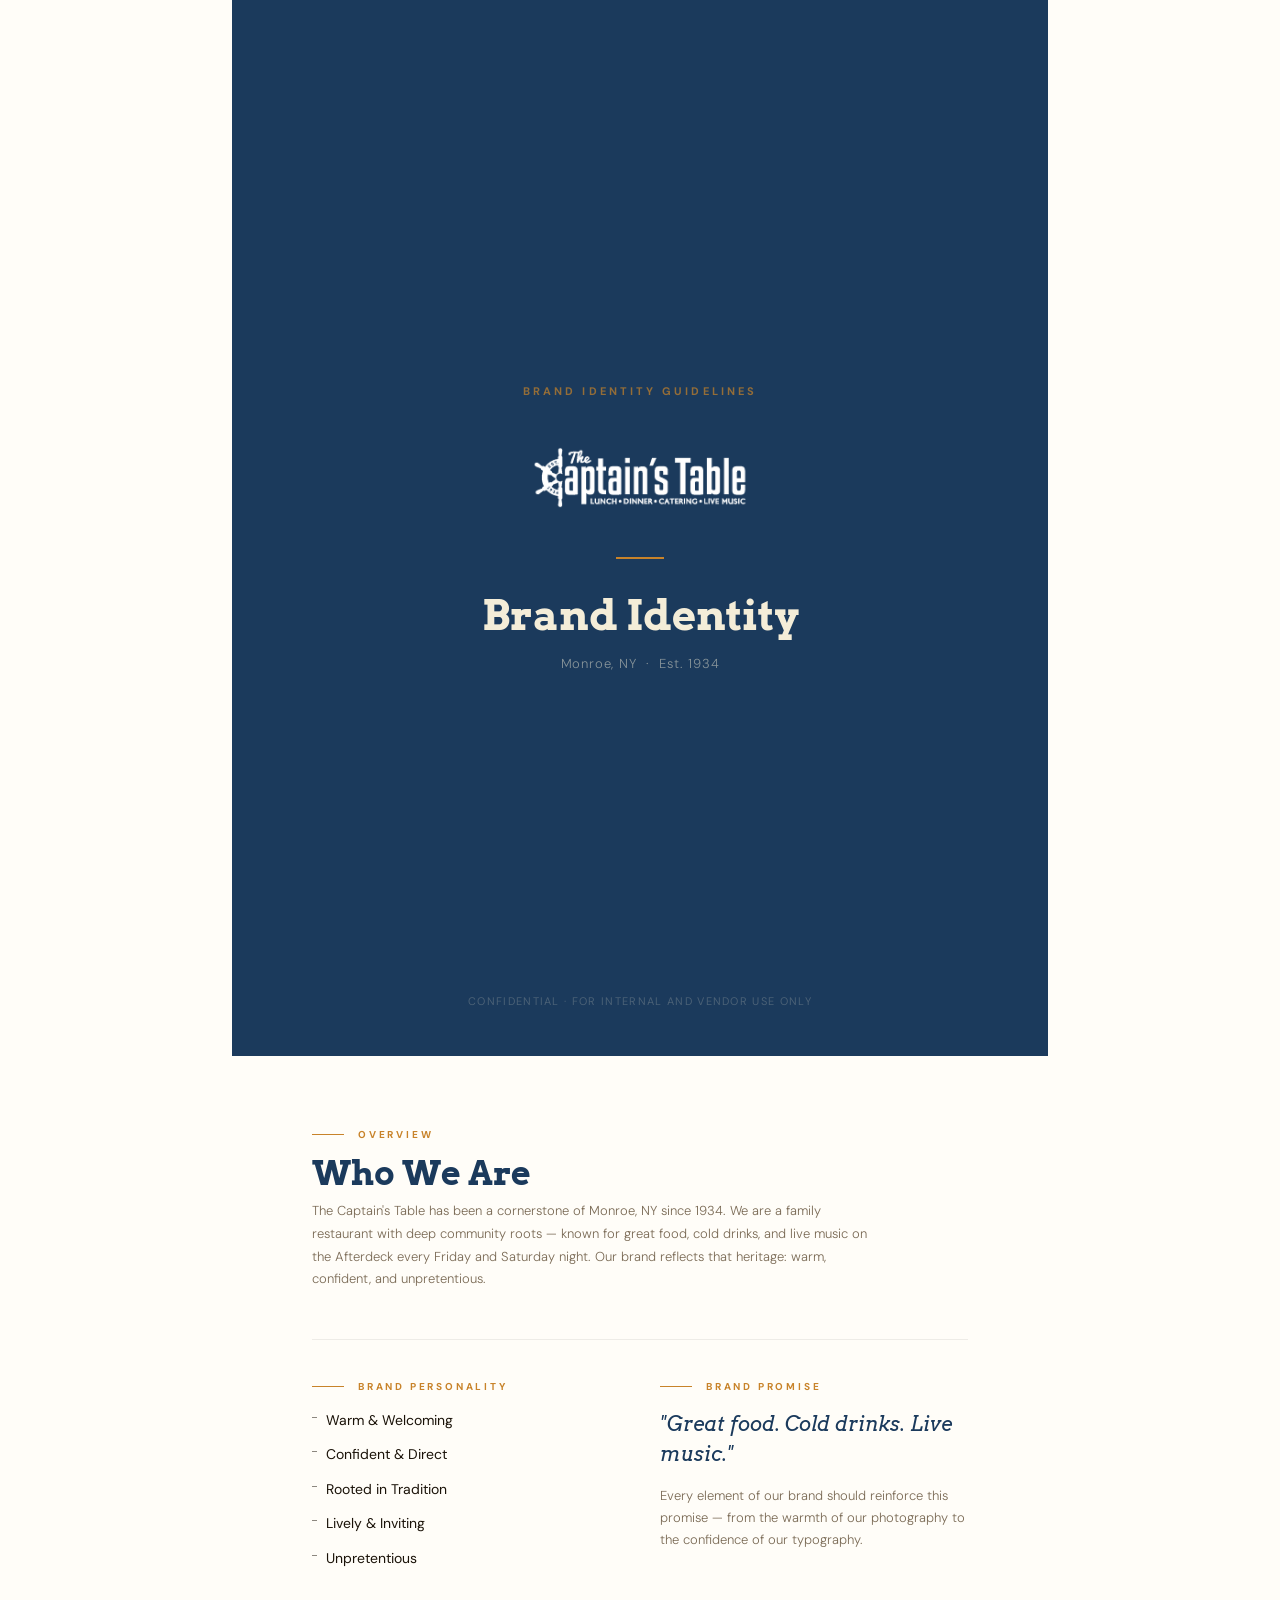
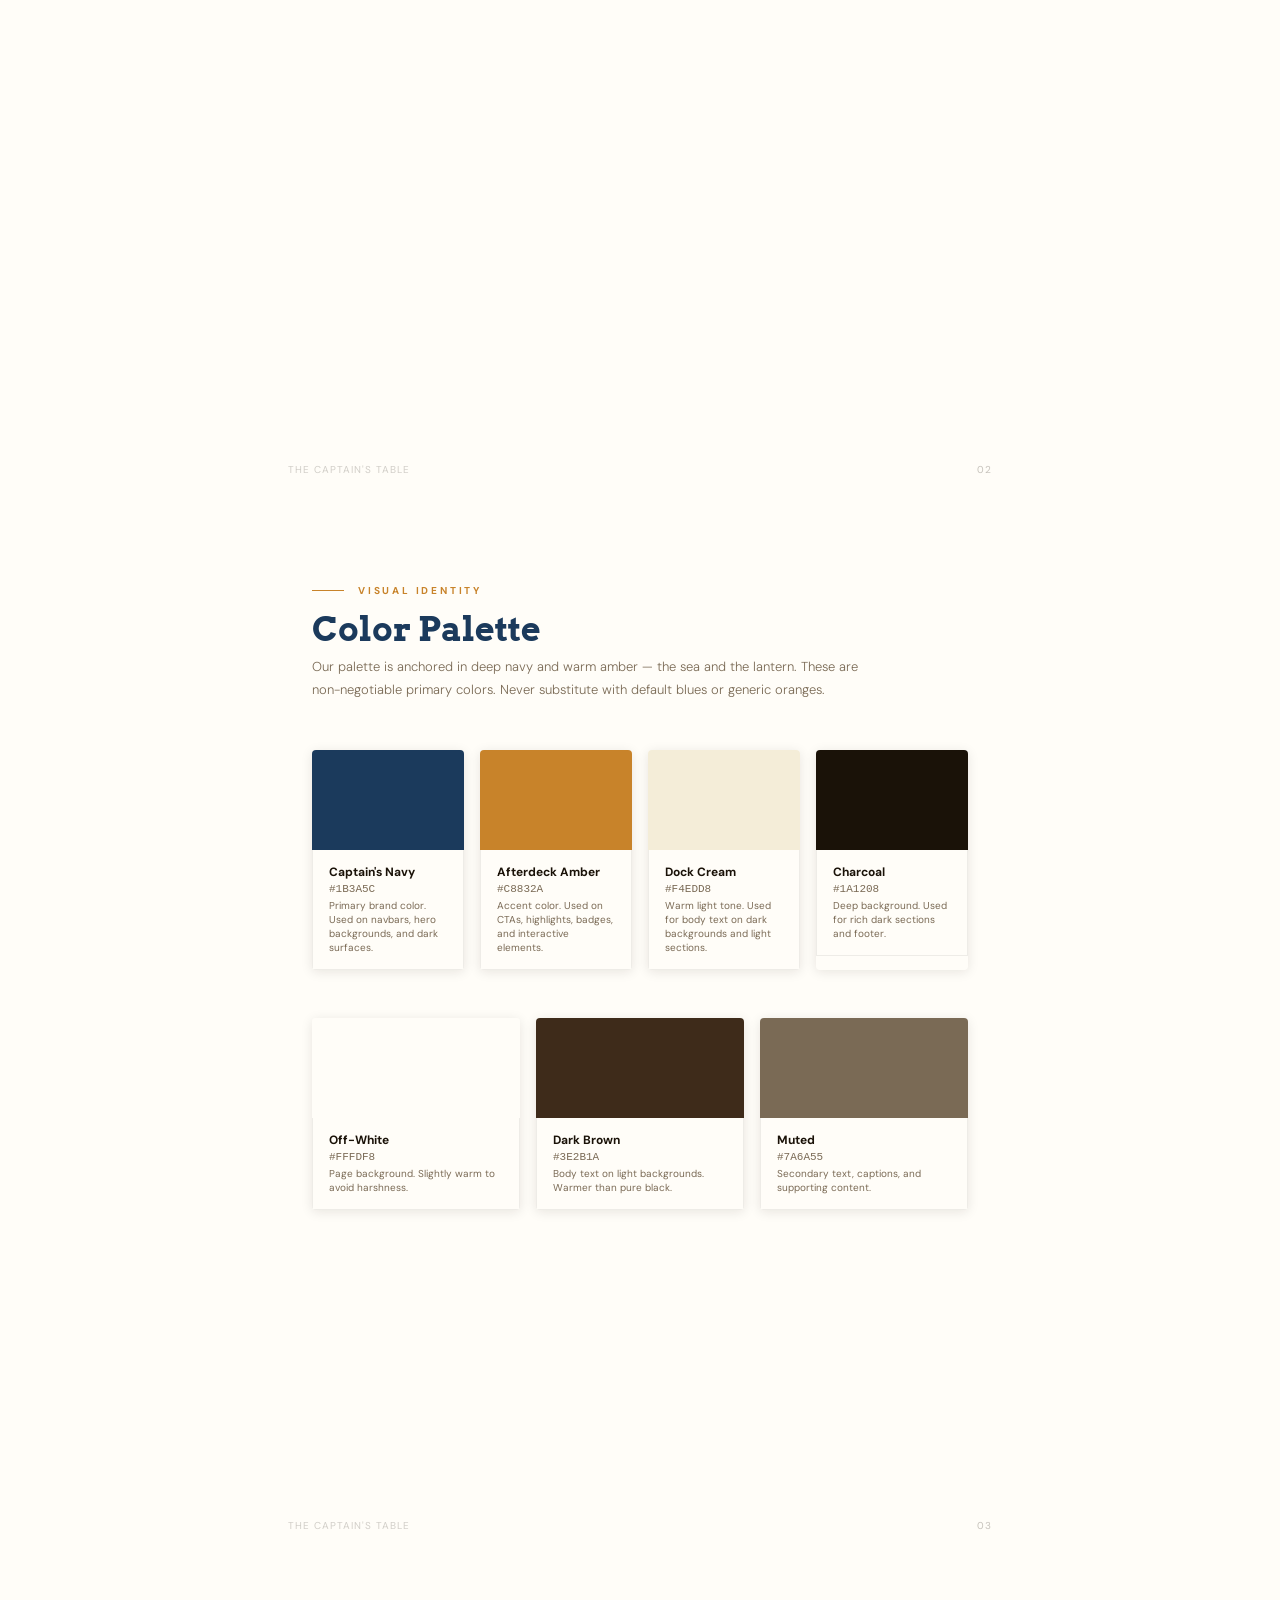
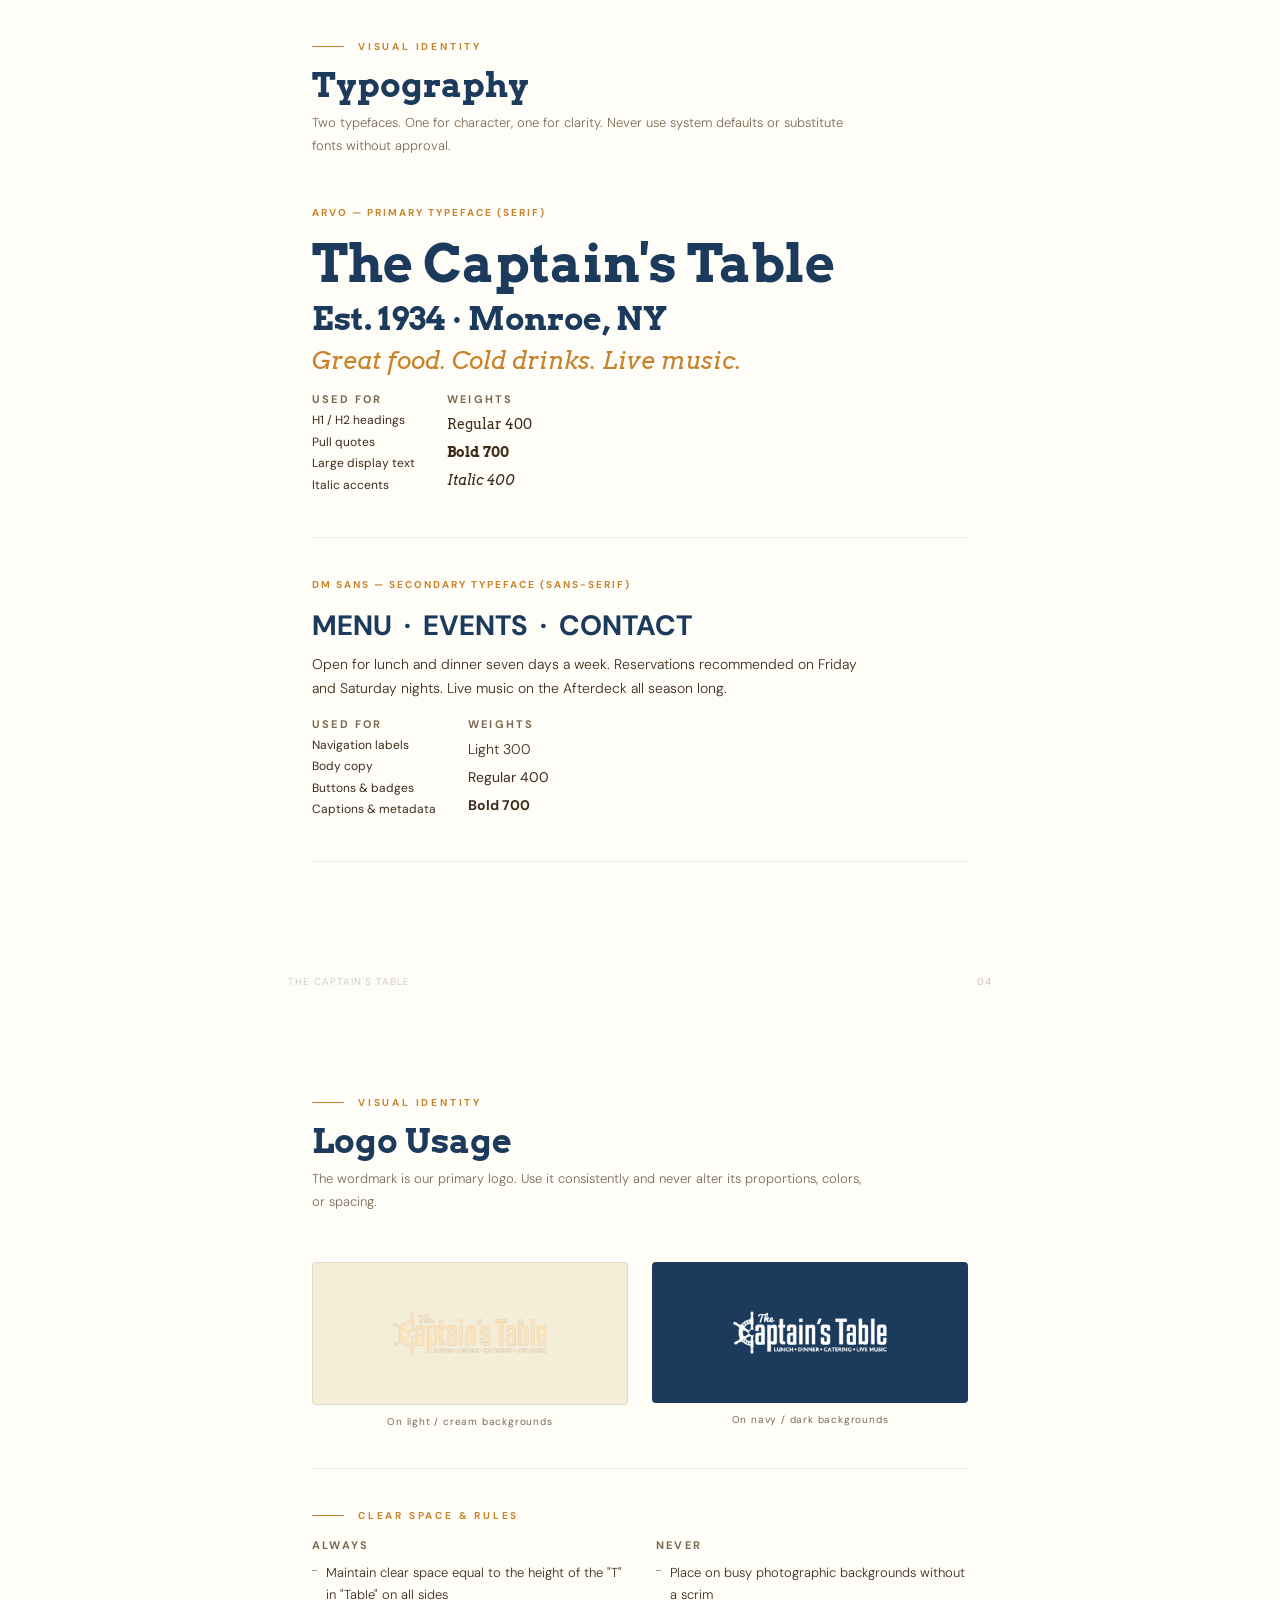
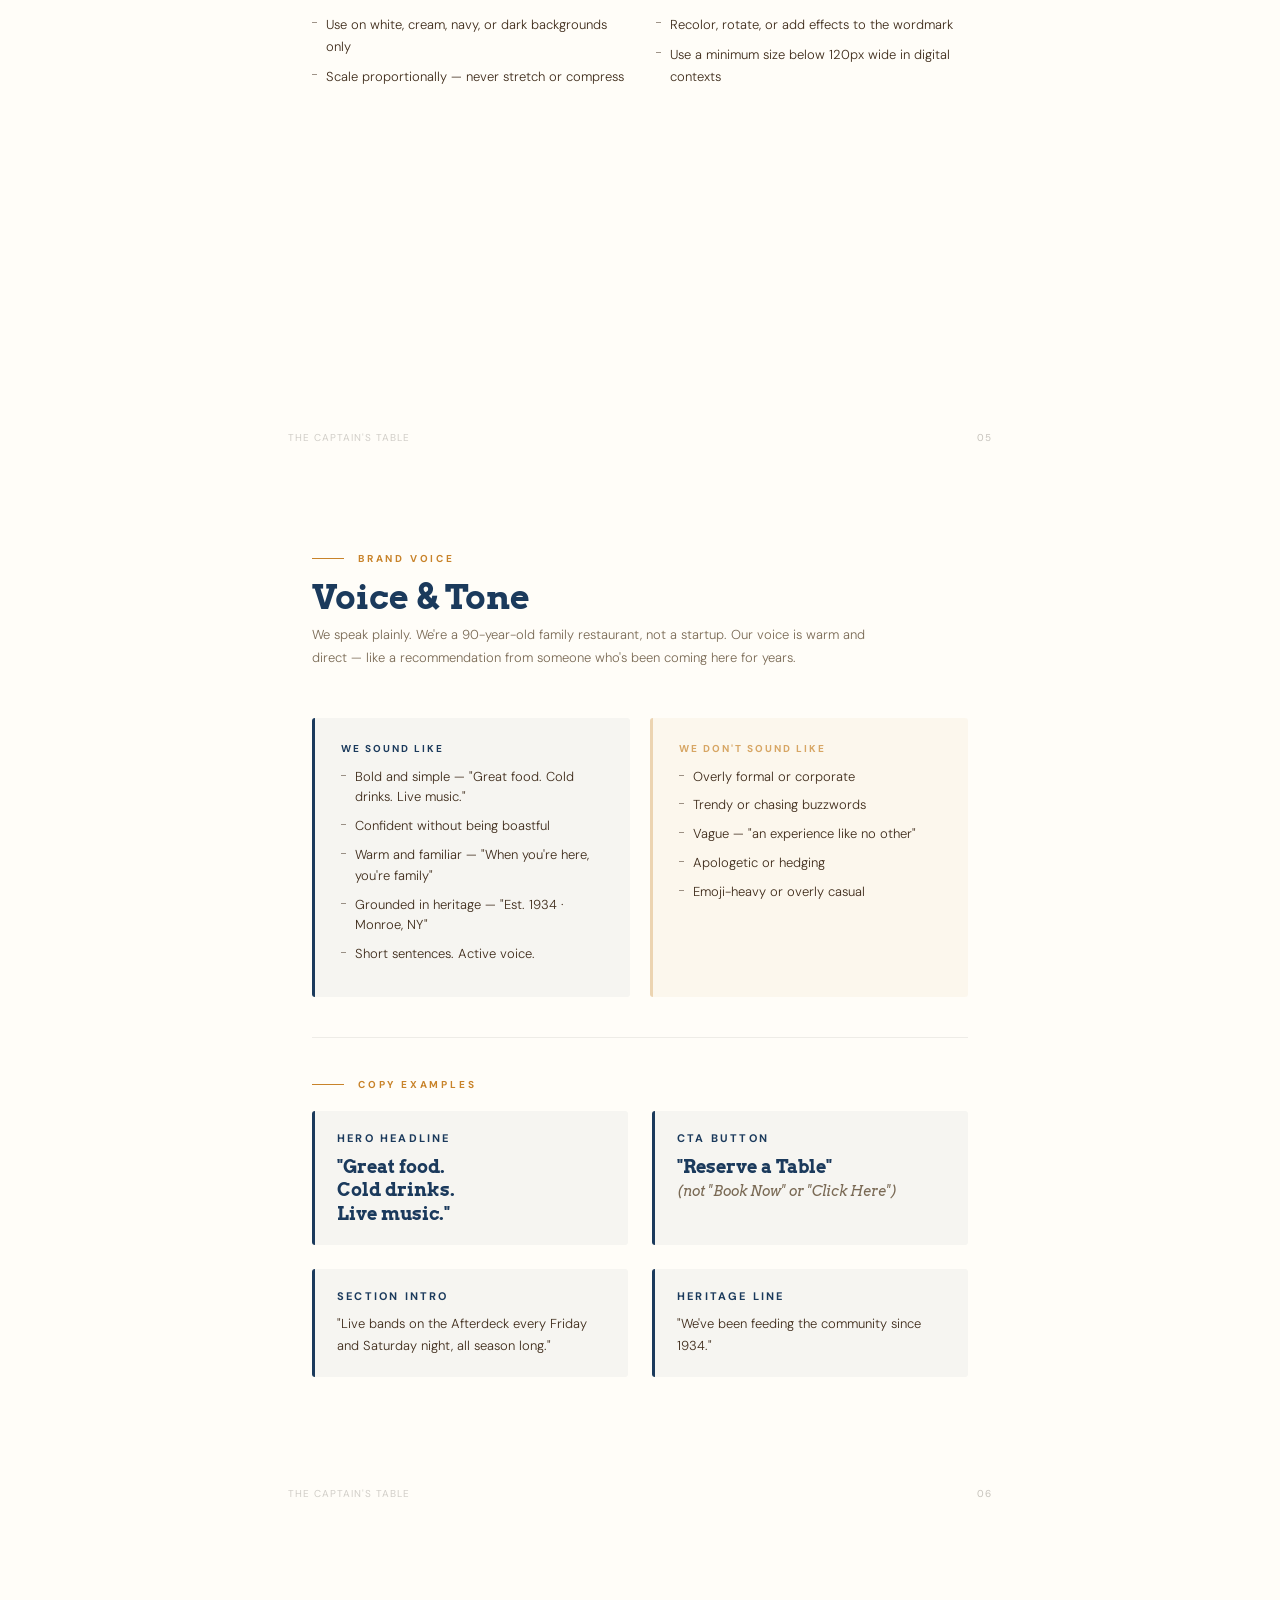
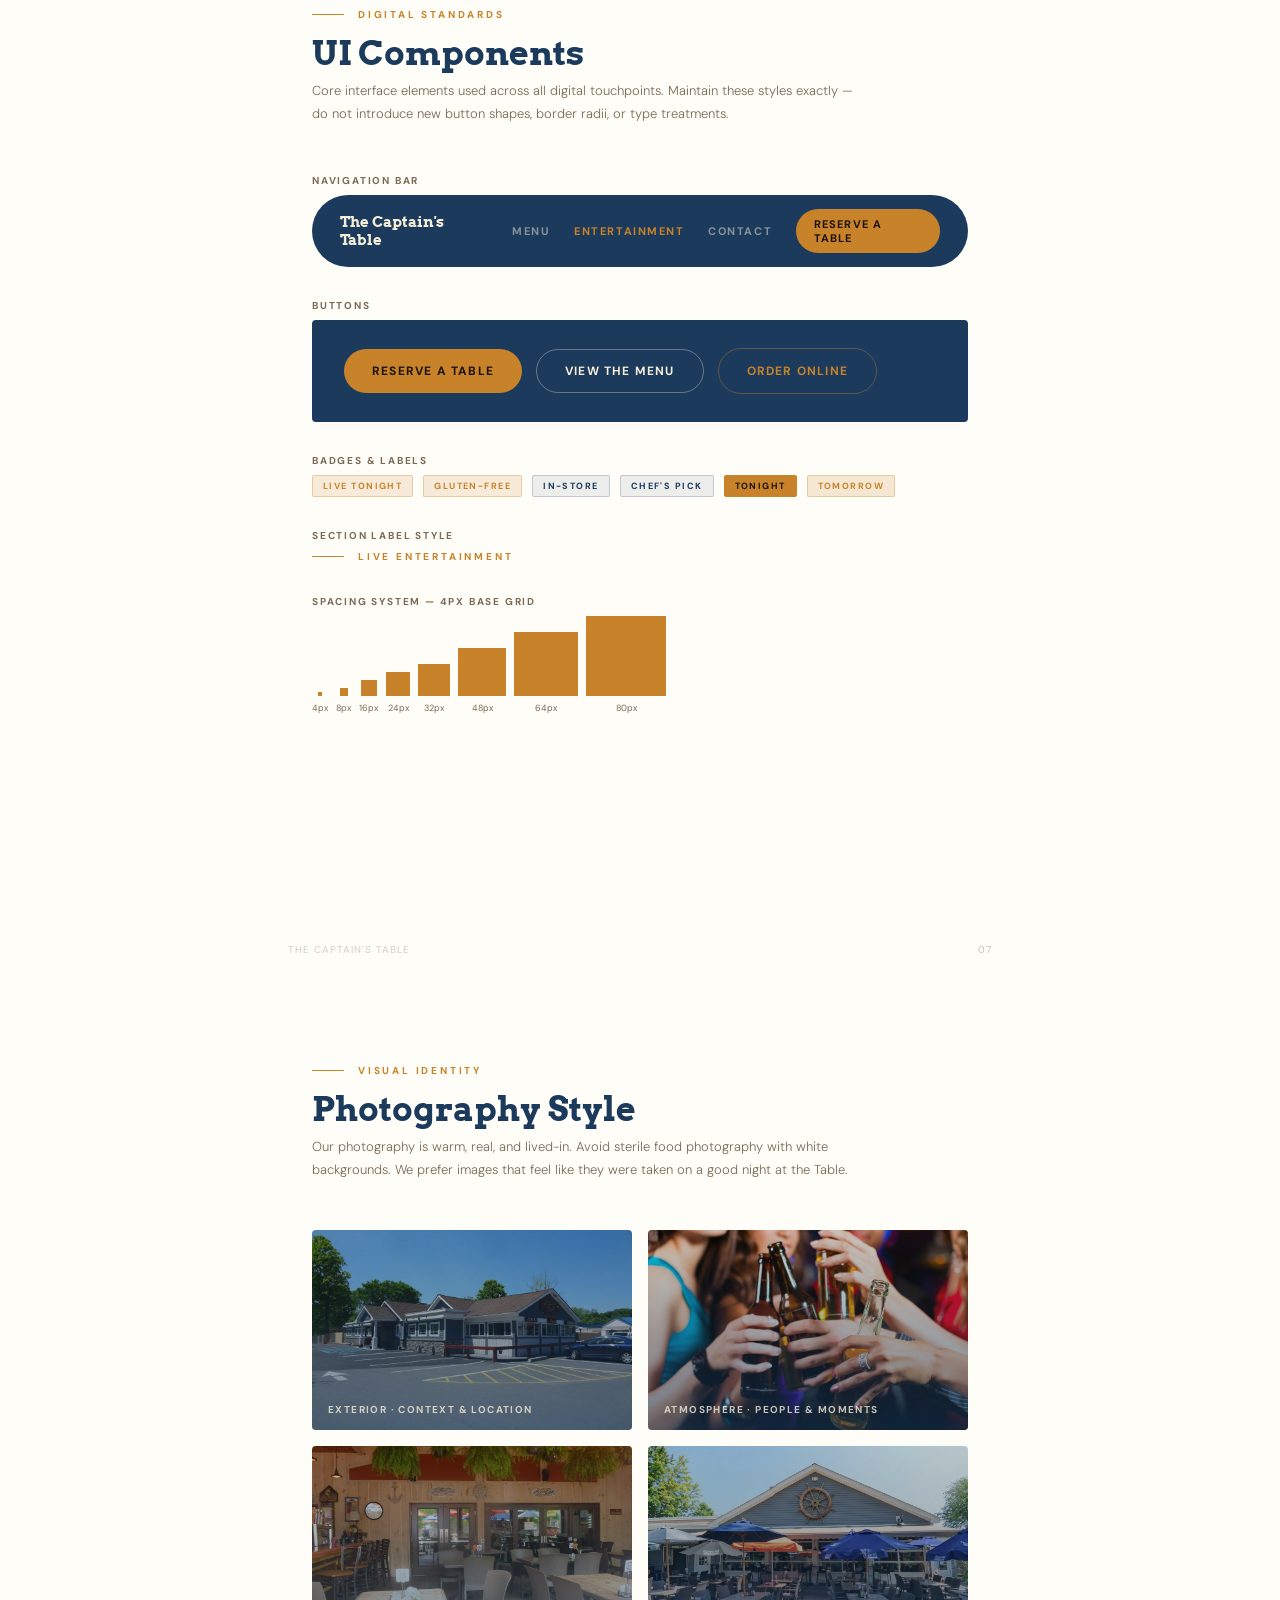
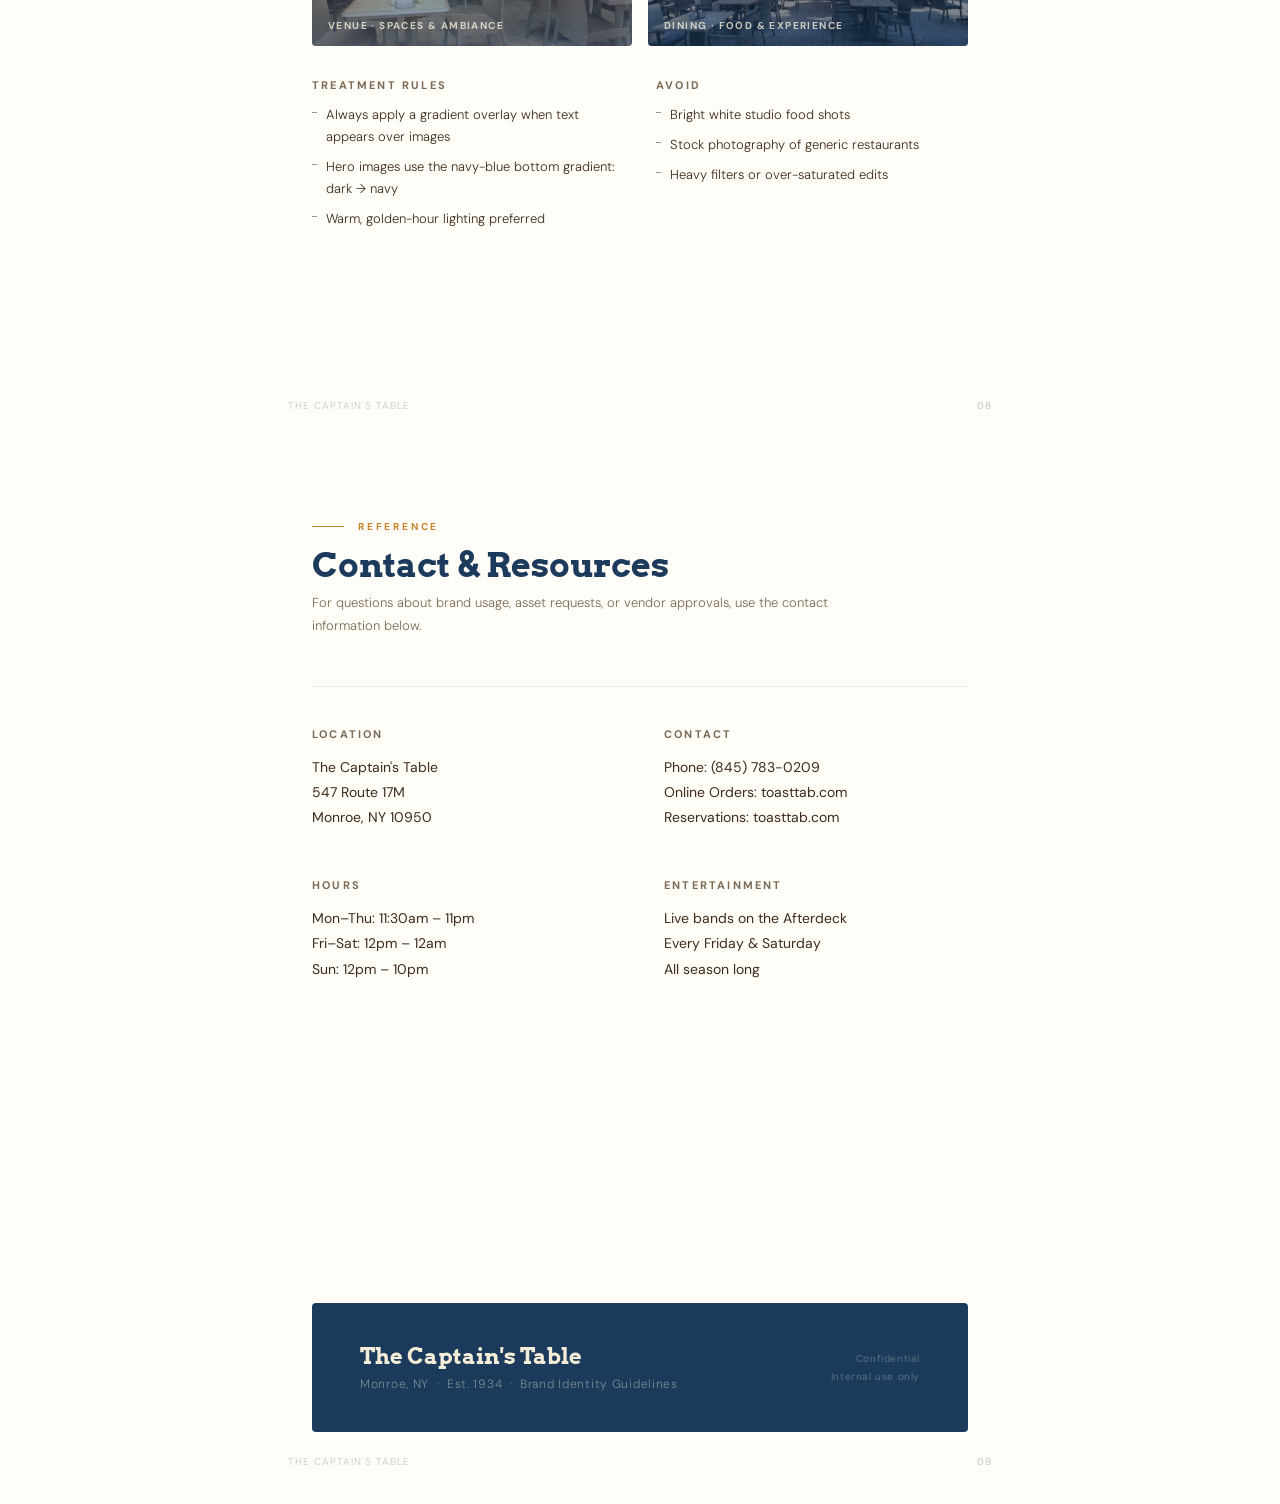
<file: brand-identity.html>
<!DOCTYPE html>
<html lang="en">
<head>
<meta charset="UTF-8">
<title>Brand Identity — The Captain's Table</title>
<link rel="preconnect" href="https://fonts.googleapis.com">
<link href="https://fonts.googleapis.com/css2?family=Arvo:ital,wght@0,400;0,700;1,400&family=DM+Sans:wght@300;400;700&display=swap" rel="stylesheet">
<style>
  *{margin:0;padding:0;box-sizing:border-box}
  :root{
    --navy:#1B3A5C;--amber:#C8832A;--cream:#F4EDD8;
    --dark:#1A1208;--white:#FFFDF8;--brown:#3E2B1A;--muted:#7A6A55;
    --serif:'Arvo','Georgia',serif;--sans:'DM Sans','Helvetica Neue',sans-serif;
  }
  html{background:var(--white)}
  body{font-family:var(--sans);color:var(--dark);background:var(--white);-webkit-print-color-adjust:exact;print-color-adjust:exact}

  /* ── PAGE BREAKS ── */
  .page{width:816px;min-height:1056px;margin:0 auto;position:relative;overflow:hidden;page-break-after:always}
  .page:last-child{page-break-after:avoid}

  /* ── COVER ── */
  .cover{background:var(--navy);display:flex;flex-direction:column;align-items:center;justify-content:center;text-align:center;padding:80px}
  .cover-eyebrow{font-family:var(--sans);font-size:11px;font-weight:700;letter-spacing:.28em;text-transform:uppercase;color:rgba(200,131,42,.7);margin-bottom:48px}
  .cover-logo{width:220px;margin:0 auto 48px;display:block;filter:brightness(0) invert(1)}
  .cover-rule{width:48px;height:2px;background:var(--amber);margin:0 auto 32px}
  .cover-title{font-family:var(--serif);font-size:42px;font-weight:700;color:var(--cream);line-height:1.15;margin-bottom:16px}
  .cover-sub{font-family:var(--sans);font-size:13px;font-weight:300;color:rgba(244,237,216,.5);letter-spacing:.06em}
  .cover-footer{position:absolute;bottom:48px;left:0;right:0;text-align:center;font-family:var(--sans);font-size:11px;color:rgba(244,237,216,.22);letter-spacing:.12em;text-transform:uppercase}

  /* ── SECTION PAGES ── */
  .inner{padding:72px 80px}
  .section-label{font-family:var(--sans);font-size:10px;font-weight:700;letter-spacing:.28em;text-transform:uppercase;color:var(--amber);margin-bottom:12px;display:flex;align-items:center;gap:14px}
  .section-label::before{content:'';display:block;width:32px;height:1px;background:var(--amber)}
  .section-title{font-family:var(--serif);font-size:34px;font-weight:700;color:var(--navy);line-height:1.15;margin-bottom:8px}
  .section-body{font-family:var(--sans);font-size:13px;font-weight:300;color:var(--muted);line-height:1.75;max-width:560px;margin-bottom:48px}
  .divider{width:100%;height:1px;background:rgba(26,18,8,.07);margin:40px 0}

  /* ── COLORS ── */
  .color-grid{display:grid;grid-template-columns:repeat(4,1fr);gap:16px;margin-bottom:48px}
  .color-swatch{border-radius:4px;overflow:hidden;box-shadow:0 2px 12px rgba(26,18,8,.1)}
  .swatch-block{height:100px}
  .swatch-info{padding:14px 16px;background:var(--white);border:1px solid rgba(26,18,8,.07);border-top:none}
  .swatch-name{font-family:var(--sans);font-size:12px;font-weight:700;color:var(--dark);margin-bottom:3px}
  .swatch-hex{font-family:'Courier New',monospace;font-size:11px;color:var(--muted)}
  .swatch-role{font-family:var(--sans);font-size:10px;font-weight:400;color:var(--muted);margin-top:4px;line-height:1.4}
  .color-grid-secondary{display:grid;grid-template-columns:repeat(3,1fr);gap:16px}

  /* ── TYPOGRAPHY ── */
  .type-specimen{margin-bottom:40px;padding-bottom:40px;border-bottom:1px solid rgba(26,18,8,.07)}
  .type-specimen:last-child{border-bottom:none}
  .type-meta{font-family:var(--sans);font-size:10px;font-weight:700;letter-spacing:.2em;text-transform:uppercase;color:var(--amber);margin-bottom:16px}
  .type-sample-serif-xl{font-family:var(--serif);font-size:52px;font-weight:700;color:var(--navy);line-height:1.1;margin-bottom:8px}
  .type-sample-serif-lg{font-family:var(--serif);font-size:32px;font-weight:700;color:var(--navy);line-height:1.2;margin-bottom:8px}
  .type-sample-serif-em{font-family:var(--serif);font-size:24px;font-weight:400;font-style:italic;color:var(--amber);margin-bottom:8px}
  .type-sample-sans{font-family:var(--sans);font-size:13px;font-weight:300;color:var(--brown);line-height:1.75;max-width:560px}
  .type-sample-sans-label{font-family:var(--sans);font-size:11px;font-weight:700;letter-spacing:.2em;text-transform:uppercase;color:var(--muted);margin-bottom:4px}
  .type-scale{display:flex;flex-direction:column;gap:10px;margin-top:16px}
  .type-scale-row{display:flex;align-items:baseline;gap:20px}
  .type-scale-label{font-family:var(--sans);font-size:10px;color:var(--muted);width:60px;flex-shrink:0}

  /* ── LOGO ── */
  .logo-grid{display:grid;grid-template-columns:1fr 1fr;gap:24px;margin-bottom:40px}
  .logo-box{border-radius:4px;padding:48px;display:flex;align-items:center;justify-content:center}
  .logo-box.light{background:var(--cream);border:1px solid rgba(26,18,8,.08)}
  .logo-box.dark{background:var(--navy)}
  .logo-box.amber-bg{background:var(--amber)}
  .logo-box.charcoal{background:var(--dark)}
  .logo-box img{width:160px;height:auto}
  .logo-caption{font-family:var(--sans);font-size:10px;color:var(--muted);text-align:center;margin-top:10px;letter-spacing:.08em}

  /* ── VOICE ── */
  .voice-grid{display:grid;grid-template-columns:1fr 1fr;gap:20px;margin-bottom:40px}
  .voice-card{padding:24px 26px;border-radius:3px;border-left:3px solid var(--amber)}
  .voice-card.do{background:rgba(27,58,92,.04);border-color:var(--navy)}
  .voice-card.dont{background:rgba(200,131,42,.05);border-color:rgba(200,131,42,.3)}
  .voice-card-label{font-family:var(--sans);font-size:10px;font-weight:700;letter-spacing:.2em;text-transform:uppercase;margin-bottom:12px}
  .voice-card.do .voice-card-label{color:var(--navy)}
  .voice-card.dont .voice-card-label{color:rgba(200,131,42,.7)}
  .voice-item{font-family:var(--sans);font-size:13px;font-weight:300;color:var(--brown);line-height:1.6;margin-bottom:8px;padding-left:14px;position:relative}
  .voice-item::before{content:'';position:absolute;left:0;top:8px;width:5px;height:1px;background:currentColor;opacity:.5}

  /* ── COMPONENTS ── */
  .component-row{display:flex;align-items:center;gap:16px;flex-wrap:wrap;margin-bottom:32px}
  .comp-label{font-family:var(--sans);font-size:10px;font-weight:700;letter-spacing:.18em;text-transform:uppercase;color:var(--muted);width:100%;margin-bottom:8px}
  .btn-primary-demo{display:inline-flex;align-items:center;gap:8px;font-family:var(--sans);font-size:12px;font-weight:700;letter-spacing:.1em;text-transform:uppercase;background:var(--amber);color:var(--dark);padding:14px 28px;border-radius:9999px;text-decoration:none}
  .btn-ghost-demo{display:inline-flex;align-items:center;gap:8px;font-family:var(--sans);font-size:12px;font-weight:700;letter-spacing:.1em;text-transform:uppercase;background:transparent;color:var(--cream);padding:13px 28px;border-radius:9999px;text-decoration:none;border:1px solid rgba(244,237,216,.35)}
  .btn-demo-wrap{background:var(--navy);padding:28px 32px;border-radius:4px;display:flex;gap:14px;align-items:center;flex-wrap:wrap}
  .badge-demo{font-family:var(--sans);font-size:9px;font-weight:700;letter-spacing:.16em;text-transform:uppercase;padding:4px 10px;border-radius:2px}
  .badge-amber{background:rgba(200,131,42,.15);color:var(--amber);border:1px solid rgba(200,131,42,.3)}
  .badge-navy{background:rgba(27,58,92,.08);color:var(--navy);border:1px solid rgba(27,58,92,.2)}
  .nav-demo{background:var(--navy);border-radius:100px;padding:14px 28px;display:flex;align-items:center;justify-content:space-between;gap:24px}
  .nav-demo-link{font-family:var(--sans);font-size:11px;font-weight:700;letter-spacing:.14em;text-transform:uppercase;color:rgba(244,237,216,.5)}
  .nav-demo-link.active{color:var(--amber)}
  .nav-demo-cta{font-family:var(--sans);font-size:11px;font-weight:700;letter-spacing:.1em;text-transform:uppercase;background:var(--amber);color:var(--dark);padding:8px 18px;border-radius:9999px}

  /* ── PHOTOGRAPHY ── */
  .photo-grid{display:grid;grid-template-columns:1fr 1fr;gap:16px;margin-bottom:32px}
  .photo-item{border-radius:4px;overflow:hidden;position:relative}
  .photo-item img{width:100%;height:200px;object-fit:cover;display:block}
  .photo-overlay{position:absolute;inset:0;background:linear-gradient(to bottom,rgba(26,18,8,.2) 0%,rgba(27,58,92,.6) 100%)}
  .photo-caption{position:absolute;bottom:14px;left:16px;font-family:var(--sans);font-size:10px;font-weight:700;letter-spacing:.14em;text-transform:uppercase;color:rgba(244,237,216,.8)}

  /* ── PAGE NUMBERS ── */
  .pg-num{position:absolute;bottom:36px;right:56px;font-family:var(--sans);font-size:10px;color:rgba(26,18,8,.25);letter-spacing:.12em}
  .pg-watermark{position:absolute;bottom:36px;left:56px;font-family:var(--sans);font-size:10px;color:rgba(26,18,8,.2);letter-spacing:.1em;text-transform:uppercase}

  @media print{
    body{-webkit-print-color-adjust:exact;print-color-adjust:exact}
    .page{page-break-after:always;margin:0;width:100%}
  }
</style>
</head>
<body>

<!-- ══ PAGE 1: COVER ══ -->
<div class="page cover">
  <div class="cover-eyebrow">Brand Identity Guidelines</div>
  <img class="cover-logo" src="brand_assets/captains_wordmark.png" alt="The Captain's Table">
  <div class="cover-rule"></div>
  <div class="cover-title">Brand Identity</div>
  <div class="cover-sub">Monroe, NY &nbsp;·&nbsp; Est. 1934</div>
  <div class="cover-footer">Confidential · For internal and vendor use only</div>
</div>

<!-- ══ PAGE 2: BRAND OVERVIEW ══ -->
<div class="page inner">
  <div class="section-label">Overview</div>
  <h1 class="section-title">Who We Are</h1>
  <p class="section-body">The Captain's Table has been a cornerstone of Monroe, NY since 1934. We are a family restaurant with deep community roots — known for great food, cold drinks, and live music on the Afterdeck every Friday and Saturday night. Our brand reflects that heritage: warm, confident, and unpretentious.</p>

  <div class="divider"></div>

  <div style="display:grid;grid-template-columns:1fr 1fr;gap:40px">
    <div>
      <div class="section-label" style="margin-bottom:16px">Brand Personality</div>
      <div class="voice-item" style="font-size:14px;font-weight:400;color:var(--dark);margin-bottom:12px">Warm &amp; Welcoming</div>
      <div class="voice-item" style="font-size:14px;font-weight:400;color:var(--dark);margin-bottom:12px">Confident &amp; Direct</div>
      <div class="voice-item" style="font-size:14px;font-weight:400;color:var(--dark);margin-bottom:12px">Rooted in Tradition</div>
      <div class="voice-item" style="font-size:14px;font-weight:400;color:var(--dark);margin-bottom:12px">Lively &amp; Inviting</div>
      <div class="voice-item" style="font-size:14px;font-weight:400;color:var(--dark)">Unpretentious</div>
    </div>
    <div>
      <div class="section-label" style="margin-bottom:16px">Brand Promise</div>
      <p style="font-family:var(--serif);font-size:20px;font-weight:400;font-style:italic;color:var(--navy);line-height:1.5">"Great food. Cold drinks. Live music."</p>
      <p style="font-family:var(--sans);font-size:13px;font-weight:300;color:var(--muted);line-height:1.7;margin-top:16px">Every element of our brand should reinforce this promise — from the warmth of our photography to the confidence of our typography.</p>
    </div>
  </div>

  <div class="pg-watermark">The Captain's Table</div>
  <div class="pg-num">02</div>
</div>

<!-- ══ PAGE 3: COLOR PALETTE ══ -->
<div class="page inner">
  <div class="section-label">Visual Identity</div>
  <h2 class="section-title">Color Palette</h2>
  <p class="section-body">Our palette is anchored in deep navy and warm amber — the sea and the lantern. These are non-negotiable primary colors. Never substitute with default blues or generic oranges.</p>

  <div class="color-grid">
    <div class="color-swatch">
      <div class="swatch-block" style="background:#1B3A5C"></div>
      <div class="swatch-info">
        <div class="swatch-name">Captain's Navy</div>
        <div class="swatch-hex">#1B3A5C</div>
        <div class="swatch-role">Primary brand color. Used on navbars, hero backgrounds, and dark surfaces.</div>
      </div>
    </div>
    <div class="color-swatch">
      <div class="swatch-block" style="background:#C8832A"></div>
      <div class="swatch-info">
        <div class="swatch-name">Afterdeck Amber</div>
        <div class="swatch-hex">#C8832A</div>
        <div class="swatch-role">Accent color. Used on CTAs, highlights, badges, and interactive elements.</div>
      </div>
    </div>
    <div class="color-swatch">
      <div class="swatch-block" style="background:#F4EDD8"></div>
      <div class="swatch-info">
        <div class="swatch-name">Dock Cream</div>
        <div class="swatch-hex">#F4EDD8</div>
        <div class="swatch-role">Warm light tone. Used for body text on dark backgrounds and light sections.</div>
      </div>
    </div>
    <div class="color-swatch">
      <div class="swatch-block" style="background:#1A1208"></div>
      <div class="swatch-info">
        <div class="swatch-name">Charcoal</div>
        <div class="swatch-hex">#1A1208</div>
        <div class="swatch-role">Deep background. Used for rich dark sections and footer.</div>
      </div>
    </div>
  </div>

  <div class="color-grid-secondary">
    <div class="color-swatch">
      <div class="swatch-block" style="background:#FFFDF8"></div>
      <div class="swatch-info">
        <div class="swatch-name">Off-White</div>
        <div class="swatch-hex">#FFFDF8</div>
        <div class="swatch-role">Page background. Slightly warm to avoid harshness.</div>
      </div>
    </div>
    <div class="color-swatch">
      <div class="swatch-block" style="background:#3E2B1A"></div>
      <div class="swatch-info">
        <div class="swatch-name">Dark Brown</div>
        <div class="swatch-hex">#3E2B1A</div>
        <div class="swatch-role">Body text on light backgrounds. Warmer than pure black.</div>
      </div>
    </div>
    <div class="color-swatch">
      <div class="swatch-block" style="background:#7A6A55"></div>
      <div class="swatch-info">
        <div class="swatch-name">Muted</div>
        <div class="swatch-hex">#7A6A55</div>
        <div class="swatch-role">Secondary text, captions, and supporting content.</div>
      </div>
    </div>
  </div>

  <div class="pg-watermark">The Captain's Table</div>
  <div class="pg-num">03</div>
</div>

<!-- ══ PAGE 4: TYPOGRAPHY ══ -->
<div class="page inner">
  <div class="section-label">Visual Identity</div>
  <h2 class="section-title">Typography</h2>
  <p class="section-body">Two typefaces. One for character, one for clarity. Never use system defaults or substitute fonts without approval.</p>

  <div class="type-specimen">
    <div class="type-meta">Arvo — Primary Typeface (Serif)</div>
    <div class="type-sample-serif-xl">The Captain's Table</div>
    <div class="type-sample-serif-lg">Est. 1934 · Monroe, NY</div>
    <div class="type-sample-serif-em">Great food. Cold drinks. Live music.</div>
    <div style="margin-top:16px;display:flex;gap:32px">
      <div>
        <div class="type-sample-sans-label">Used for</div>
        <div style="font-family:var(--sans);font-size:12px;color:var(--brown);line-height:1.8">H1 / H2 headings<br>Pull quotes<br>Large display text<br>Italic accents</div>
      </div>
      <div>
        <div class="type-sample-sans-label">Weights</div>
        <div style="font-family:var(--serif);font-size:14px;color:var(--brown);line-height:2">Regular 400<br><strong>Bold 700</strong><br><em>Italic 400</em></div>
      </div>
    </div>
  </div>

  <div class="type-specimen">
    <div class="type-meta">DM Sans — Secondary Typeface (Sans-Serif)</div>
    <div style="font-family:'DM Sans',sans-serif;font-size:28px;font-weight:700;color:var(--navy);margin-bottom:8px">MENU &nbsp;·&nbsp; EVENTS &nbsp;·&nbsp; CONTACT</div>
    <div class="type-sample-sans" style="font-size:14px">Open for lunch and dinner seven days a week. Reservations recommended on Friday and Saturday nights. Live music on the Afterdeck all season long.</div>
    <div style="margin-top:16px;display:flex;gap:32px">
      <div>
        <div class="type-sample-sans-label">Used for</div>
        <div style="font-family:var(--sans);font-size:12px;color:var(--brown);line-height:1.8">Navigation labels<br>Body copy<br>Buttons &amp; badges<br>Captions &amp; metadata</div>
      </div>
      <div>
        <div class="type-sample-sans-label">Weights</div>
        <div style="font-family:'DM Sans',sans-serif;font-size:14px;color:var(--brown);line-height:2;font-weight:300">Light 300<br><span style="font-weight:400">Regular 400</span><br><span style="font-weight:700">Bold 700</span></div>
      </div>
    </div>
  </div>

  <div class="pg-watermark">The Captain's Table</div>
  <div class="pg-num">04</div>
</div>

<!-- ══ PAGE 5: LOGO ══ -->
<div class="page inner">
  <div class="section-label">Visual Identity</div>
  <h2 class="section-title">Logo Usage</h2>
  <p class="section-body">The wordmark is our primary logo. Use it consistently and never alter its proportions, colors, or spacing.</p>

  <div class="logo-grid">
    <div>
      <div class="logo-box light">
        <img src="brand_assets/captains_wordmark.png" alt="Wordmark on light">
      </div>
      <div class="logo-caption">On light / cream backgrounds</div>
    </div>
    <div>
      <div class="logo-box dark">
        <img src="brand_assets/captains_wordmark.png" alt="Wordmark on dark" style="filter:brightness(0) invert(1)">
      </div>
      <div class="logo-caption">On navy / dark backgrounds</div>
    </div>
  </div>

  <div class="divider"></div>

  <div class="section-label" style="margin-bottom:16px">Clear Space &amp; Rules</div>
  <div style="display:grid;grid-template-columns:1fr 1fr;gap:32px">
    <div>
      <div class="type-sample-sans-label" style="margin-bottom:10px">Always</div>
      <div class="voice-item" style="font-family:var(--sans);font-size:13px;color:var(--brown);line-height:1.7;margin-bottom:8px">Maintain clear space equal to the height of the "T" in "Table" on all sides</div>
      <div class="voice-item" style="font-family:var(--sans);font-size:13px;color:var(--brown);line-height:1.7;margin-bottom:8px">Use on white, cream, navy, or dark backgrounds only</div>
      <div class="voice-item" style="font-family:var(--sans);font-size:13px;color:var(--brown);line-height:1.7">Scale proportionally — never stretch or compress</div>
    </div>
    <div>
      <div class="type-sample-sans-label" style="margin-bottom:10px">Never</div>
      <div class="voice-item" style="font-family:var(--sans);font-size:13px;color:var(--brown);line-height:1.7;margin-bottom:8px">Place on busy photographic backgrounds without a scrim</div>
      <div class="voice-item" style="font-family:var(--sans);font-size:13px;color:var(--brown);line-height:1.7;margin-bottom:8px">Recolor, rotate, or add effects to the wordmark</div>
      <div class="voice-item" style="font-family:var(--sans);font-size:13px;color:var(--brown);line-height:1.7">Use a minimum size below 120px wide in digital contexts</div>
    </div>
  </div>

  <div class="pg-watermark">The Captain's Table</div>
  <div class="pg-num">05</div>
</div>

<!-- ══ PAGE 6: VOICE & TONE ══ -->
<div class="page inner">
  <div class="section-label">Brand Voice</div>
  <h2 class="section-title">Voice &amp; Tone</h2>
  <p class="section-body">We speak plainly. We're a 90-year-old family restaurant, not a startup. Our voice is warm and direct — like a recommendation from someone who's been coming here for years.</p>

  <div class="voice-grid">
    <div class="voice-card do">
      <div class="voice-card-label">We Sound Like</div>
      <div class="voice-item">Bold and simple — "Great food. Cold drinks. Live music."</div>
      <div class="voice-item">Confident without being boastful</div>
      <div class="voice-item">Warm and familiar — "When you're here, you're family"</div>
      <div class="voice-item">Grounded in heritage — "Est. 1934 · Monroe, NY"</div>
      <div class="voice-item">Short sentences. Active voice.</div>
    </div>
    <div class="voice-card dont">
      <div class="voice-card-label">We Don't Sound Like</div>
      <div class="voice-item">Overly formal or corporate</div>
      <div class="voice-item">Trendy or chasing buzzwords</div>
      <div class="voice-item">Vague — "an experience like no other"</div>
      <div class="voice-item">Apologetic or hedging</div>
      <div class="voice-item">Emoji-heavy or overly casual</div>
    </div>
  </div>

  <div class="divider"></div>

  <div class="section-label" style="margin-bottom:20px">Copy Examples</div>
  <div style="display:grid;grid-template-columns:1fr 1fr;gap:24px">
    <div style="background:rgba(27,58,92,.04);padding:20px 22px;border-radius:3px;border-left:3px solid var(--navy)">
      <div class="type-sample-sans-label" style="margin-bottom:10px;color:var(--navy)">Hero Headline</div>
      <div style="font-family:var(--serif);font-size:18px;font-weight:700;color:var(--navy);line-height:1.3">"Great food.<br>Cold drinks.<br>Live music."</div>
    </div>
    <div style="background:rgba(27,58,92,.04);padding:20px 22px;border-radius:3px;border-left:3px solid var(--navy)">
      <div class="type-sample-sans-label" style="margin-bottom:10px;color:var(--navy)">CTA Button</div>
      <div style="font-family:var(--serif);font-size:18px;font-weight:700;color:var(--navy);line-height:1.3">"Reserve a Table"<br><span style="font-size:14px;font-weight:400;font-style:italic;color:var(--muted)">(not "Book Now" or "Click Here")</span></div>
    </div>
    <div style="background:rgba(27,58,92,.04);padding:20px 22px;border-radius:3px;border-left:3px solid var(--navy)">
      <div class="type-sample-sans-label" style="margin-bottom:10px;color:var(--navy)">Section Intro</div>
      <div style="font-family:var(--sans);font-size:13px;font-weight:300;color:var(--brown);line-height:1.7">"Live bands on the Afterdeck every Friday and Saturday night, all season long."</div>
    </div>
    <div style="background:rgba(27,58,92,.04);padding:20px 22px;border-radius:3px;border-left:3px solid var(--navy)">
      <div class="type-sample-sans-label" style="margin-bottom:10px;color:var(--navy)">Heritage Line</div>
      <div style="font-family:var(--sans);font-size:13px;font-weight:300;color:var(--brown);line-height:1.7">"We've been feeding the community since 1934."</div>
    </div>
  </div>

  <div class="pg-watermark">The Captain's Table</div>
  <div class="pg-num">06</div>
</div>

<!-- ══ PAGE 7: UI COMPONENTS ══ -->
<div class="page inner">
  <div class="section-label">Digital Standards</div>
  <h2 class="section-title">UI Components</h2>
  <p class="section-body">Core interface elements used across all digital touchpoints. Maintain these styles exactly — do not introduce new button shapes, border radii, or type treatments.</p>

  <div class="comp-label">Navigation Bar</div>
  <div class="nav-demo" style="margin-bottom:32px">
    <span style="font-family:'Arvo',serif;font-size:15px;font-weight:700;color:var(--cream)">The Captain's Table</span>
    <div style="display:flex;gap:24px;align-items:center">
      <span class="nav-demo-link">Menu</span>
      <span class="nav-demo-link active">Entertainment</span>
      <span class="nav-demo-link">Contact</span>
      <span class="nav-demo-cta">Reserve a Table</span>
    </div>
  </div>

  <div class="comp-label">Buttons</div>
  <div class="btn-demo-wrap" style="margin-bottom:32px">
    <span class="btn-primary-demo">Reserve a Table</span>
    <span class="btn-ghost-demo">View the Menu</span>
    <span class="btn-primary-demo" style="background:transparent;color:var(--amber);border:1px solid rgba(200,131,42,.4)">Order Online</span>
  </div>

  <div class="comp-label">Badges &amp; Labels</div>
  <div style="display:flex;gap:10px;flex-wrap:wrap;margin-bottom:32px">
    <span class="badge-demo badge-amber">Live Tonight</span>
    <span class="badge-demo badge-amber">Gluten-Free</span>
    <span class="badge-demo badge-navy">In-Store</span>
    <span class="badge-demo badge-navy">Chef's Pick</span>
    <span class="badge-demo" style="background:var(--amber);color:var(--dark);border:1px solid var(--amber)">Tonight</span>
    <span class="badge-demo" style="background:rgba(200,131,42,.18);color:var(--amber);border:1px solid rgba(200,131,42,.3)">Tomorrow</span>
  </div>

  <div class="comp-label">Section Label Style</div>
  <div style="display:flex;align-items:center;gap:14px;margin-bottom:32px">
    <div style="width:32px;height:1px;background:var(--amber)"></div>
    <span style="font-family:'DM Sans',sans-serif;font-size:10px;font-weight:700;letter-spacing:.28em;text-transform:uppercase;color:var(--amber)">Live Entertainment</span>
  </div>

  <div class="comp-label">Spacing System — 4px Base Grid</div>
  <div style="display:flex;gap:8px;align-items:flex-end">
    <div style="display:flex;flex-direction:column;align-items:center;gap:6px"><div style="width:4px;height:4px;background:var(--amber)"></div><span style="font-family:var(--sans);font-size:9px;color:var(--muted)">4px</span></div>
    <div style="display:flex;flex-direction:column;align-items:center;gap:6px"><div style="width:8px;height:8px;background:var(--amber)"></div><span style="font-family:var(--sans);font-size:9px;color:var(--muted)">8px</span></div>
    <div style="display:flex;flex-direction:column;align-items:center;gap:6px"><div style="width:16px;height:16px;background:var(--amber)"></div><span style="font-family:var(--sans);font-size:9px;color:var(--muted)">16px</span></div>
    <div style="display:flex;flex-direction:column;align-items:center;gap:6px"><div style="width:24px;height:24px;background:var(--amber)"></div><span style="font-family:var(--sans);font-size:9px;color:var(--muted)">24px</span></div>
    <div style="display:flex;flex-direction:column;align-items:center;gap:6px"><div style="width:32px;height:32px;background:var(--amber)"></div><span style="font-family:var(--sans);font-size:9px;color:var(--muted)">32px</span></div>
    <div style="display:flex;flex-direction:column;align-items:center;gap:6px"><div style="width:48px;height:48px;background:var(--amber)"></div><span style="font-family:var(--sans);font-size:9px;color:var(--muted)">48px</span></div>
    <div style="display:flex;flex-direction:column;align-items:center;gap:6px"><div style="width:64px;height:64px;background:var(--amber)"></div><span style="font-family:var(--sans);font-size:9px;color:var(--muted)">64px</span></div>
    <div style="display:flex;flex-direction:column;align-items:center;gap:6px"><div style="width:80px;height:80px;background:var(--amber)"></div><span style="font-family:var(--sans);font-size:9px;color:var(--muted)">80px</span></div>
  </div>

  <div class="pg-watermark">The Captain's Table</div>
  <div class="pg-num">07</div>
</div>

<!-- ══ PAGE 8: PHOTOGRAPHY ══ -->
<div class="page inner">
  <div class="section-label">Visual Identity</div>
  <h2 class="section-title">Photography Style</h2>
  <p class="section-body">Our photography is warm, real, and lived-in. Avoid sterile food photography with white backgrounds. We prefer images that feel like they were taken on a good night at the Table.</p>

  <div class="photo-grid">
    <div class="photo-item">
      <img src="brand_assets/store_front.jpg" alt="Storefront">
      <div class="photo-overlay"></div>
      <div class="photo-caption">Exterior · Context &amp; Location</div>
    </div>
    <div class="photo-item">
      <img src="brand_assets/having_drinks.jpg" alt="Drinks">
      <div class="photo-overlay"></div>
      <div class="photo-caption">Atmosphere · People &amp; Moments</div>
    </div>
    <div class="photo-item">
      <img src="brand_assets/afterdeck_bar.jpg" alt="Afterdeck">
      <div class="photo-overlay"></div>
      <div class="photo-caption">Venue · Spaces &amp; Ambiance</div>
    </div>
    <div class="photo-item">
      <img src="brand_assets/outdoor_dining.jpg" alt="Outdoor Dining">
      <div class="photo-overlay"></div>
      <div class="photo-caption">Dining · Food &amp; Experience</div>
    </div>
  </div>

  <div style="display:grid;grid-template-columns:1fr 1fr;gap:32px">
    <div>
      <div class="type-sample-sans-label" style="margin-bottom:12px">Treatment Rules</div>
      <div class="voice-item" style="font-family:var(--sans);font-size:13px;color:var(--brown);line-height:1.7;margin-bottom:8px">Always apply a gradient overlay when text appears over images</div>
      <div class="voice-item" style="font-family:var(--sans);font-size:13px;color:var(--brown);line-height:1.7;margin-bottom:8px">Hero images use the navy-blue bottom gradient: dark → navy</div>
      <div class="voice-item" style="font-family:var(--sans);font-size:13px;color:var(--brown);line-height:1.7">Warm, golden-hour lighting preferred</div>
    </div>
    <div>
      <div class="type-sample-sans-label" style="margin-bottom:12px">Avoid</div>
      <div class="voice-item" style="font-family:var(--sans);font-size:13px;color:var(--brown);line-height:1.7;margin-bottom:8px">Bright white studio food shots</div>
      <div class="voice-item" style="font-family:var(--sans);font-size:13px;color:var(--brown);line-height:1.7;margin-bottom:8px">Stock photography of generic restaurants</div>
      <div class="voice-item" style="font-family:var(--sans);font-size:13px;color:var(--brown);line-height:1.7">Heavy filters or over-saturated edits</div>
    </div>
  </div>

  <div class="pg-watermark">The Captain's Table</div>
  <div class="pg-num">08</div>
</div>

<!-- ══ PAGE 9: CONTACT ══ -->
<div class="page inner" style="display:flex;flex-direction:column;justify-content:space-between">
  <div>
    <div class="section-label">Reference</div>
    <h2 class="section-title">Contact &amp; Resources</h2>
    <p class="section-body">For questions about brand usage, asset requests, or vendor approvals, use the contact information below.</p>

    <div class="divider"></div>

    <div style="display:grid;grid-template-columns:1fr 1fr;gap:48px;margin-bottom:48px">
      <div>
        <div class="type-sample-sans-label" style="margin-bottom:14px">Location</div>
        <div style="font-family:var(--sans);font-size:14px;font-weight:400;color:var(--brown);line-height:1.8">The Captain's Table<br>547 Route 17M<br>Monroe, NY 10950</div>
      </div>
      <div>
        <div class="type-sample-sans-label" style="margin-bottom:14px">Contact</div>
        <div style="font-family:var(--sans);font-size:14px;font-weight:400;color:var(--brown);line-height:1.8">
          Phone: (845) 783-0209<br>
          Online Orders: toasttab.com<br>
          Reservations: toasttab.com
        </div>
      </div>
      <div>
        <div class="type-sample-sans-label" style="margin-bottom:14px">Hours</div>
        <div style="font-family:var(--sans);font-size:14px;font-weight:400;color:var(--brown);line-height:1.8">
          Mon–Thu: 11:30am – 11pm<br>
          Fri–Sat: 12pm – 12am<br>
          Sun: 12pm – 10pm
        </div>
      </div>
      <div>
        <div class="type-sample-sans-label" style="margin-bottom:14px">Entertainment</div>
        <div style="font-family:var(--sans);font-size:14px;font-weight:400;color:var(--brown);line-height:1.8">Live bands on the Afterdeck<br>Every Friday &amp; Saturday<br>All season long</div>
      </div>
    </div>
  </div>

  <div style="background:var(--navy);border-radius:4px;padding:40px 48px;display:flex;align-items:center;justify-content:space-between">
    <div>
      <div style="font-family:var(--serif);font-size:22px;font-weight:700;color:var(--cream);margin-bottom:6px">The Captain's Table</div>
      <div style="font-family:var(--sans);font-size:12px;font-weight:300;color:rgba(244,237,216,.45);letter-spacing:.06em">Monroe, NY &nbsp;·&nbsp; Est. 1934 &nbsp;·&nbsp; Brand Identity Guidelines</div>
    </div>
    <div style="font-family:var(--sans);font-size:10px;color:rgba(244,237,216,.3);text-align:right;line-height:1.8;letter-spacing:.06em">
      Confidential<br>Internal use only
    </div>
  </div>

  <div class="pg-watermark">The Captain's Table</div>
  <div class="pg-num">09</div>
</div>

</body>
</html>
</file>
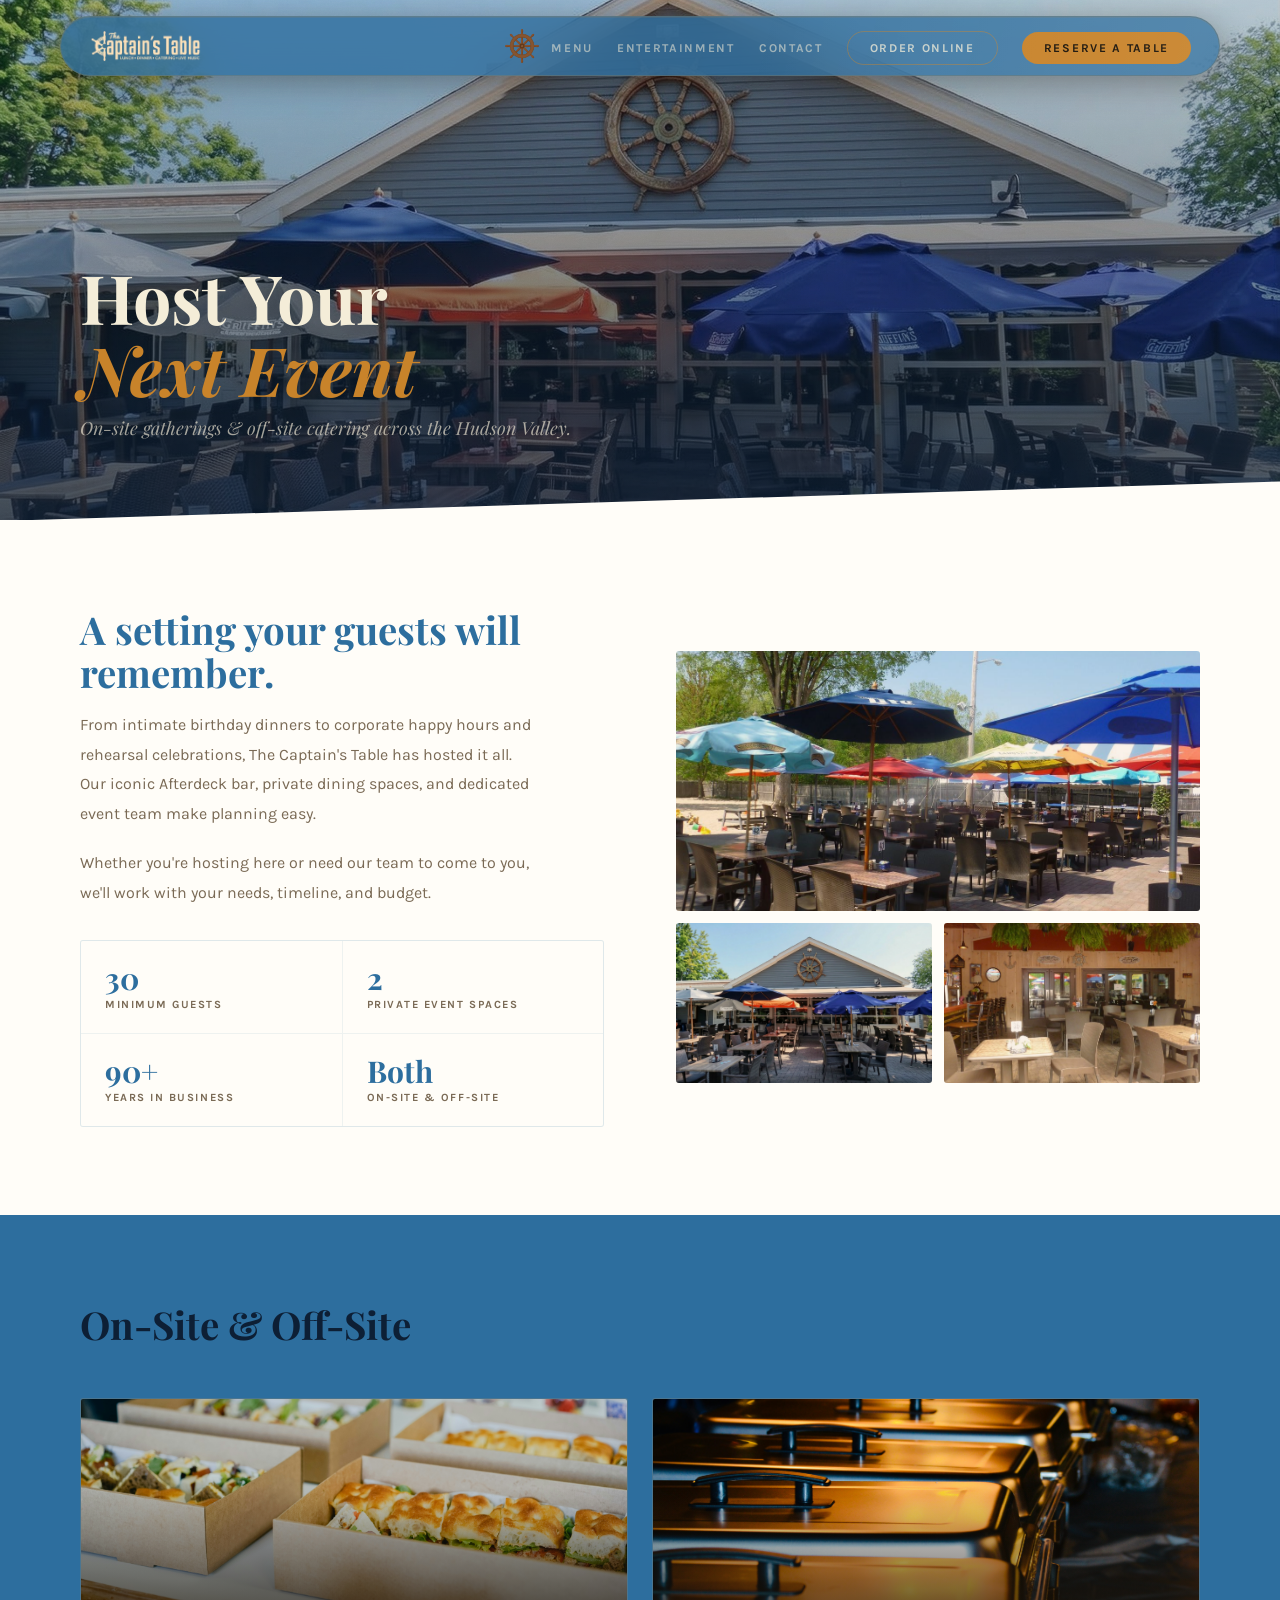
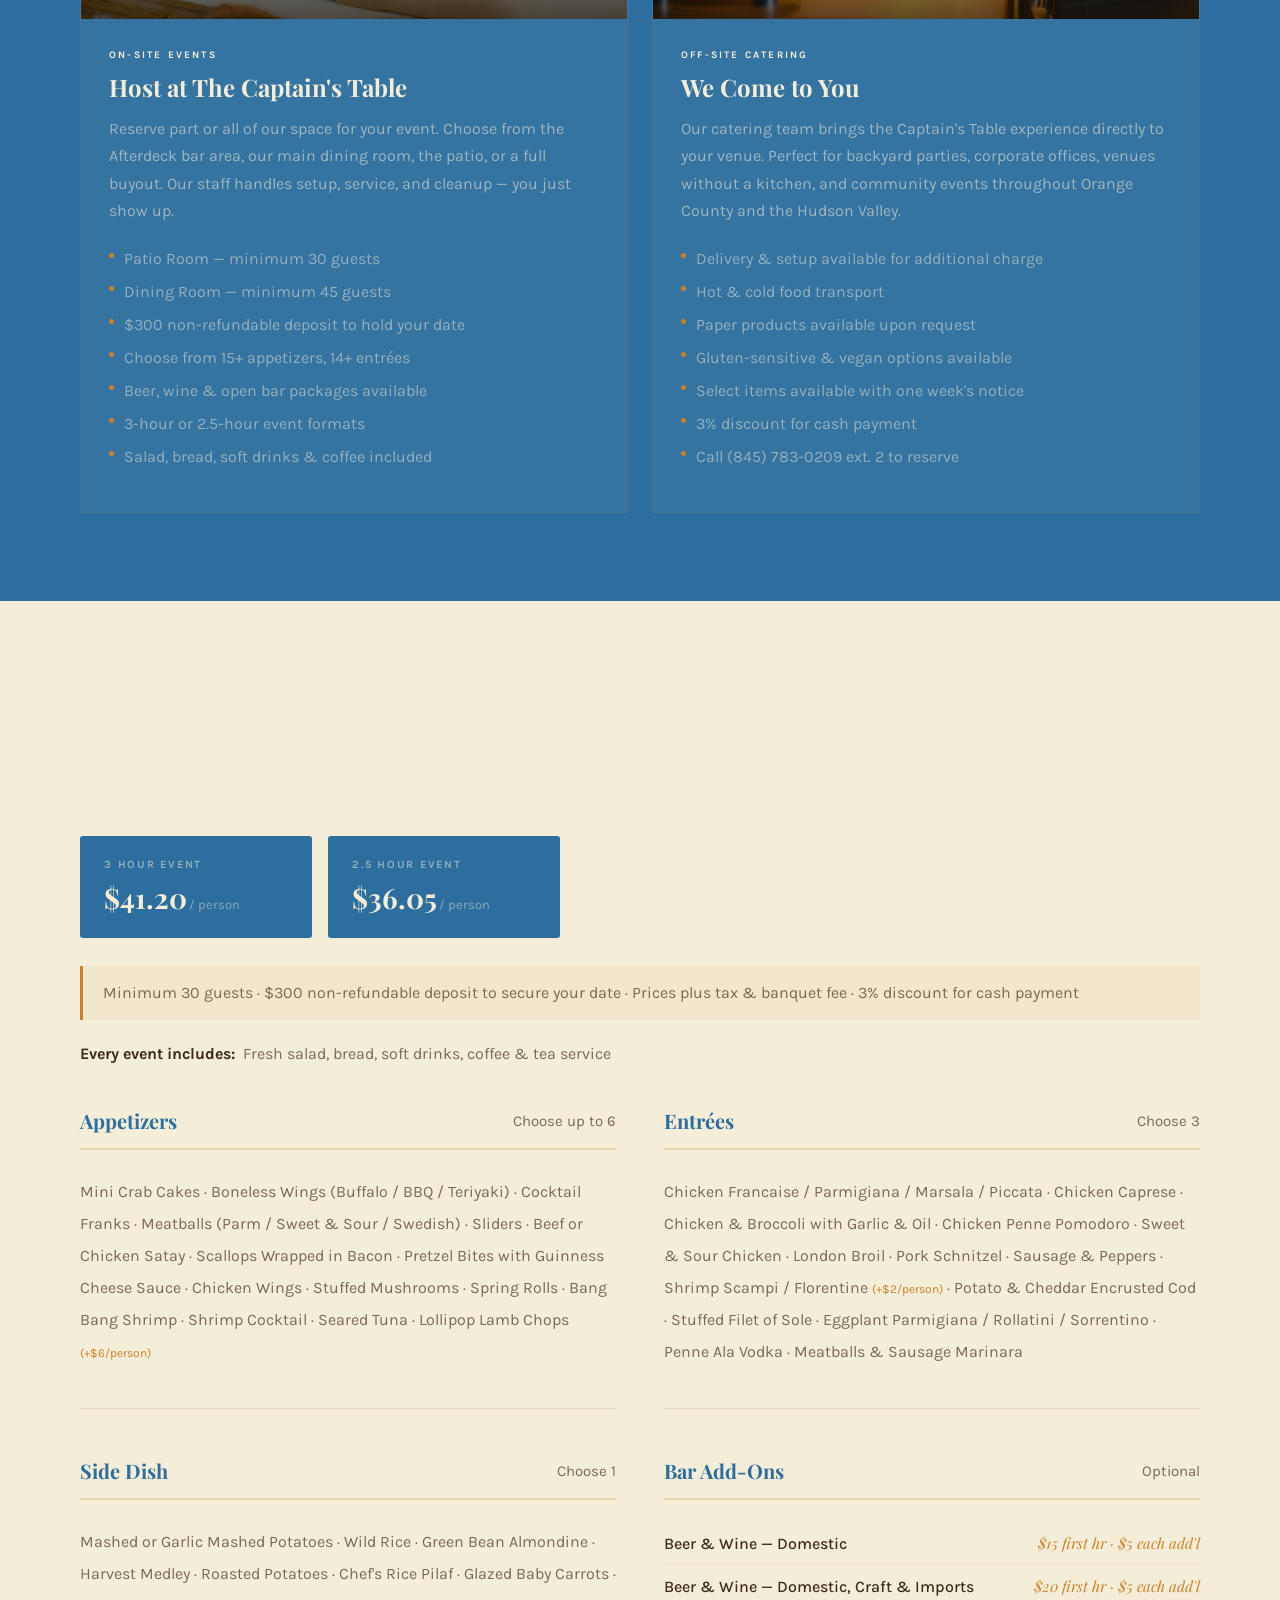
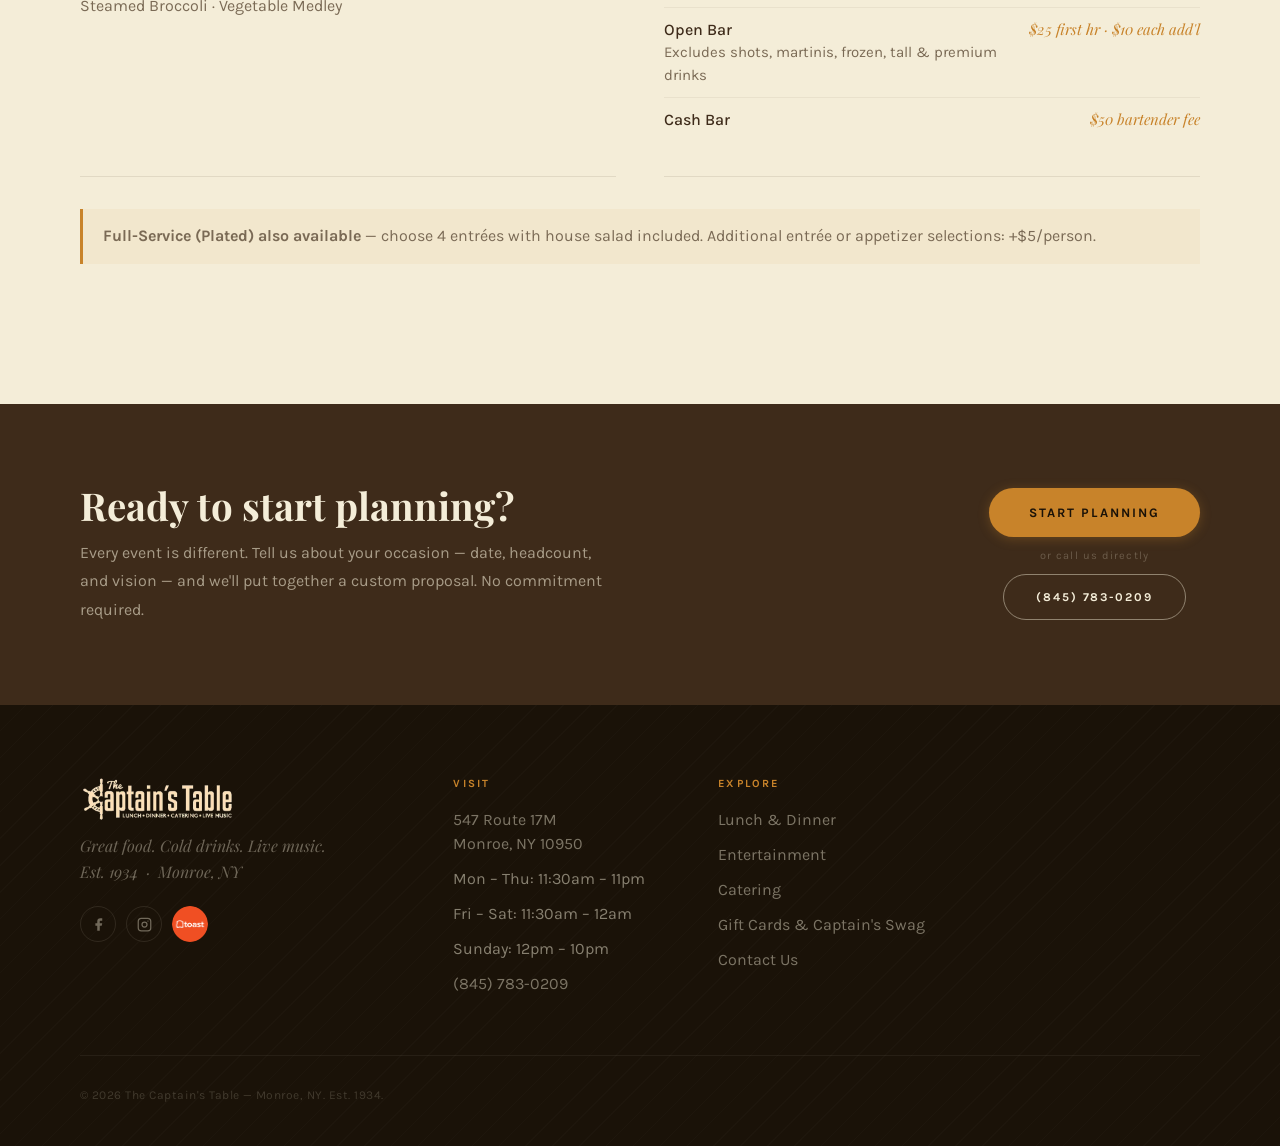
<file: catering.html>
<!DOCTYPE html>
<html lang="en">
<head>
<meta charset="UTF-8">
<meta name="viewport" content="width=device-width, initial-scale=1.0">
<title>Catering &amp; Private Events — The Captain's Table</title>
<link rel="icon" type="image/png" href="brand_assets/hamburger_menu_icon.png">
<meta name="description" content="On-site private events and off-site catering from The Captain's Table. Serving Monroe, NY and the Hudson Valley since 1934.">
<meta property="og:type" content="website">
<meta property="og:title" content="Catering &amp; Private Events — The Captain's Table Monroe NY">
<meta property="og:description" content="On-site private events and off-site catering from The Captain's Table. Serving Monroe, NY and the Hudson Valley since 1934.">
<meta property="og:image" content="https://captainstable.netlify.app/brand_assets/social-preview.jpg">
<meta property="og:url" content="https://captainstable.netlify.app/catering">
<meta name="twitter:card" content="summary_large_image">
<meta name="twitter:image" content="https://captainstable.netlify.app/brand_assets/social-preview.jpg">
<meta property="og:site_name" content="The Captain's Table">
<link rel="canonical" href="https://captainstable.netlify.app/catering">
<link rel="preconnect" href="https://fonts.googleapis.com">
<link rel="preconnect" href="https://fonts.gstatic.com" crossorigin>
<link href="https://fonts.googleapis.com/css2?family=Playfair+Display:ital,wght@0,700;0,800;0,900;1,400;1,700&family=Karla:wght@400;500;600;700&display=swap" rel="stylesheet">
<link rel="stylesheet" href="styles.css">
<style>
/* === CATERING.HTML — page-specific styles === */

/* section overrides */
.section-title{font-size:clamp(26px,3vw,40px);margin-bottom:16px}
.section-body{font-size:16px;line-height:1.85}

/* page hero */
.page-hero{position:relative;height:520px;display:flex;align-items:flex-end;padding-bottom:80px;overflow:hidden;background:var(--dark)}
.page-hero-bg{position:absolute;inset:0;background-image:linear-gradient(to bottom,rgba(13,31,53,.22) 0%,rgba(13,31,53,.52) 55%,rgba(13,31,53,.78) 100%),url('brand_assets/outdoor_dining.jpg');background-size:cover;background-position:center 40%}
.page-hero::after{content:'';position:absolute;bottom:-1px;left:0;right:0;height:44px;background:var(--white);clip-path:polygon(0 100%,100% 10%,100% 100%);z-index:3;pointer-events:none}
.page-hero-grain{position:absolute;inset:0;z-index:1;opacity:.06;pointer-events:none;mix-blend-mode:overlay}
.page-hero-content{position:relative;z-index:2;padding:0 80px}
.page-sub{font-family:var(--serif);font-style:italic;font-size:18px;color:rgba(244,237,216,.65)}

/* ── VENUE INTRO SPLIT ── */
.venue-intro{padding:88px 80px;display:grid;grid-template-columns:1fr 1fr;gap:72px;align-items:center;background:var(--white)}
.venue-intro .section-title{color:var(--navy)}
.venue-intro .section-body{color:var(--muted)}
.venue-stats{display:grid;grid-template-columns:1fr 1fr;gap:1px;background:rgba(45,110,158,.08);border:1px solid rgba(45,110,158,.08);border-radius:3px;overflow:hidden;margin-top:32px}
.venue-stat{background:var(--white);padding:22px 24px}
.venue-stat-num{font-family:var(--serif);font-size:30px;font-weight:700;color:var(--navy);line-height:1;margin-bottom:5px;font-variant-numeric:tabular-nums}
.venue-stat-label{font-family:var(--sans);font-size:11px;font-weight:700;letter-spacing:.14em;text-transform:uppercase;color:var(--muted)}
.venue-image-grid{display:grid;grid-template-columns:1fr 1fr;gap:12px}
.venue-img{position:relative;overflow:hidden;border-radius:3px}
.venue-img:first-child{grid-column:1 / -1}
.venue-img img{width:100%;height:100%;object-fit:cover;display:block;transition:transform .65s var(--ease-out)}
.venue-img:first-child{height:260px}
.venue-img:not(:first-child){height:160px}
.venue-img:hover img{transform:scale(1.04)}
.venue-img::after{content:'';position:absolute;inset:0;background:rgba(200,131,42,.1);mix-blend-mode:multiply;pointer-events:none}

/* ── VENUE TYPES ── */
.venue-types{background:var(--navy);padding:88px 80px}
.venue-types .section-label{color:rgba(244,237,216,.7)}
.venue-types .section-label::before{background:rgba(244,237,216,.5)}
.venue-types .section-title{color:var(--navy-deep)}
.venue-types-grid{display:grid;grid-template-columns:1fr 1fr;gap:24px;margin-top:52px}
.venue-type-card{background:rgba(255,255,255,.04);border:1px solid rgba(200,131,42,.15);border-radius:3px;overflow:hidden;transition:background .25s,border-color .25s,box-shadow .25s}
.venue-type-card:hover{background:rgba(200,131,42,.07);border-color:rgba(200,131,42,.35);box-shadow:0 8px 32px rgba(26,18,8,.3)}
.venue-type-img{height:220px;overflow:hidden;position:relative}
.venue-type-img img{width:100%;height:100%;object-fit:cover;display:block;transition:transform .65s var(--ease-out)}
.venue-type-card:hover .venue-type-img img{transform:scale(1.05)}
.venue-type-img::after{content:'';position:absolute;inset:0;background:linear-gradient(to top,rgba(26,18,8,.7) 0%,transparent 60%)}
.venue-type-body{padding:30px 28px 34px}
.venue-type-eyebrow{font-family:var(--sans);font-size:10px;font-weight:700;letter-spacing:.22em;text-transform:uppercase;color:var(--cream);margin-bottom:10px}
.venue-type-title{font-family:var(--serif);font-size:24px;font-weight:700;color:var(--cream);margin-bottom:12px}
.venue-type-body-text{font-family:var(--sans);font-size:16px;font-weight:400;color:rgba(244,237,216,.55);line-height:1.72;margin-bottom:22px}
.venue-type-features{list-style:none;margin-bottom:0}
.venue-type-features li{display:flex;align-items:flex-start;gap:10px;font-family:var(--sans);font-size:16px;font-weight:400;color:rgba(244,237,216,.5);margin-bottom:9px;line-height:1.5}
.venue-type-features li::before{content:'';display:block;width:5px;height:5px;border-radius:50%;background:var(--amber);flex-shrink:0;margin-top:6px}

/* ── CATERING MENU ── */
.catering-menu{background:var(--cream);padding:88px 80px}
.catering-menu .section-title{color:var(--navy)}
.menu-note{font-family:var(--sans);font-size:16px;font-weight:400;color:var(--muted);margin-bottom:52px;padding:14px 20px;border-left:3px solid var(--amber);background:rgba(200,131,42,.06);line-height:1.65}

.menu-categories{display:grid;grid-template-columns:1fr 1fr;gap:48px}
.menu-category{border-bottom:1px solid rgba(62,43,26,.1);padding-bottom:36px;margin-bottom:0}
.menu-category-title{font-family:var(--serif);font-size:20px;font-weight:700;color:var(--navy);margin-bottom:22px;padding-bottom:14px;border-bottom:2px solid rgba(200,131,42,.22);display:flex;align-items:center;justify-content:space-between}
.menu-item-row{display:flex;align-items:baseline;justify-content:space-between;gap:16px;padding:11px 0;border-bottom:1px solid rgba(62,43,26,.06)}
.menu-item-row:last-child{border-bottom:none}
.menu-item-name{font-family:var(--sans);font-size:16px;font-weight:500;color:var(--brown);flex:1}
.menu-item-desc{font-family:var(--sans);font-size:15px;font-weight:400;color:var(--muted);display:block;margin-top:2px;line-height:1.5}
.menu-item-price{font-family:var(--serif);font-size:15px;color:var(--amber);white-space:nowrap;font-style:italic;flex-shrink:0;font-variant-numeric:tabular-nums}

/* packages */
.catering-packages{margin-top:64px}
.packages-grid{display:grid;grid-template-columns:repeat(3,1fr);gap:20px;margin-top:32px}
.pkg-card{background:var(--navy);border-radius:3px;padding:32px 28px;box-shadow:0 4px 20px rgba(26,18,8,.16),0 16px 48px rgba(26,18,8,.1)}
.pkg-card.highlight{border:1px solid rgba(200,131,42,.35);background:linear-gradient(145deg,var(--navy) 0%,var(--navy-deep) 100%)}
.pkg-eyebrow{font-family:var(--sans);font-size:10px;font-weight:700;letter-spacing:.22em;text-transform:uppercase;color:rgba(244,237,216,.7);margin-bottom:10px}
.pkg-name{font-family:var(--serif);font-size:22px;font-weight:700;color:var(--cream);margin-bottom:8px}
.pkg-price{font-family:var(--serif);font-size:32px;font-weight:700;color:var(--cream);margin-bottom:4px;font-variant-numeric:tabular-nums}
.pkg-price span{font-size:14px;color:rgba(244,237,216,.45);font-family:var(--sans);font-weight:400;font-style:normal}
.pkg-min{font-family:var(--sans);font-size:12px;color:rgba(244,237,216,.35);margin-bottom:22px}
.pkg-divider{height:1px;background:rgba(200,131,42,.15);margin-bottom:20px}
.pkg-features{list-style:none;margin-bottom:0}
.pkg-features li{display:flex;align-items:flex-start;gap:10px;font-family:var(--sans);font-size:16px;font-weight:400;color:rgba(244,237,216,.55);margin-bottom:10px;line-height:1.5}
.pkg-features li::before{content:'';display:block;width:5px;height:5px;border-radius:50%;background:var(--amber);flex-shrink:0;margin-top:6px}

/* ── MENU TABS ── */
.menu-tabs{display:flex;gap:0;border-bottom:2px solid rgba(62,43,26,.15);margin-bottom:44px}
.menu-tab{font-family:var(--sans);font-size:12px;font-weight:700;letter-spacing:.14em;text-transform:uppercase;color:var(--muted);background:none;border:none;padding:14px 28px 14px 0;cursor:pointer;border-bottom:2px solid transparent;margin-bottom:-2px;transition:color .2s,border-color .2s}
.menu-tab:hover{color:var(--navy)}
.menu-tab.active{color:var(--navy);border-bottom-color:var(--amber)}
.menu-panel{display:none}
.menu-panel.active{display:block}
.onsite-pricing{display:grid;grid-template-columns:1fr 1fr;gap:16px;margin-bottom:28px;max-width:480px}
.onsite-price-card{background:var(--navy);border-radius:3px;padding:22px 24px}
.onsite-price-label{font-family:var(--sans);font-size:11px;font-weight:700;letter-spacing:.16em;text-transform:uppercase;color:rgba(244,237,216,.5);margin-bottom:8px}
.onsite-price-num{font-family:var(--serif);font-size:28px;font-weight:700;color:var(--cream)}
.onsite-price-num span{font-family:var(--sans);font-size:13px;font-weight:400;color:rgba(244,237,216,.45);margin-left:2px}
.included-row{font-family:var(--sans);font-size:16px;font-weight:400;color:var(--muted);margin-bottom:40px;line-height:1.7}
.included-row strong{font-weight:700;color:var(--brown)}
.menu-tag-list{font-family:var(--sans);font-size:16px;font-weight:400;color:var(--muted);line-height:2;padding:4px 0}
.menu-tag-list em{color:var(--amber);font-style:normal;font-size:12px}

/* ── CTA BAND ── */
.catering-cta{background:var(--brown);padding:80px;display:grid;grid-template-columns:1fr auto;gap:48px;align-items:center}
.catering-cta .section-title{color:var(--cream);margin-bottom:12px}
.catering-cta p{font-family:var(--sans);font-size:16px;font-weight:400;color:rgba(244,237,216,.58);line-height:1.8;max-width:540px}
.cta-actions{display:flex;flex-direction:column;gap:12px;align-items:center;flex-shrink:0}
.btn-ghost-light{display:inline-block;font-family:var(--sans);color:var(--cream);font-size:12px;font-weight:700;letter-spacing:.16em;text-transform:uppercase;padding:15px 32px;text-decoration:none;border-radius:9999px;border:1px solid rgba(244,237,216,.45);transition:border-color .2s,background .2s;white-space:nowrap}
.btn-ghost-light:hover{border-color:var(--cream);background:rgba(244,237,216,.08)}
.cta-divider{font-family:var(--sans);font-size:11px;color:rgba(244,237,216,.25);letter-spacing:.1em}

/* ── RESPONSIVE ── */
@media(max-width:900px){
  .page-hero{height:400px;padding-bottom:60px}.page-hero-content{padding:0 24px}
  .venue-intro{grid-template-columns:1fr;padding:60px 24px;gap:40px}
  .venue-image-grid{grid-template-columns:1fr 1fr}
  .venue-types{padding:60px 24px}.venue-types-grid{grid-template-columns:1fr}
  .catering-menu{padding:60px 24px}.menu-categories{grid-template-columns:1fr}.onsite-pricing{grid-template-columns:1fr}
  .packages-grid{grid-template-columns:1fr}
  .catering-cta{grid-template-columns:1fr;padding:56px 24px;text-align:center}.catering-cta p{max-width:100%}.cta-actions{flex-direction:row;justify-content:center}
}
</style>
</head>
<body>
<a href="#main-content" style="position:absolute;left:-9999px;top:8px;z-index:999;background:var(--amber);color:var(--dark);padding:10px 20px;font-family:var(--sans);font-weight:700;font-size:13px;border-radius:2px;text-decoration:none" onfocus="this.style.left='8px'" onblur="this.style.left='-9999px'">Skip to content</a>

<nav id="site-nav">
  <a href="index.html" class="nav-logo">
    <img src="brand_assets/captains_wordmark.png" alt="The Captain's Table" style="height:32px;width:auto">
  </a>
  <div class="nav-wheel-wrap">
    <img id="nav-wheel" src="brand_assets/scroll_wheel.png" alt="" aria-hidden="true" class="nav-wheel">
  </div>
  <ul class="nav-links">
    <li><a href="menu.html">Menu</a></li>
    <li><a href="events.html">Entertainment</a></li>
    <li><a href="contact.html">Contact</a></li>
    <li><a href="https://order.toasttab.com/online/captains-table-547-rt-17m" target="_blank" rel="noopener" class="nav-order">Order Online</a></li>
    <li><a href="https://tables.toasttab.com/restaurants/ad1cf5c2-efee-48cc-aacb-08e1f7218d71/reserve?partySize=2&dateTime=2026-03-20T09:00:00.000-04:00" target="_blank" rel="noopener" class="nav-cta">Reserve a Table</a></li>
  </ul>
  <button class="nav-hamburger" aria-label="Open menu" aria-expanded="false" id="hamburger">
    <img src="brand_assets/hamburger_menu_icon.png" alt="" aria-hidden="true" class="hamburger-icon" id="hamburger-icon">
  </button>
</nav>

<div class="mobile-menu" id="mobile-menu">
  <a href="index.html">Home</a>
  <a href="menu.html">Menu</a>
  <a href="events.html">Entertainment</a>
  <a href="gift-cards.html">Gift Cards &amp; Swag</a>
  <a href="contact.html">Contact Us</a>
  <a href="https://order.toasttab.com/online/captains-table-547-rt-17m" target="_blank" rel="noopener" class="mobile-order">Order Online</a>
  <a href="https://tables.toasttab.com/restaurants/ad1cf5c2-efee-48cc-aacb-08e1f7218d71/reserve?partySize=2&dateTime=2026-03-20T09:00:00.000-04:00" target="_blank" rel="noopener" class="mobile-cta">Reserve a Table</a>
</div>

<section class="page-hero" id="main-content">
  <div class="page-hero-bg"></div>
  <svg class="page-hero-grain" xmlns="http://www.w3.org/2000/svg" width="100%" height="100%" aria-hidden="true" style="position:absolute;inset:0;z-index:1;opacity:.06;pointer-events:none">
    <filter id="grain-f"><feTurbulence type="fractalNoise" baseFrequency="0.78" numOctaves="4" stitchTiles="stitch"/><feColorMatrix type="saturate" values="0"/></filter>
    <rect width="100%" height="100%" filter="url(#grain-f)"/>
  </svg>
  <div class="page-hero-content">

    <h1 class="page-title">Host Your<br><em style="font-style:italic;color:var(--amber)">Next Event</em></h1>
    <p class="page-sub">On-site gatherings &amp; off-site catering across the Hudson Valley.</p>
  </div>
</section>

<!-- VENUE INTRO -->
<section class="venue-intro">
  <div>
    <h2 class="section-title reveal">A setting your guests will remember.</h2>
    <p class="section-body reveal reveal-d2">From intimate birthday dinners to corporate happy hours and rehearsal celebrations, The Captain's Table has hosted it all. Our iconic Afterdeck bar, private dining spaces, and dedicated event team make planning easy.</p>
    <p class="section-body reveal reveal-d2" style="margin-bottom:0">Whether you're hosting here or need our team to come to you, we'll work with your needs, timeline, and budget.</p>
    <div class="venue-stats reveal reveal-d3">
      <div class="venue-stat">
        <div class="venue-stat-num">30</div>
        <div class="venue-stat-label">Minimum Guests</div>
      </div>
      <div class="venue-stat">
        <div class="venue-stat-num">2</div>
        <div class="venue-stat-label">Private Event Spaces</div>
      </div>
      <div class="venue-stat">
        <div class="venue-stat-num">90+</div>
        <div class="venue-stat-label">Years in Business</div>
      </div>
      <div class="venue-stat">
        <div class="venue-stat-num">Both</div>
        <div class="venue-stat-label">On-Site &amp; Off-Site</div>
      </div>
    </div>
  </div>
  <div class="venue-image-grid reveal reveal-d1">
    <div class="venue-img">
      <img src="brand_assets/patio_dining.jpg" alt="Captain's Table patio dining area set for a private event" loading="lazy">
    </div>
    <div class="venue-img">
      <img src="brand_assets/outdoor_dining.jpg" alt="Outdoor dining at Captain's Table" loading="lazy">
    </div>
    <div class="venue-img">
      <img src="brand_assets/afterdeck_bar.jpg" alt="The Afterdeck bar" loading="lazy">
    </div>
  </div>
</section>

<!-- EVENT TYPES -->
<section class="venue-types" id="event-types">
  <h2 class="section-title reveal" style="color:var(--navy-deep)">On-Site &amp; Off-Site</h2>
  <div class="venue-types-grid">
    <!-- On-Site -->
    <div class="venue-type-card reveal">
      <div class="venue-type-img">
        <img src="brand_assets/food_boxes.jpg" alt="On-site catering at Captain's Table" loading="lazy">
      </div>
      <div class="venue-type-body">
        <div class="venue-type-eyebrow">On-Site Events</div>
        <div class="venue-type-title">Host at The Captain's Table</div>
        <div class="venue-type-body-text">Reserve part or all of our space for your event. Choose from the Afterdeck bar area, our main dining room, the patio, or a full buyout. Our staff handles setup, service, and cleanup — you just show up.</div>
        <ul class="venue-type-features" aria-label="On-site event features">
          <li>Patio Room — minimum 30 guests</li>
          <li>Dining Room — minimum 45 guests</li>
          <li>$300 non-refundable deposit to hold your date</li>
          <li>Choose from 15+ appetizers, 14+ entrées</li>
          <li>Beer, wine &amp; open bar packages available</li>
          <li>3-hour or 2.5-hour event formats</li>
          <li>Salad, bread, soft drinks &amp; coffee included</li>
        </ul>
      </div>
    </div>
    <!-- Off-Site -->
    <div class="venue-type-card reveal reveal-d1">
      <div class="venue-type-img">
        <img src="brand_assets/food_trays.jpg" alt="Catered food trays from Captain's Table" loading="lazy">
      </div>
      <div class="venue-type-body">
        <div class="venue-type-eyebrow">Off-Site Catering</div>
        <div class="venue-type-title">We Come to You</div>
        <div class="venue-type-body-text">Our catering team brings the Captain's Table experience directly to your venue. Perfect for backyard parties, corporate offices, venues without a kitchen, and community events throughout Orange County and the Hudson Valley.</div>
        <ul class="venue-type-features" aria-label="Off-site catering features">
          <li>Delivery &amp; setup available for additional charge</li>
          <li>Hot &amp; cold food transport</li>
          <li>Paper products available upon request</li>
          <li>Gluten-sensitive &amp; vegan options available</li>
          <li>Select items available with one week's notice</li>
          <li>3% discount for cash payment</li>
          <li>Call (845) 783-0209 ext. 2 to reserve</li>
        </ul>
      </div>
    </div>
  </div>
</section>

<!-- CATERING MENU & PRICING -->
<section class="catering-menu" id="catering-menu">
  <h2 class="section-title reveal">Catering Menu</h2>

  <div class="menu-tabs reveal reveal-d2" role="tablist" aria-label="Catering options">
    <button class="menu-tab active" role="tab" aria-selected="true" aria-controls="panel-onsite" id="tab-onsite">On-Site Events</button>
    <button class="menu-tab" role="tab" aria-selected="false" aria-controls="panel-offsite" id="tab-offsite">Off-Site Catering</button>
  </div>

  <!-- ON-SITE PANEL -->
  <div class="menu-panel active" id="panel-onsite" role="tabpanel" aria-labelledby="tab-onsite">
    <div class="onsite-pricing">
      <div class="onsite-price-card">
        <div class="onsite-price-label">3 Hour Event</div>
        <div class="onsite-price-num">$41.20<span>/ person</span></div>
      </div>
      <div class="onsite-price-card">
        <div class="onsite-price-label">2.5 Hour Event</div>
        <div class="onsite-price-num">$36.05<span>/ person</span></div>
      </div>
    </div>
    <div class="menu-note" style="margin-bottom:20px">Minimum 30 guests · $300 non-refundable deposit to secure your date · Prices plus tax &amp; banquet fee · 3% discount for cash payment</div>
    <div class="included-row"><strong>Every event includes:</strong>&nbsp; Fresh salad, bread, soft drinks, coffee &amp; tea service</div>

    <div class="menu-categories">
      <div class="menu-category reveal">
        <h3 class="menu-category-title">Appetizers <span style="font-family:var(--sans);font-size:15px;font-weight:400;color:var(--muted)">Choose up to 6</span></h3>
        <div class="menu-tag-list">
          Mini Crab Cakes · Boneless Wings (Buffalo / BBQ / Teriyaki) · Cocktail Franks · Meatballs (Parm / Sweet &amp; Sour / Swedish) · Sliders · Beef or Chicken Satay · Scallops Wrapped in Bacon · Pretzel Bites with Guinness Cheese Sauce · Chicken Wings · Stuffed Mushrooms · Spring Rolls · Bang Bang Shrimp · Shrimp Cocktail · Seared Tuna · Lollipop Lamb Chops <em>(+$6/person)</em>
        </div>
      </div>

      <div class="menu-category reveal reveal-d1">
        <h3 class="menu-category-title">Entrées <span style="font-family:var(--sans);font-size:15px;font-weight:400;color:var(--muted)">Choose 3</span></h3>
        <div class="menu-tag-list">
          Chicken Francaise / Parmigiana / Marsala / Piccata · Chicken Caprese · Chicken &amp; Broccoli with Garlic &amp; Oil · Chicken Penne Pomodoro · Sweet &amp; Sour Chicken · London Broil · Pork Schnitzel · Sausage &amp; Peppers · Shrimp Scampi / Florentine <em>(+$2/person)</em> · Potato &amp; Cheddar Encrusted Cod · Stuffed Filet of Sole · Eggplant Parmigiana / Rollatini / Sorrentino · Penne Ala Vodka · Meatballs &amp; Sausage Marinara
        </div>
      </div>

      <div class="menu-category reveal">
        <h3 class="menu-category-title">Side Dish <span style="font-family:var(--sans);font-size:15px;font-weight:400;color:var(--muted)">Choose 1</span></h3>
        <div class="menu-tag-list">
          Mashed or Garlic Mashed Potatoes · Wild Rice · Green Bean Almondine · Harvest Medley · Roasted Potatoes · Chef's Rice Pilaf · Glazed Baby Carrots · Steamed Broccoli · Vegetable Medley
        </div>
      </div>

      <div class="menu-category reveal reveal-d1">
        <h3 class="menu-category-title">Bar Add-Ons <span style="font-family:var(--sans);font-size:15px;font-weight:400;color:var(--muted)">Optional</span></h3>
        <div class="menu-item-row">
          <div><div class="menu-item-name">Beer &amp; Wine — Domestic</div></div>
          <div class="menu-item-price">$15 first hr · $5 each add'l</div>
        </div>
        <div class="menu-item-row">
          <div><div class="menu-item-name">Beer &amp; Wine — Domestic, Craft &amp; Imports</div></div>
          <div class="menu-item-price">$20 first hr · $5 each add'l</div>
        </div>
        <div class="menu-item-row">
          <div>
            <div class="menu-item-name">Open Bar</div>
            <span class="menu-item-desc">Excludes shots, martinis, frozen, tall &amp; premium drinks</span>
          </div>
          <div class="menu-item-price">$25 first hr · $10 each add'l</div>
        </div>
        <div class="menu-item-row">
          <div><div class="menu-item-name">Cash Bar</div></div>
          <div class="menu-item-price">$50 bartender fee</div>
        </div>
      </div>
    </div>
    <div class="menu-note" style="margin-top:32px">
      <strong>Full-Service (Plated) also available</strong> — choose 4 entrées with house salad included. Additional entrée or appetizer selections: +$5/person.
    </div>
  </div>

  <!-- OFF-SITE PANEL -->
  <div class="menu-panel" id="panel-offsite" role="tabpanel" aria-labelledby="tab-offsite">
    <div class="menu-note" style="margin-bottom:40px">Delivery, setup &amp; paper products available for an additional charge · $10 surcharge for gluten-sensitive &amp; vegan dishes · Select items require one week's notice · 3% discount for cash payment · Reservations: (845) 783-0209 ext. 2</div>

    <div class="menu-categories">
      <div class="menu-category reveal">
        <h3 class="menu-category-title">Appetizers <span style="font-family:var(--sans);font-size:15px;font-weight:400;color:var(--muted)">Half / Full Tray</span></h3>
        <div class="menu-item-row"><div><div class="menu-item-name">Vegetable Crudité</div></div><div class="menu-item-price">$46 / $82</div></div>
        <div class="menu-item-row"><div><div class="menu-item-name">Caprese Skewers</div></div><div class="menu-item-price">$46 / $93</div></div>
        <div class="menu-item-row"><div><div class="menu-item-name">Stuffed Mushrooms</div><span class="menu-item-desc">Vegetable or seafood</span></div><div class="menu-item-price">$46–$57 / $92–$113</div></div>
        <div class="menu-item-row"><div><div class="menu-item-name">Stuffed Clams</div><span class="menu-item-desc">Vegetable or seafood</span></div><div class="menu-item-price">$46–$57 / $92–$113</div></div>
        <div class="menu-item-row"><div><div class="menu-item-name">Fried Calamari</div></div><div class="menu-item-price">$62 / $124</div></div>
        <div class="menu-item-row"><div><div class="menu-item-name">Scallops Wrapped in Bacon</div><span class="menu-item-desc">50pc / 100pc</span></div><div class="menu-item-price">$82 / $165</div></div>
        <div class="menu-item-row"><div><div class="menu-item-name">Buffalo Wings</div><span class="menu-item-desc">50pc / 100pc</span></div><div class="menu-item-price">$60 / $118</div></div>
        <div class="menu-item-row"><div><div class="menu-item-name">Boneless Wings</div><span class="menu-item-desc">50pc / 100pc</span></div><div class="menu-item-price">$52 / $103</div></div>
        <div class="menu-item-row"><div><div class="menu-item-name">Meatballs</div><span class="menu-item-desc">Sweet &amp; Sour or Swedish · 50pc / 100pc</span></div><div class="menu-item-price">$62 / $129</div></div>
        <div class="menu-item-row"><div><div class="menu-item-name">Chicken Tenders</div><span class="menu-item-desc">25pc / 50pc</span></div><div class="menu-item-price">$52 / $103</div></div>
        <div class="menu-item-row"><div><div class="menu-item-name">Spring Rolls</div></div><div class="menu-item-price">$52 / $113</div></div>
        <div class="menu-item-row"><div><div class="menu-item-name">Franks-in-a-Blanket</div></div><div class="menu-item-price">$46 / $93</div></div>
        <div class="menu-item-row"><div><div class="menu-item-name">Mozzarella Sticks</div><span class="menu-item-desc">50pc / 100pc</span></div><div class="menu-item-price">$52 / $103</div></div>
      </div>

      <div class="menu-category reveal reveal-d1">
        <h3 class="menu-category-title">Salads <span style="font-family:var(--sans);font-size:15px;font-weight:400;color:var(--muted)">Half / Full Tray</span></h3>
        <div class="menu-item-row"><div><div class="menu-item-name">Tossed Garden</div></div><div class="menu-item-price">$31 / $52</div></div>
        <div class="menu-item-row"><div><div class="menu-item-name">Caesar</div></div><div class="menu-item-price">$41 / $82</div></div>
        <div class="menu-item-row"><div><div class="menu-item-name">Tri-Color Pasta</div></div><div class="menu-item-price">$46 / $93</div></div>
        <div class="menu-item-row"><div><div class="menu-item-name">Potato Salad</div></div><div class="menu-item-price">$46 / $93</div></div>
        <div class="menu-item-row"><div><div class="menu-item-name">Cole Slaw</div></div><div class="menu-item-price">$41 / $77</div></div>
      </div>

      <div class="menu-category reveal">
        <h3 class="menu-category-title">Entrées — Chicken <span style="font-family:var(--sans);font-size:15px;font-weight:400;color:var(--muted)">Half / Full · serves 10–12 / 22–28</span></h3>
        <div class="menu-item-row"><div><div class="menu-item-name">Francaise / Parmigiana / Marsala / Piccata / Florentine</div></div><div class="menu-item-price">$57 / $113</div></div>
        <div class="menu-item-row"><div><div class="menu-item-name">Chicken Caprese</div></div><div class="menu-item-price">$57 / $113</div></div>
        <div class="menu-item-row"><div><div class="menu-item-name">Chicken &amp; Broccoli with Garlic &amp; Oil over Penne</div></div><div class="menu-item-price">$57 / $113</div></div>
        <div class="menu-item-row"><div><div class="menu-item-name">Sweet &amp; Sour Chicken over Rice Pilaf</div></div><div class="menu-item-price">$57 / $113</div></div>
        <div class="menu-item-row"><div><div class="menu-item-name">Chicken Penne Pomodoro</div></div><div class="menu-item-price">$57 / $113</div></div>
      </div>

      <div class="menu-category reveal reveal-d1">
        <h3 class="menu-category-title">Entrées — Beef, Pork &amp; Seafood <span style="font-family:var(--sans);font-size:15px;font-weight:400;color:var(--muted)">Half / Full</span></h3>
        <div class="menu-item-row"><div><div class="menu-item-name">London Broil</div><span class="menu-item-desc">Mushrooms &amp; onions · 1 week notice required</span></div><div class="menu-item-price">$93 / $155</div></div>
        <div class="menu-item-row"><div><div class="menu-item-name">Pulled Pork</div></div><div class="menu-item-price">$62 / $129</div></div>
        <div class="menu-item-row"><div><div class="menu-item-name">Pork Schnitzel</div></div><div class="menu-item-price">$62 / $124</div></div>
        <div class="menu-item-row"><div><div class="menu-item-name">Sausage, Peppers &amp; Onions</div></div><div class="menu-item-price">$57 / $113</div></div>
        <div class="menu-item-row"><div><div class="menu-item-name">Shrimp Scampi over Linguine</div></div><div class="menu-item-price">$72 / $139</div></div>
        <div class="menu-item-row"><div><div class="menu-item-name">Shrimp Florentine over Penne</div></div><div class="menu-item-price">$72 / $139</div></div>
        <div class="menu-item-row"><div><div class="menu-item-name">Potato &amp; Cheddar Encrusted Cod</div></div><div class="menu-item-price">$67 / $129</div></div>
      </div>

      <div class="menu-category reveal">
        <h3 class="menu-category-title">Pasta &amp; Vegetarian <span style="font-family:var(--sans);font-size:15px;font-weight:400;color:var(--muted)">Half / Full</span></h3>
        <div class="menu-item-row"><div><div class="menu-item-name">Penne Ala Vodka</div></div><div class="menu-item-price">$57 / $93</div></div>
        <div class="menu-item-row"><div><div class="menu-item-name">Penne &amp; Broccoli with Garlic &amp; Oil</div></div><div class="menu-item-price">$57 / $113</div></div>
        <div class="menu-item-row"><div><div class="menu-item-name">Penne Pomodoro</div></div><div class="menu-item-price">$46 / $82</div></div>
        <div class="menu-item-row"><div><div class="menu-item-name">Lasagna — Cheese, Meat or Vegetable</div></div><div class="menu-item-price">$46–$57 / $82–$113</div></div>
        <div class="menu-item-row"><div><div class="menu-item-name">Stuffed Shells</div><span class="menu-item-desc">1 week notice required</span></div><div class="menu-item-price">$57 / $113</div></div>
        <div class="menu-item-row"><div><div class="menu-item-name">Eggplant Parmigiana / Rollatini / Sorrentino</div></div><div class="menu-item-price">$57 / $98</div></div>
        <div class="menu-item-row"><div><div class="menu-item-name">Meatballs &amp; Sausage with Marinara</div></div><div class="menu-item-price">$57 / $113</div></div>
      </div>

      <div class="menu-category reveal reveal-d1">
        <h3 class="menu-category-title">Sides <span style="font-family:var(--sans);font-size:15px;font-weight:400;color:var(--muted)">Half / Full Tray</span></h3>
        <div class="menu-item-row"><div><div class="menu-item-name">Roasted Potatoes</div></div><div class="menu-item-price">$46 / $82</div></div>
        <div class="menu-item-row"><div><div class="menu-item-name">Mashed Potatoes</div></div><div class="menu-item-price">$46 / $82</div></div>
        <div class="menu-item-row"><div><div class="menu-item-name">Garlic Smashed Potatoes</div></div><div class="menu-item-price">$46 / $82</div></div>
        <div class="menu-item-row"><div><div class="menu-item-name">Rice Pilaf</div></div><div class="menu-item-price">$46 / $82</div></div>
        <div class="menu-item-row"><div><div class="menu-item-name">Green Beans with Butter &amp; Lemon</div></div><div class="menu-item-price">$46 / $82</div></div>
        <div class="menu-item-row"><div><div class="menu-item-name">Steamed Broccoli</div></div><div class="menu-item-price">$46 / $82</div></div>
        <div class="menu-item-row"><div><div class="menu-item-name">Glazed Carrots</div></div><div class="menu-item-price">$46 / $82</div></div>
        <div class="menu-item-row"><div><div class="menu-item-name">Seasonal Vegetables</div></div><div class="menu-item-price">$46 / $82</div></div>
      </div>
    </div>
  </div>
</section>

<!-- CTA -->
<section class="catering-cta" id="inquire">
  <div>
    <h2 class="section-title reveal">Ready to start planning?</h2>
    <p class="reveal reveal-d2">Every event is different. Tell us about your occasion — date, headcount, and vision — and we'll put together a custom proposal. No commitment required.</p>
  </div>
  <div class="cta-actions reveal reveal-d2">
    <a href="contact.html" class="btn-primary">Start Planning</a>
    <span class="cta-divider">or call us directly</span>
    <a href="tel:8457830209" class="btn-ghost-light">(845) 783-0209</a>
  </div>
</section>

<footer>
  <div class="footer-top">
    <div>
      <a href="index.html"><img src="brand_assets/captains_wordmark.png" alt="The Captain's Table" style="height:44px;width:auto;display:block;margin-bottom:12px"></a>
      <p class="footer-tagline">Great food. Cold drinks. Live music.<br>Est. 1934 &nbsp;&middot;&nbsp; Monroe, NY</p>
      <div class="footer-social">
        <a href="https://www.facebook.com/TheCaptainsTable/" class="social-btn" target="_blank" rel="noopener" aria-label="Facebook">
          <svg width="15" height="15" viewBox="0 0 24 24" fill="currentColor" aria-hidden="true"><path d="M18 2h-3a5 5 0 0 0-5 5v3H7v4h3v8h4v-8h3l1-4h-4V7a1 1 0 0 1 1-1h3z"/></svg>
        </a>
        <a href="https://www.instagram.com/thecaptainstable/" class="social-btn" target="_blank" rel="noopener" aria-label="Instagram">
          <svg width="15" height="15" viewBox="0 0 24 24" fill="none" stroke="currentColor" stroke-width="2" stroke-linecap="round" aria-hidden="true"><rect x="2" y="2" width="20" height="20" rx="5"/><circle cx="12" cy="12" r="4"/><circle cx="17.5" cy="6.5" r="1" fill="currentColor" stroke="none"/></svg>
        </a>
        <a href="https://order.toasttab.com/online/captains-table-547-rt-17m" class="toast-order-btn" target="_blank" rel="noopener" aria-label="Order Online">
          <img src="brand_assets/online_order_toast.png" alt="Order Online">
        </a>
      </div>
    </div>
    <div class="footer-col">
      <h3>Visit</h3>
      <ul>
        <li><a href="https://www.google.com/maps/search/The+Captain%27s+Table+Monroe+NY" target="_blank" rel="noopener">547 Route 17M<br>Monroe, NY 10950</a></li>
        <li>Mon – Thu: 11:30am – 11pm</li>
        <li>Fri – Sat: 11:30am – 12am</li>
        <li>Sunday: 12pm – 10pm</li>
        <li><a href="tel:8457830209">(845) 783-0209</a></li>
      </ul>
    </div>
    <div class="footer-col">
      <h3>Explore</h3>
      <ul>
        <li><a href="menu.html">Lunch &amp; Dinner</a></li>
        <li><a href="events.html">Entertainment</a></li>
        <li><a href="catering.html">Catering</a></li>
        <li><a href="gift-cards.html">Gift Cards &amp; Captain's Swag</a></li>
        <li><a href="contact.html">Contact Us</a></li>
      </ul>
    </div>
  </div>
  <div class="footer-bottom">
    <span>© 2026 The Captain's Table — Monroe, NY. Est. 1934.</span>
    
  </div>
</footer>

<script>
// ── MOBILE NAV ──
const ham=document.getElementById('hamburger'),mobileMenu=document.getElementById('mobile-menu');
let hamburgerDeg=0;
function toggleMenu(force){const open=typeof force==='boolean'?force:!mobileMenu.classList.contains('open');mobileMenu.classList.toggle('open',open);ham.classList.toggle('open',open);ham.setAttribute('aria-expanded',open);const hIcon=document.getElementById('hamburger-icon');if(hIcon){hamburgerDeg+=open?360:-360;hIcon.style.transform='rotate('+hamburgerDeg+'deg)';}}
ham.addEventListener('click',e=>{e.stopPropagation();toggleMenu();});
document.addEventListener('click',e=>{if(mobileMenu.classList.contains('open')&&!mobileMenu.contains(e.target)&&!ham.contains(e.target))toggleMenu(false);});
mobileMenu.querySelectorAll('a').forEach(a=>a.addEventListener('click',()=>toggleMenu(false)));

// ── NAV SCROLL + WHEEL ──
const siteNav=document.getElementById('site-nav');
const navWheel=document.getElementById('nav-wheel');
let lastScrollY=window.scrollY,wheelDeg=0;
window.addEventListener('scroll',()=>{
  siteNav.classList.toggle('scrolled',window.scrollY>80);
  if(navWheel){wheelDeg+=(window.scrollY-lastScrollY)*0.3;navWheel.style.transform='rotate('+wheelDeg+'deg)';}
  lastScrollY=window.scrollY;
},{passive:true});

// ── MENU TABS ──
document.querySelectorAll('.menu-tab').forEach(tab=>{
  tab.addEventListener('click',()=>{
    document.querySelectorAll('.menu-tab').forEach(t=>{t.classList.remove('active');t.setAttribute('aria-selected','false');});
    document.querySelectorAll('.menu-panel').forEach(p=>p.classList.remove('active'));
    tab.classList.add('active');
    tab.setAttribute('aria-selected','true');
    document.getElementById(tab.getAttribute('aria-controls')).classList.add('active');
  });
});

// ── REVEAL ──
const prefersReducedMotion=window.matchMedia('(prefers-reduced-motion:reduce)').matches;
if(prefersReducedMotion){document.querySelectorAll('.reveal').forEach(el=>el.classList.add('in'));}
else{const ro=new IntersectionObserver(entries=>{entries.forEach(e=>{if(e.isIntersecting){e.target.classList.add('in');ro.unobserve(e.target);}});},{threshold:0.1,rootMargin:'0px 0px -40px 0px'});document.querySelectorAll('.reveal').forEach(el=>ro.observe(el));}
</script>
</body>
</html>
</file>
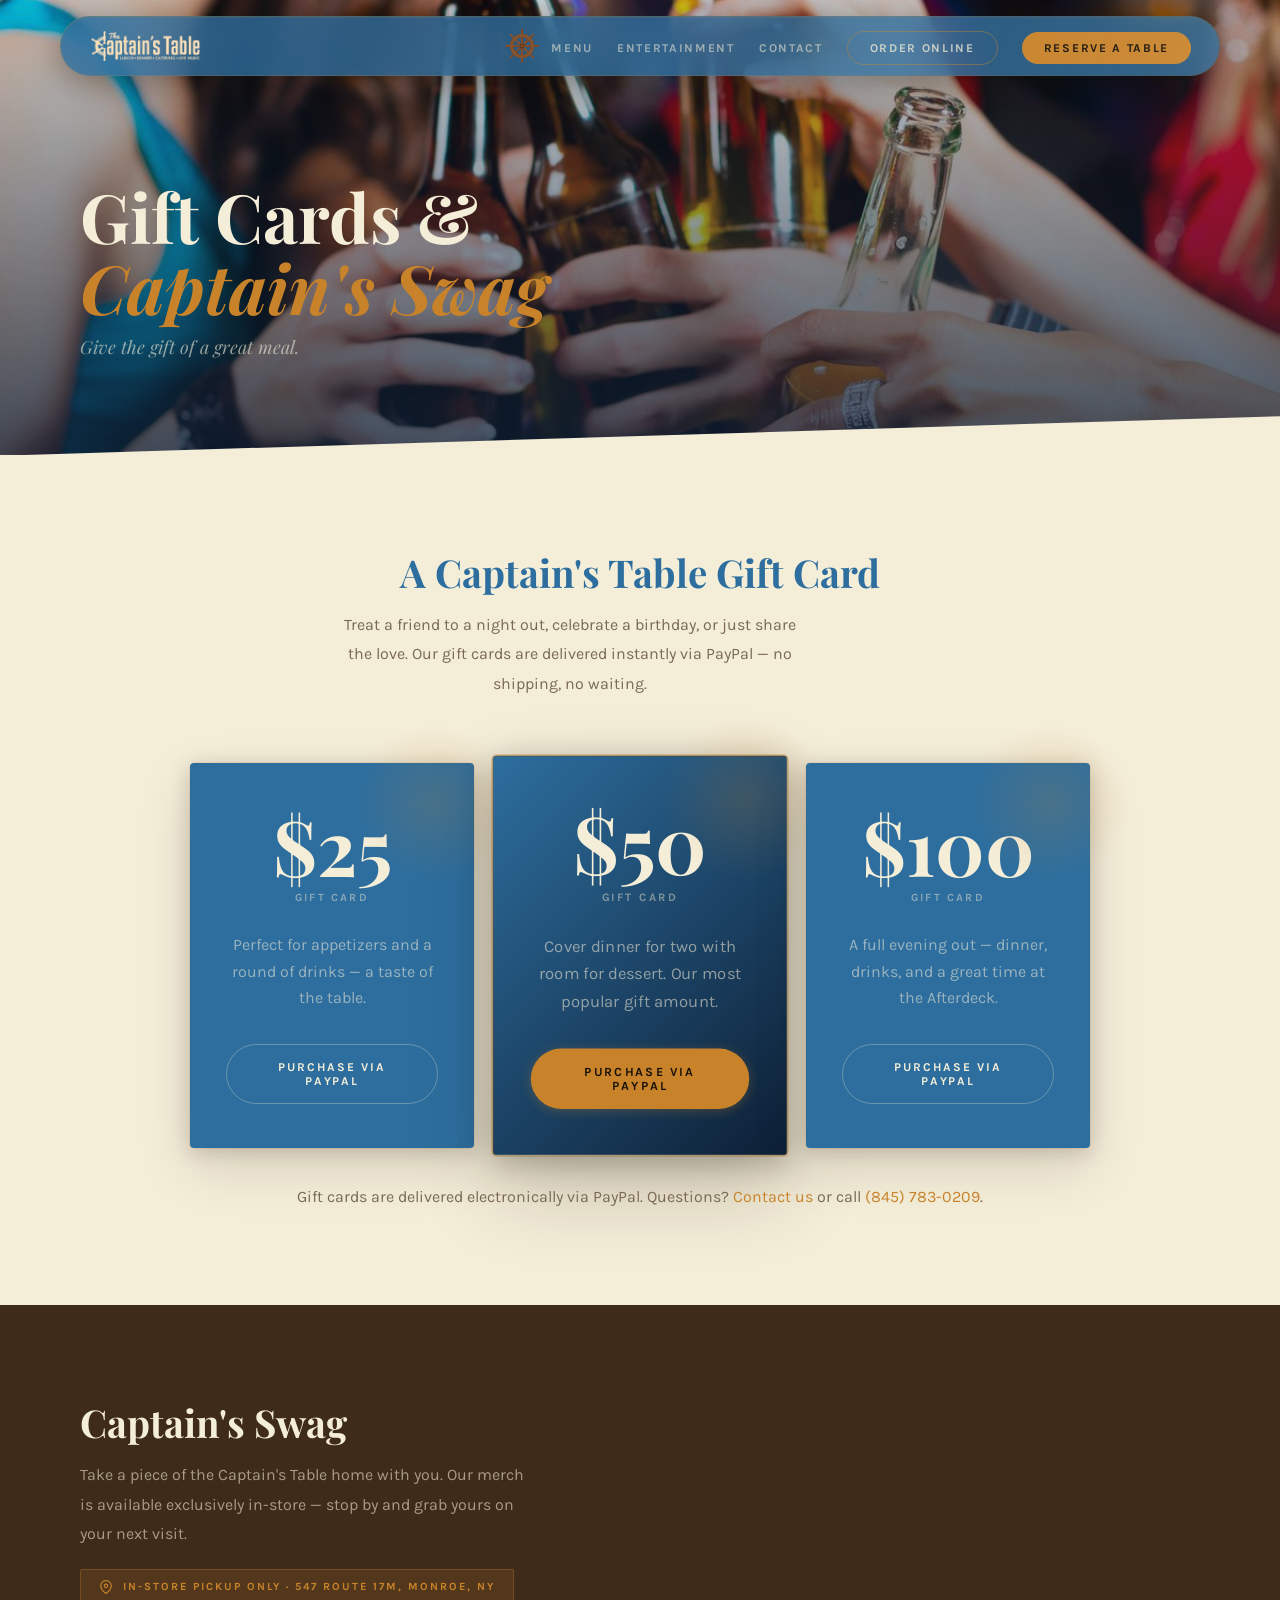
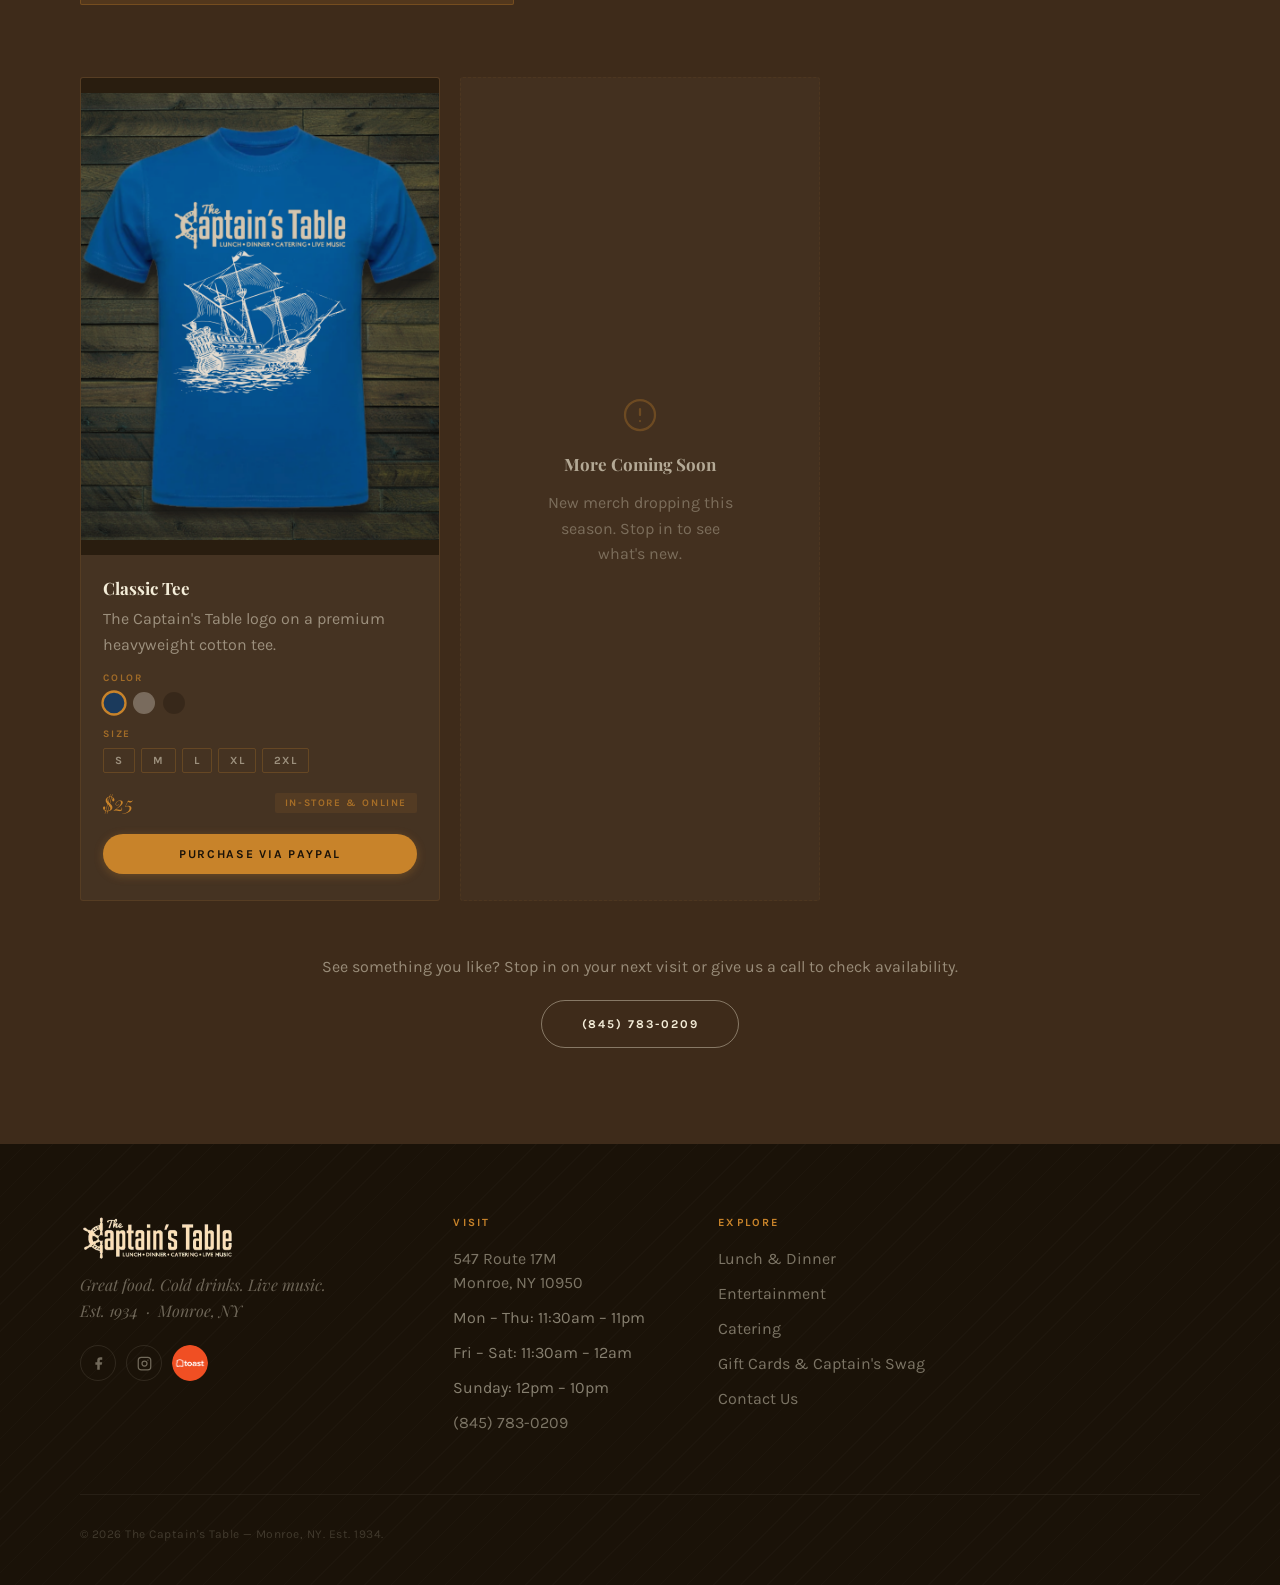
<file: gift-cards.html>
<!DOCTYPE html>
<html lang="en">
<head>
<meta charset="UTF-8">
<meta name="viewport" content="width=device-width, initial-scale=1.0">
<title>Gift Cards &amp; Captain's Swag — The Captain's Table</title>
<link rel="icon" type="image/png" href="brand_assets/hamburger_menu_icon.png">
<meta name="description" content="Give the gift of a great meal. Captain's Table gift cards delivered via PayPal. Plus exclusive Captain's Swag available in-store.">
<meta property="og:type" content="website">
<meta property="og:title" content="Gift Cards &amp; Captain's Swag — The Captain's Table Monroe NY">
<meta property="og:description" content="Give the gift of a great meal. Captain's Table gift cards delivered instantly via PayPal. Plus exclusive Captain's Swag available in-store.">
<meta property="og:image" content="https://captainstable.netlify.app/brand_assets/social-preview.jpg">
<meta property="og:url" content="https://captainstable.netlify.app/gift-cards">
<meta name="twitter:card" content="summary_large_image">
<meta name="twitter:image" content="https://captainstable.netlify.app/brand_assets/social-preview.jpg">
<meta property="og:site_name" content="The Captain's Table">
<link rel="canonical" href="https://captainstable.netlify.app/gift-cards">
<link rel="preconnect" href="https://fonts.googleapis.com">
<link rel="preconnect" href="https://fonts.gstatic.com" crossorigin>
<link href="https://fonts.googleapis.com/css2?family=Playfair+Display:ital,wght@0,700;0,800;0,900;1,400;1,700&family=Karla:wght@400;500;600;700&display=swap" rel="stylesheet">
<link rel="stylesheet" href="styles.css">
<style>
/* === GIFT-CARDS.HTML — page-specific styles === */

/* section overrides (smaller size than shared default) */
.section-title{font-size:clamp(26px,3vw,40px);margin-bottom:16px}
.section-body{font-size:16px;line-height:1.85}

/* page hero */
.page-hero{position:relative;padding:180px 80px 96px;background:var(--navy);overflow:hidden}
.page-hero-bg{position:absolute;inset:0;background-image:linear-gradient(to bottom,rgba(13,31,53,.22) 0%,rgba(13,31,53,.52) 55%,rgba(13,31,53,.78) 100%),url('brand_assets/having_drinks.jpg');background-size:cover;background-position:center 35%}
.page-hero::after{content:'';position:absolute;bottom:-1px;left:0;right:0;height:44px;background:var(--cream);clip-path:polygon(0 100%,100% 10%,100% 100%);z-index:3;pointer-events:none}
.page-hero-grain{position:absolute;inset:0;z-index:1;opacity:.06;pointer-events:none;mix-blend-mode:overlay}
.page-hero-content{position:relative;z-index:2}
.page-sub{font-family:var(--serif);font-style:italic;font-size:18px;color:rgba(244,237,216,.6)}

/* ── GIFT CARDS SECTION ── */
.giftcard-section{background:var(--cream);padding:96px 80px}
.giftcard-intro{text-align:center;max-width:600px;margin:0 auto 64px}
.giftcard-intro .section-title{color:var(--navy)}
.giftcard-intro .section-body{color:var(--muted)}
.giftcard-grid{display:grid;grid-template-columns:repeat(3,1fr);gap:24px;max-width:900px;margin:0 auto}

/* gift card tiles */
.gc-card{position:relative;background:var(--navy);border-radius:4px;padding:44px 36px;text-align:center;box-shadow:0 4px 20px rgba(26,18,8,.18),0 20px 56px rgba(26,18,8,.12),0 0 0 1px rgba(200,131,42,.1);transition:transform .25s var(--ease-out),box-shadow .25s var(--ease-out)}
.gc-card:hover{transform:translateY(-4px);box-shadow:0 8px 32px rgba(26,18,8,.24),0 28px 72px rgba(26,18,8,.16),0 0 0 1px rgba(200,131,42,.22)}
.gc-card::before{content:'';position:absolute;top:-40px;right:-40px;width:160px;height:160px;border-radius:50%;background:radial-gradient(circle,rgba(200,131,42,.18) 0%,transparent 70%);pointer-events:none}
.gc-card.featured{border:1px solid rgba(200,131,42,.55);background:linear-gradient(135deg,var(--navy) 0%,var(--navy-deep) 100%);transform:scale(1.04);box-shadow:0 8px 32px rgba(26,18,8,.28),0 32px 80px rgba(26,18,8,.2),0 0 0 1px rgba(200,131,42,.35)}
.gc-card.featured:hover{transform:scale(1.04) translateY(-4px)}
.gc-amount{font-family:var(--serif);font-size:clamp(52px,6vw,80px);font-weight:700;color:var(--cream);line-height:1;margin-bottom:8px;font-variant-numeric:tabular-nums}
.gc-label{font-family:var(--sans);font-size:11px;font-weight:700;letter-spacing:.2em;text-transform:uppercase;color:rgba(244,237,216,.45);margin-bottom:28px}
.gc-desc{font-family:var(--sans);font-size:16px;font-weight:400;color:rgba(244,237,216,.55);line-height:1.65;margin-bottom:32px}
.gc-btn{display:block;font-family:var(--sans);font-size:12px;font-weight:700;letter-spacing:.16em;text-transform:uppercase;background:var(--amber);color:var(--dark);padding:15px 28px;border-radius:9999px;text-decoration:none;transition:background .2s,transform .15s;box-shadow:0 2px 10px rgba(200,131,42,.3);touch-action:manipulation}
.gc-btn:hover{background:#d9922e;transform:translateY(-1px)}
.gc-btn:active{transform:translateY(0)}
.gc-btn.ghost{background:transparent;color:var(--cream);border:1px solid rgba(244,237,216,.3);box-shadow:none}
.gc-btn.ghost:hover{background:rgba(244,237,216,.08);border-color:rgba(244,237,216,.5)}

.gc-note{text-align:center;font-family:var(--sans);font-size:16px;font-weight:400;color:var(--muted);margin-top:36px;line-height:1.6}
.gc-note a{color:var(--amber);text-decoration:none}
.gc-note a:hover{text-decoration:underline}

/* ── SWAG SECTION ── */
.swag-section{background:var(--brown);padding:96px 80px}
.swag-section .section-label::before{background:var(--amber)}
.swag-intro{margin-bottom:72px}
.swag-intro .section-title{color:var(--cream)}
.swag-intro .section-body{color:rgba(244,237,216,.58)}
.swag-pickup-badge{display:inline-flex;align-items:center;gap:10px;background:rgba(200,131,42,.15);border:1px solid rgba(200,131,42,.3);border-radius:2px;padding:10px 18px;font-family:var(--sans);font-size:11px;font-weight:700;letter-spacing:.18em;text-transform:uppercase;color:var(--amber)}
.swag-pickup-badge svg{width:14px;height:14px;flex-shrink:0}

.swag-grid{display:grid;grid-template-columns:repeat(3,1fr);gap:20px}
.swag-card{background:rgba(255,255,255,.04);border:1px solid rgba(200,131,42,.12);border-radius:3px;overflow:hidden;transition:background .25s,border-color .25s,transform .25s,box-shadow .25s;cursor:default}
.swag-card:hover{background:rgba(200,131,42,.06);border-color:rgba(200,131,42,.28);transform:translateY(-2px);box-shadow:0 8px 28px rgba(26,18,8,.25)}
.swag-img{position:relative;aspect-ratio:3/4;overflow:hidden;background:#2a1e10}
.swag-img img{width:100%;height:100%;object-fit:contain;object-position:center;opacity:.9;transition:transform .6s var(--ease-out),opacity .3s;display:block}
.swag-card:hover .swag-img img{transform:scale(1.05);opacity:1}
.swag-img::after{content:'';position:absolute;inset:0;background:rgba(200,131,42,.12);mix-blend-mode:multiply;pointer-events:none;transition:opacity .3s}
.swag-card:hover .swag-img::after{opacity:.6}
.swag-body{padding:22px 22px 26px}
.swag-name{font-family:var(--serif);font-size:17px;font-weight:700;color:var(--cream);margin-bottom:7px}
.swag-desc{font-family:var(--sans);font-size:16px;font-weight:400;color:rgba(244,237,216,.5);line-height:1.62;margin-bottom:14px}
.swag-meta{display:flex;align-items:center;justify-content:space-between;flex-wrap:wrap;gap:8px}
.swag-price{font-family:var(--serif);font-size:20px;color:var(--amber);font-style:italic}
.swag-tag{font-family:var(--sans);font-size:10px;font-weight:700;letter-spacing:.16em;text-transform:uppercase;color:rgba(200,131,42,.7);background:rgba(200,131,42,.1);padding:4px 10px;border-radius:2px}

.swag-options{margin-top:14px}
.swag-option-label{font-family:var(--sans);font-size:10px;font-weight:700;letter-spacing:.18em;text-transform:uppercase;color:rgba(200,131,42,.7);margin-bottom:8px}
.swag-colors{display:flex;gap:8px;align-items:center}
.swag-color{width:22px;height:22px;border-radius:50%;border:2px solid transparent;cursor:pointer;transition:border-color .2s,transform .15s;padding:0;flex-shrink:0}
.swag-color.active{border-color:var(--amber);transform:scale(1.15)}
.swag-color.unavailable{opacity:.3;cursor:not-allowed}
.swag-sizes{display:flex;gap:6px;flex-wrap:wrap}
.swag-size{font-family:var(--sans);font-size:11px;font-weight:700;letter-spacing:.08em;padding:5px 11px;border:1px solid rgba(200,131,42,.25);background:transparent;color:rgba(244,237,216,.5);cursor:pointer;transition:background .2s,border-color .2s,color .2s;border-radius:2px}
.swag-size:hover{border-color:rgba(200,131,42,.5);color:rgba(244,237,216,.8)}
.swag-size.active{background:var(--amber);color:var(--dark);border-color:var(--amber)}
.swag-buy-btn{display:block;width:100%;margin-top:18px;font-family:var(--sans);font-size:12px;font-weight:700;letter-spacing:.14em;text-transform:uppercase;background:var(--amber);color:var(--dark);padding:13px 20px;border-radius:9999px;text-decoration:none;text-align:center;transition:background .2s,transform .15s;box-shadow:0 2px 10px rgba(200,131,42,.3)}
.swag-buy-btn:hover{background:#d9922e;transform:translateY(-1px)}
.swag-cta{text-align:center;margin-top:52px}
.swag-cta p{font-family:var(--sans);font-size:16px;font-weight:400;color:rgba(244,237,216,.5);margin-bottom:20px;line-height:1.7}
.btn-outline-light{display:inline-block;font-family:var(--sans);font-size:12px;font-weight:700;letter-spacing:.16em;text-transform:uppercase;color:var(--cream);border:1px solid rgba(244,237,216,.4);padding:16px 40px;border-radius:9999px;text-decoration:none;transition:background .2s,border-color .2s}
.btn-outline-light:hover{background:rgba(244,237,216,.08);border-color:rgba(244,237,216,.6)}

/* ── RESPONSIVE ── */
@media(max-width:900px){
  .page-hero{padding:140px 24px 72px}
  .giftcard-section{padding:64px 24px}
  .giftcard-grid{grid-template-columns:1fr;max-width:380px}
  .swag-section{padding:64px 24px}
  .swag-intro{grid-template-columns:1fr}
  .swag-grid{grid-template-columns:1fr}
}
@media(min-width:901px) and (max-width:1100px){
  .swag-grid{grid-template-columns:repeat(2,1fr)}
}
</style>
</head>
<body>
<a href="#main-content" style="position:absolute;left:-9999px;top:8px;z-index:999;background:var(--amber);color:var(--dark);padding:10px 20px;font-family:var(--sans);font-weight:700;font-size:13px;border-radius:2px;text-decoration:none" onfocus="this.style.left='8px'" onblur="this.style.left='-9999px'">Skip to content</a>

<nav id="site-nav">
  <a href="index.html" class="nav-logo">
    <img src="brand_assets/captains_wordmark.png" alt="The Captain's Table" style="height:32px;width:auto">
  </a>
  <div class="nav-wheel-wrap">
    <img id="nav-wheel" src="brand_assets/scroll_wheel.png" alt="" aria-hidden="true" class="nav-wheel">
  </div>
  <ul class="nav-links">
    <li><a href="menu.html">Menu</a></li>
    <li><a href="events.html">Entertainment</a></li>
    <li><a href="contact.html">Contact</a></li>
    <li><a href="https://order.toasttab.com/online/captains-table-547-rt-17m" target="_blank" rel="noopener" class="nav-order">Order Online</a></li>
    <li><a href="https://tables.toasttab.com/restaurants/ad1cf5c2-efee-48cc-aacb-08e1f7218d71/reserve?partySize=2&dateTime=2026-03-20T09:00:00.000-04:00" target="_blank" rel="noopener" class="nav-cta">Reserve a Table</a></li>
  </ul>
  <button class="nav-hamburger" aria-label="Open menu" aria-expanded="false" id="hamburger">
    <img src="brand_assets/hamburger_menu_icon.png" alt="" aria-hidden="true" class="hamburger-icon" id="hamburger-icon">
  </button>
</nav>

<div class="mobile-menu" id="mobile-menu">
  <a href="index.html">Home</a>
  <a href="menu.html">Menu</a>
  <a href="events.html">Entertainment</a>
  <a href="gift-cards.html">Gift Cards &amp; Swag</a>
  <a href="contact.html">Contact Us</a>
  <a href="https://order.toasttab.com/online/captains-table-547-rt-17m" target="_blank" rel="noopener" class="mobile-order">Order Online</a>
  <a href="https://tables.toasttab.com/restaurants/ad1cf5c2-efee-48cc-aacb-08e1f7218d71/reserve?partySize=2&dateTime=2026-03-20T09:00:00.000-04:00" target="_blank" rel="noopener" class="mobile-cta">Reserve a Table</a>
</div>

<section class="page-hero" id="main-content">
  <div class="page-hero-bg"></div>
  <svg class="page-hero-grain" xmlns="http://www.w3.org/2000/svg" width="100%" height="100%" aria-hidden="true" style="position:absolute;inset:0;z-index:1;opacity:.06;pointer-events:none">
    <filter id="grain-f"><feTurbulence type="fractalNoise" baseFrequency="0.78" numOctaves="4" stitchTiles="stitch"/><feColorMatrix type="saturate" values="0"/></filter>
    <rect width="100%" height="100%" filter="url(#grain-f)"/>
  </svg>
  <div class="page-hero-content">

    <h1 class="page-title">Gift Cards &<br><em style="font-style:italic;color:var(--amber)">Captain's Swag</em></h1>
    <p class="page-sub">Give the gift of a great meal.</p>
  </div>
</section>

<!-- GIFT CARDS -->
<section class="giftcard-section" id="gift-cards">
  <div class="giftcard-intro">
    <h2 class="section-title reveal">A Captain's Table Gift Card</h2>
    <p class="section-body reveal reveal-d2">Treat a friend to a night out, celebrate a birthday, or just share the love. Our gift cards are delivered instantly via PayPal — no shipping, no waiting.</p>
  </div>

  <div class="giftcard-grid">
    <!-- $25 -->
    <div class="gc-card reveal">
      <div class="gc-amount">$25</div>
      <div class="gc-label">Gift Card</div>
      <div class="gc-desc">Perfect for appetizers and a round of drinks — a taste of the table.</div>
      <!-- TODO: Replace # with PayPal gift card link for $25 -->
      <a href="#" class="gc-btn ghost" aria-label="Purchase $25 gift card via PayPal">Purchase via PayPal</a>
    </div>
    <!-- $50 -->
    <div class="gc-card featured reveal reveal-d1">
      <div class="gc-amount">$50</div>
      <div class="gc-label">Gift Card</div>
      <div class="gc-desc">Cover dinner for two with room for dessert. Our most popular gift amount.</div>
      <!-- TODO: Replace # with PayPal gift card link for $50 -->
      <a href="#" class="gc-btn" aria-label="Purchase $50 gift card via PayPal">Purchase via PayPal</a>
    </div>
    <!-- $100 -->
    <div class="gc-card reveal reveal-d2">
      <div class="gc-amount">$100</div>
      <div class="gc-label">Gift Card</div>
      <div class="gc-desc">A full evening out — dinner, drinks, and a great time at the Afterdeck.</div>
      <!-- TODO: Replace # with PayPal gift card link for $100 -->
      <a href="#" class="gc-btn ghost" aria-label="Purchase $100 gift card via PayPal">Purchase via PayPal</a>
    </div>
  </div>

  <p class="gc-note reveal">Gift cards are delivered electronically via PayPal. Questions? <a href="contact.html">Contact us</a> or call <a href="tel:8457830209">(845) 783-0209</a>.</p>
</section>

<!-- SWAG / MERCH -->
<section class="swag-section" id="swag">
  <div class="swag-intro">
    <div>
      <h2 class="section-title reveal">Captain's Swag</h2>
      <p class="section-body reveal reveal-d2">Take a piece of the Captain's Table home with you. Our merch is available exclusively in-store — stop by and grab yours on your next visit.</p>
      <div class="swag-pickup-badge reveal reveal-d3">
        <svg viewBox="0 0 24 24" fill="none" stroke="currentColor" stroke-width="2" aria-hidden="true"><path d="M21 10c0 7-9 13-9 13s-9-6-9-13a9 9 0 0 1 18 0z"/><circle cx="12" cy="10" r="3"/></svg>
        In-Store Pickup Only · 547 Route 17M, Monroe, NY
      </div>
    </div>
  </div>

  <div class="swag-grid">
    <!-- Item 1 -->
    <div class="swag-card reveal">
      <div class="swag-img">
        <img src="brand_assets/captains_table_merch_blue_shirt.png" alt="Classic Captain's Table navy t-shirt" loading="lazy">
      </div>
      <div class="swag-body">
        <div class="swag-name">Classic Tee</div>
        <div class="swag-desc">The Captain's Table logo on a premium heavyweight cotton tee.</div>
        <div class="swag-options">
          <div class="swag-option-label">Color</div>
          <div class="swag-colors">
            <button class="swag-color active" data-color="Blue" style="background:#1B3A5C" title="Blue" aria-label="Blue"></button>
            <button class="swag-color unavailable" data-color="White" style="background:#F0EDE4;border-color:rgba(244,237,216,.25)" title="White — Coming Soon" aria-label="White, coming soon" disabled></button>
            <button class="swag-color unavailable" data-color="Black" style="background:#1A1208" title="Black — Coming Soon" aria-label="Black, coming soon" disabled></button>
          </div>
        </div>
        <div class="swag-options">
          <div class="swag-option-label">Size</div>
          <div class="swag-sizes" id="tee-sizes">
            <button class="swag-size" data-size="S">S</button>
            <button class="swag-size" data-size="M">M</button>
            <button class="swag-size" data-size="L">L</button>
            <button class="swag-size" data-size="XL">XL</button>
            <button class="swag-size" data-size="2XL">2XL</button>
          </div>
        </div>
        <div class="swag-meta" style="margin-top:16px">
          <span class="swag-price">$25</span>
          <span class="swag-tag">In-Store &amp; Online</span>
        </div>
        <!-- TODO: Replace # with PayPal link for Classic Tee -->
        <a href="#" class="swag-buy-btn" id="tee-paypal-btn">Purchase via PayPal</a>
      </div>
    </div>
    <!-- More Coming Soon -->
    <div class="swag-card reveal reveal-d1" style="display:flex;flex-direction:column;align-items:center;justify-content:center;text-align:center;min-height:320px;border-style:dashed;opacity:.65">
      <div style="margin-bottom:16px;color:rgba(200,131,42,.5)">
        <svg width="36" height="36" viewBox="0 0 24 24" fill="none" stroke="currentColor" stroke-width="1.5" stroke-linecap="round"><circle cx="12" cy="12" r="10"/><line x1="12" y1="8" x2="12" y2="12"/><line x1="12" y1="16" x2="12.01" y2="16"/></svg>
      </div>
      <div class="swag-name">More Coming Soon</div>
      <div class="swag-desc" style="max-width:200px;margin-top:8px">New merch dropping this season. Stop in to see what's new.</div>
    </div>
  </div>

  <div class="swag-cta reveal">
    <p>See something you like? Stop in on your next visit or give us a call to check availability.</p>
    <a href="tel:8457830209" class="btn-outline-light">(845) 783-0209</a>
  </div>
</section>

<footer>
  <div class="footer-top">
    <div>
      <a href="index.html"><img src="brand_assets/captains_wordmark.png" alt="The Captain's Table" style="height:44px;width:auto;display:block;margin-bottom:12px"></a>
      <p class="footer-tagline">Great food. Cold drinks. Live music.<br>Est. 1934 &nbsp;&middot;&nbsp; Monroe, NY</p>
      <div class="footer-social">
        <a href="https://www.facebook.com/TheCaptainsTable/" class="social-btn" target="_blank" rel="noopener" aria-label="Facebook">
          <svg width="15" height="15" viewBox="0 0 24 24" fill="currentColor" aria-hidden="true"><path d="M18 2h-3a5 5 0 0 0-5 5v3H7v4h3v8h4v-8h3l1-4h-4V7a1 1 0 0 1 1-1h3z"/></svg>
        </a>
        <a href="https://www.instagram.com/thecaptainstable/" class="social-btn" target="_blank" rel="noopener" aria-label="Instagram">
          <svg width="15" height="15" viewBox="0 0 24 24" fill="none" stroke="currentColor" stroke-width="2" stroke-linecap="round" aria-hidden="true"><rect x="2" y="2" width="20" height="20" rx="5"/><circle cx="12" cy="12" r="4"/><circle cx="17.5" cy="6.5" r="1" fill="currentColor" stroke="none"/></svg>
        </a>
        <a href="https://order.toasttab.com/online/captains-table-547-rt-17m" class="toast-order-btn" target="_blank" rel="noopener" aria-label="Order Online">
          <img src="brand_assets/online_order_toast.png" alt="Order Online">
        </a>
      </div>
    </div>
    <div class="footer-col">
      <h3>Visit</h3>
      <ul>
        <li><a href="https://www.google.com/maps/search/The+Captain%27s+Table+Monroe+NY" target="_blank" rel="noopener">547 Route 17M<br>Monroe, NY 10950</a></li>
        <li>Mon – Thu: 11:30am – 11pm</li>
        <li>Fri – Sat: 11:30am – 12am</li>
        <li>Sunday: 12pm – 10pm</li>
        <li><a href="tel:8457830209">(845) 783-0209</a></li>
      </ul>
    </div>
    <div class="footer-col">
      <h3>Explore</h3>
      <ul>
        <li><a href="menu.html">Lunch &amp; Dinner</a></li>
        <li><a href="events.html">Entertainment</a></li>
        <li><a href="catering.html">Catering</a></li>
        <li><a href="gift-cards.html">Gift Cards &amp; Captain's Swag</a></li>
        <li><a href="contact.html">Contact Us</a></li>
      </ul>
    </div>
  </div>
  <div class="footer-bottom">
    <span>© 2026 The Captain's Table — Monroe, NY. Est. 1934.</span>
    
  </div>
</footer>

<script>
// ── MOBILE NAV ──
const ham=document.getElementById('hamburger'),mobileMenu=document.getElementById('mobile-menu');
let hamburgerDeg=0;
function toggleMenu(force){const open=typeof force==='boolean'?force:!mobileMenu.classList.contains('open');mobileMenu.classList.toggle('open',open);ham.classList.toggle('open',open);ham.setAttribute('aria-expanded',open);const hIcon=document.getElementById('hamburger-icon');if(hIcon){hamburgerDeg+=open?360:-360;hIcon.style.transform='rotate('+hamburgerDeg+'deg)';}}
ham.addEventListener('click',e=>{e.stopPropagation();toggleMenu();});
document.addEventListener('click',e=>{if(mobileMenu.classList.contains('open')&&!mobileMenu.contains(e.target)&&!ham.contains(e.target))toggleMenu(false);});
mobileMenu.querySelectorAll('a').forEach(a=>a.addEventListener('click',()=>toggleMenu(false)));

// ── NAV SCROLL + WHEEL ──
const siteNav=document.getElementById('site-nav');
const navWheel=document.getElementById('nav-wheel');
let lastScrollY=window.scrollY,wheelDeg=0;
window.addEventListener('scroll',()=>{
  siteNav.classList.toggle('scrolled',window.scrollY>80);
  if(navWheel){wheelDeg+=(window.scrollY-lastScrollY)*0.3;navWheel.style.transform='rotate('+wheelDeg+'deg)';}
  lastScrollY=window.scrollY;
},{passive:true});

// ── REVEAL ──
const prefersReducedMotion=globalThis.matchMedia('(prefers-reduced-motion:reduce)').matches;
if(prefersReducedMotion){document.querySelectorAll('.reveal').forEach(el=>el.classList.add('in'));}
else{const ro=new IntersectionObserver(entries=>{entries.forEach(e=>{if(e.isIntersecting){e.target.classList.add('in');ro.unobserve(e.target);}});},{threshold:0.1,rootMargin:'0px 0px -40px 0px'});document.querySelectorAll('.reveal').forEach(el=>ro.observe(el));}

// ── TEE SIZE & COLOR SELECTION ──
document.querySelectorAll('.swag-color:not(.unavailable)').forEach(btn => {
  btn.addEventListener('click', () => {
    btn.closest('.swag-colors').querySelectorAll('.swag-color').forEach(b => b.classList.remove('active'));
    btn.classList.add('active');
  });
});
document.querySelectorAll('#tee-sizes .swag-size').forEach(btn => {
  btn.addEventListener('click', () => {
    document.querySelectorAll('#tee-sizes .swag-size').forEach(b => b.classList.remove('active'));
    btn.classList.add('active');
  });
});
</script>
</body>
</html>
</file>
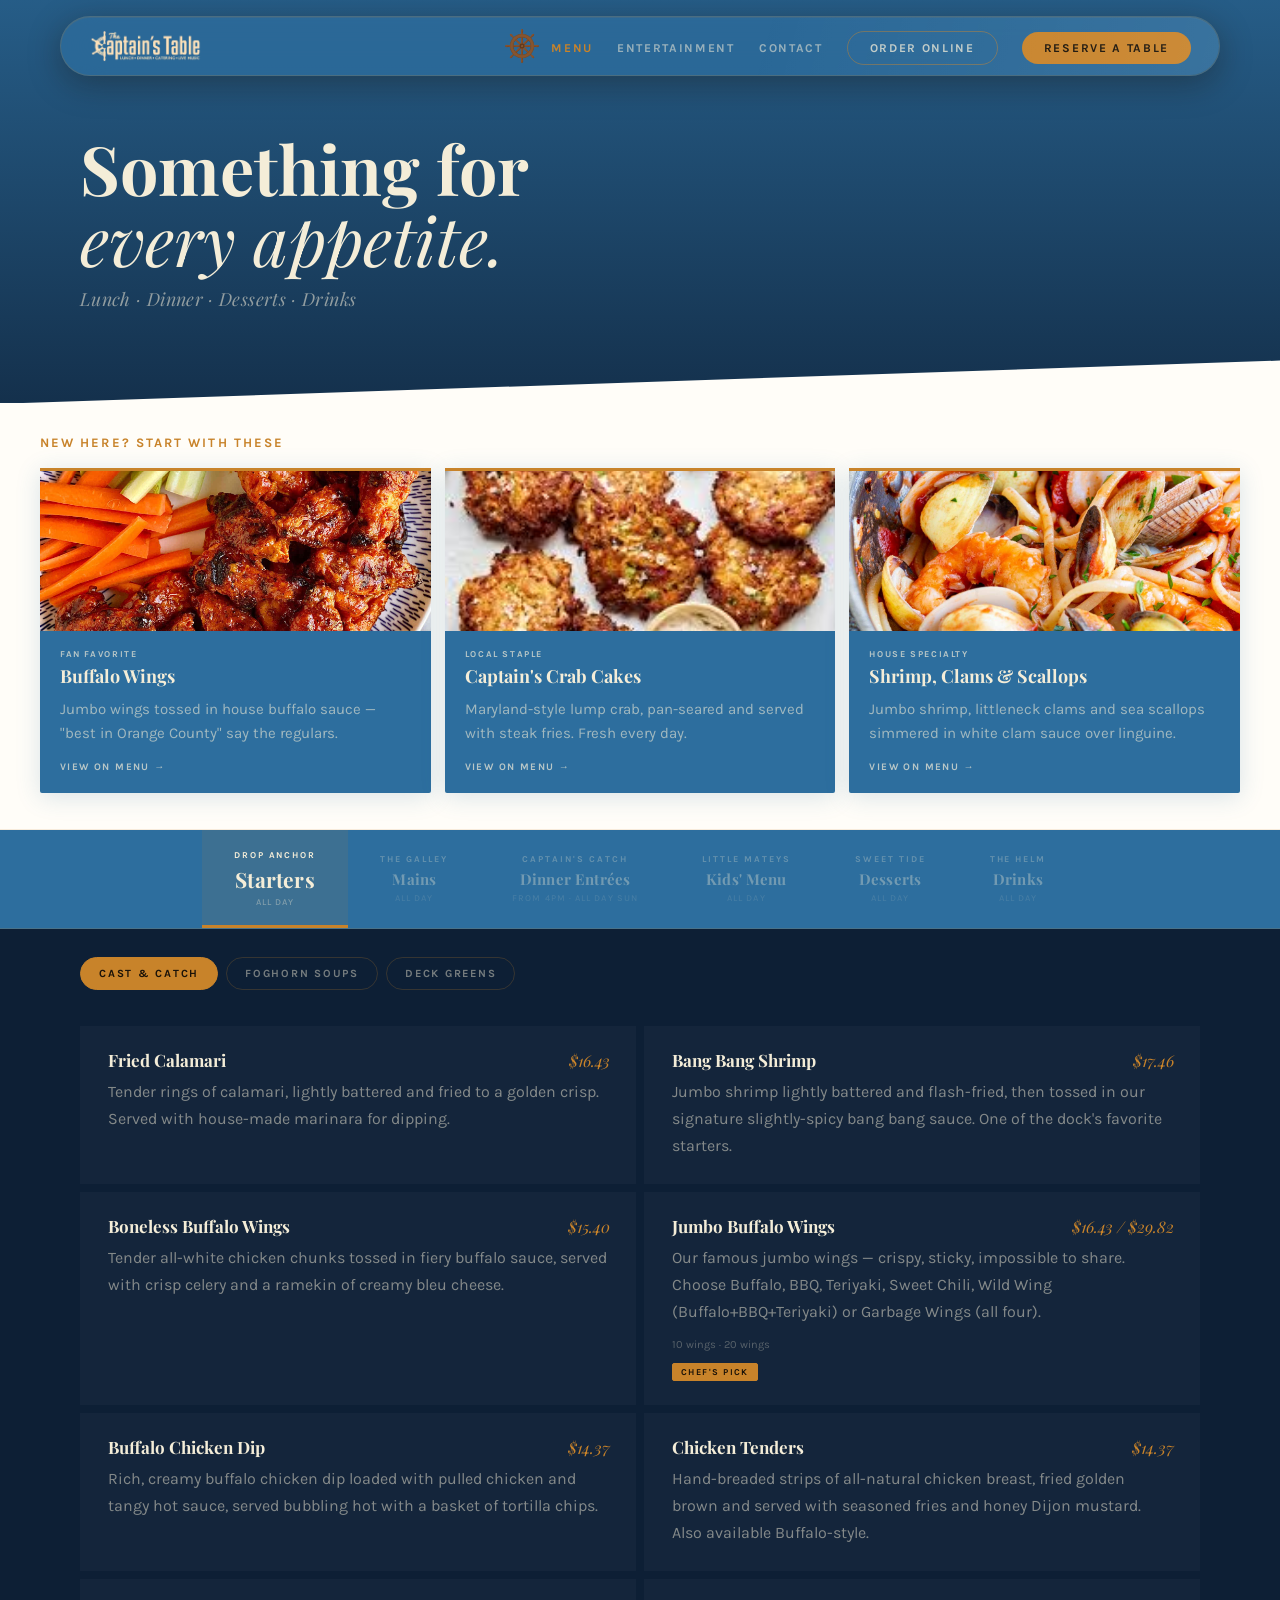
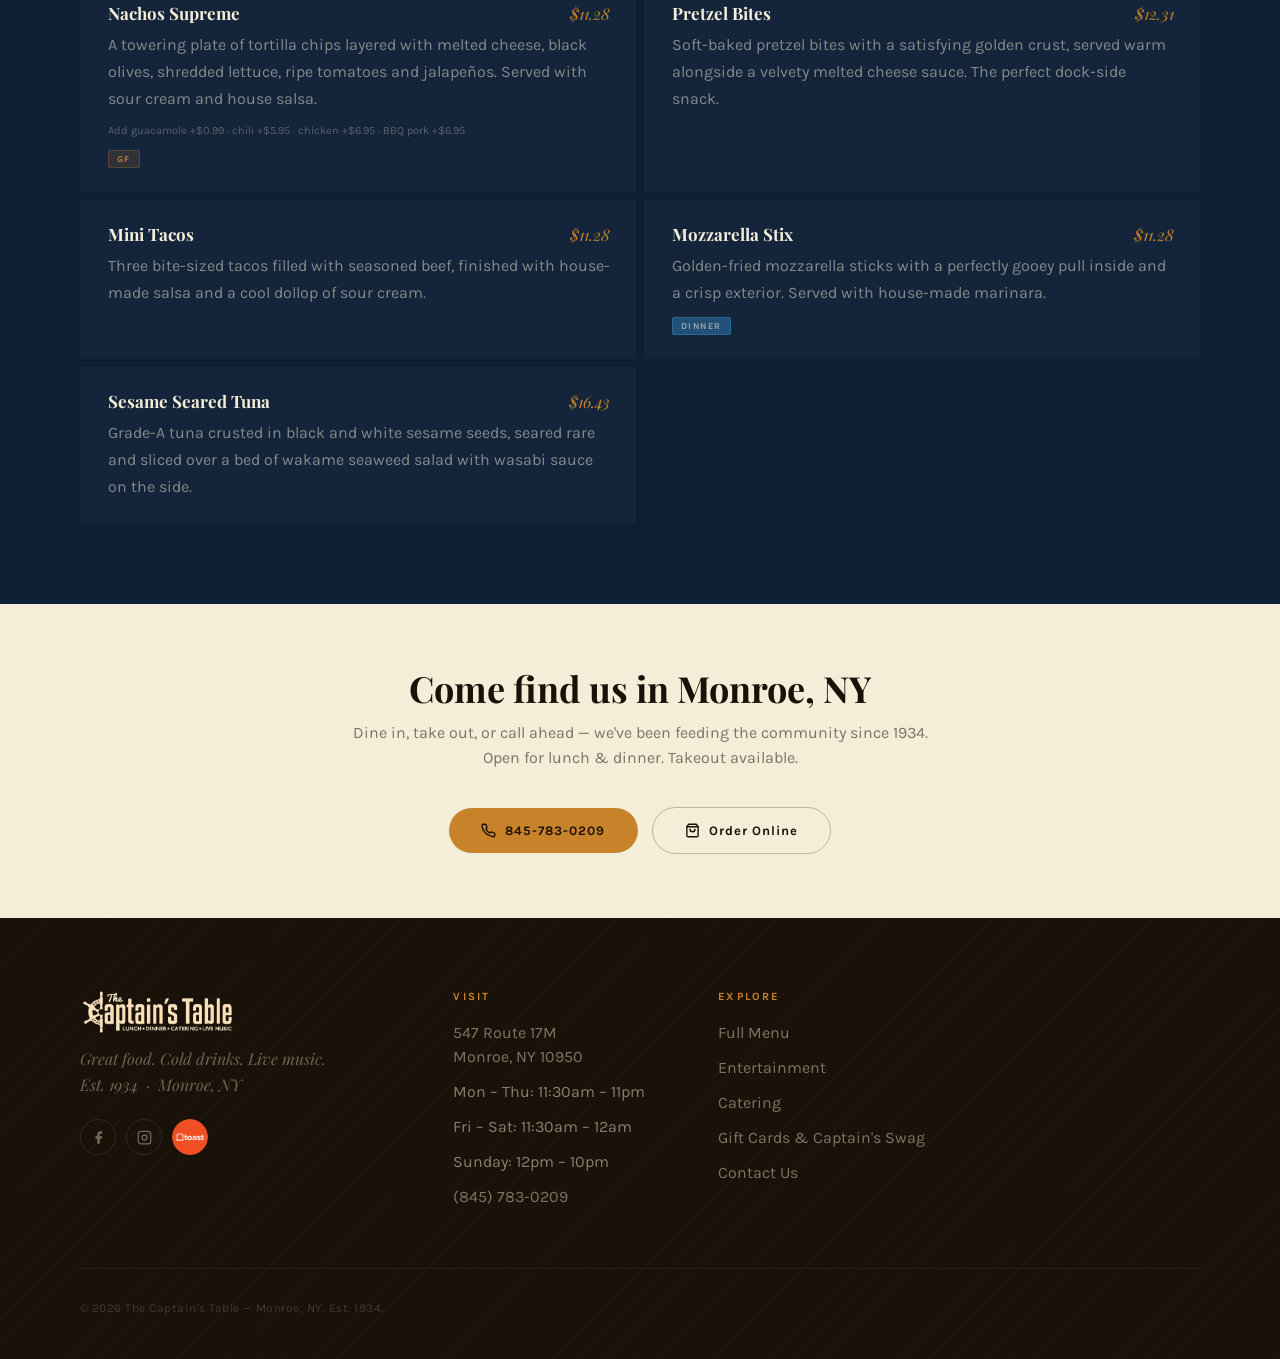
<file: menu.html>
<!DOCTYPE html>
<html lang="en">
<head>
<meta charset="UTF-8">
<meta name="viewport" content="width=device-width, initial-scale=1.0">
<title>The Menu — The Captain's Table</title>
<link rel="icon" type="image/png" href="brand_assets/hamburger_menu_icon.png">
<meta name="description" content="Starters, mains, dinner entrées, craft drinks, and desserts. Explore the full menu at The Captain's Table on Route 17M, Monroe, NY.">
<meta property="og:type" content="website">
<meta property="og:title" content="The Menu — Full Lunch &amp; Dinner at The Captain's Table, Monroe NY">
<meta property="og:description" content="Starters, mains, dinner entrées, drinks, and desserts. See the full menu at The Captain's Table on Route 17M, Monroe, NY.">
<meta property="og:image" content="https://captainstable.netlify.app/brand_assets/social-preview.jpg">
<meta property="og:url" content="https://captainstable.netlify.app/menu">
<meta name="twitter:card" content="summary_large_image">
<meta name="twitter:image" content="https://captainstable.netlify.app/brand_assets/social-preview.jpg">
<meta property="og:site_name" content="The Captain's Table">
<link rel="canonical" href="https://captainstable.netlify.app/menu">
<link rel="preconnect" href="https://fonts.googleapis.com">
<link rel="preconnect" href="https://fonts.gstatic.com" crossorigin>
<link href="https://fonts.googleapis.com/css2?family=Playfair+Display:ital,wght@0,700;0,800;0,900;1,400;1,700&family=Karla:wght@400;500;600;700&display=swap" rel="stylesheet">
<link rel="stylesheet" href="styles.css">
<style>
/* === MENU.HTML — page-specific styles === */
/* body override: menu page uses deep navy background */
body{background:var(--navy-deep);color:var(--cream)}
/* Contain horizontal overflow at layout level, keeps tab scroll working on mobile */
.menu-content,.solo-panel,.sub-panel{overflow-x:hidden}
/* page-header bg image override */
.page-header-bg{background-image:linear-gradient(to bottom,rgba(13,31,53,.22) 0%,rgba(13,31,53,.52) 55%,rgba(13,31,53,.78) 100%),url('https://www.captains-table.com/uploads/FrCeodgZ/primerib.jpg');background-size:cover;background-position:center 35%}

/* ── MAIN TAB BAR (sticky) ── */
.tab-bar-wrap{position:relative;z-index:50;background:var(--navy);border-bottom:1px solid rgba(200,131,42,.18);overflow:hidden}
.tab-bar{display:flex;justify-content:center;align-items:center}
.main-tab{flex-shrink:0;padding:20px 32px 18px;background:none;border:none;border-bottom:3px solid transparent;cursor:pointer;white-space:nowrap;position:relative;text-align:center;transform-origin:center bottom;transition:background .22s,transform .38s cubic-bezier(.4,0,.2,1),opacity .38s cubic-bezier(.4,0,.2,1),border-color .22s}
.main-tab:hover .tab-name{color:rgba(244,237,216,.85)}
.main-tab.active{border-bottom-color:var(--amber);background:rgba(200,131,42,.1)}
.main-tab .tab-eyebrow{font-family:var(--sans);font-size:9px;font-weight:700;letter-spacing:.22em;text-transform:uppercase;color:rgba(244,237,216,.28);display:block;margin-bottom:5px;transition:color .22s}
.main-tab.active .tab-eyebrow{color:var(--cream)}
.main-tab .tab-name{font-family:var(--serif);font-size:15px;font-weight:700;color:rgba(244,237,216,.35);display:block;letter-spacing:.01em;transition:color .22s,font-size .38s cubic-bezier(.4,0,.2,1)}
.main-tab.active .tab-name{color:var(--cream);font-size:21px}
.main-tab .tab-time{font-family:var(--sans);font-size:9px;font-weight:500;letter-spacing:.12em;text-transform:uppercase;display:block;margin-top:4px;color:rgba(244,237,216,.12);transition:color .22s}
.main-tab.active .tab-time{color:rgba(244,237,216,.38)}

/* ── MOBILE ACCORDION ── */
.acc-header{display:none;width:100%;background:none;border:none;border-top:1px solid rgba(244,237,216,.07);padding:22px 20px;cursor:pointer;align-items:center;justify-content:space-between;gap:14px;text-align:left}
.acc-header:hover{background:rgba(255,255,255,.035)}
.acc-header:focus-visible{outline:2px solid var(--amber);outline-offset:-2px}
.acc-label{flex:1}
.acc-eyebrow{font-family:var(--sans);font-size:9px;font-weight:700;letter-spacing:.22em;text-transform:uppercase;color:var(--amber);display:block;margin-bottom:5px}
.acc-name{font-family:var(--serif);font-size:19px;font-weight:700;color:var(--cream);display:block;line-height:1.15}
.acc-chevron{width:18px;height:18px;flex-shrink:0;color:rgba(200,131,42,.7);transition:transform .3s cubic-bezier(.4,0,.2,1)}
.acc-header[aria-expanded="true"] .acc-chevron{transform:rotate(180deg)}
.acc-body{display:grid;grid-template-rows:0fr;transition:grid-template-rows .38s cubic-bezier(.4,0,.2,1)}
.acc-body.open{grid-template-rows:1fr}
.acc-inner{overflow:hidden}

/* ── CONTENT AREA ── */
.menu-content{min-height:60vh}

/* ── MAIN PANELS ── */
.main-panel{display:none;animation:panelFade .3s var(--ease-out)}
.main-panel.active{display:block}
@keyframes panelFade{from{opacity:0;transform:translateY(8px)}to{opacity:1;transform:translateY(0)}}

/* ── SUB-TAB BAR ── */
.sub-tab-bar{display:flex;gap:8px;padding:28px 80px 0;overflow-x:auto;scrollbar-width:none;flex-wrap:wrap}
.sub-tab-bar::-webkit-scrollbar{display:none}
.sub-tab{font-family:var(--sans);font-size:11px;font-weight:700;letter-spacing:.16em;text-transform:uppercase;padding:9px 18px;border-radius:9999px;border:1px solid rgba(200,131,42,.22);color:rgba(244,237,216,.45);background:transparent;cursor:pointer;transition:background .2s,color .2s,border-color .2s;white-space:nowrap}
.sub-tab:hover{border-color:rgba(200,131,42,.5);color:rgba(244,237,216,.75)}
.sub-tab.active{background:var(--amber);color:var(--dark);border-color:var(--amber)}

/* ── SUB PANELS ── */
.sub-panel{display:none;padding:36px 80px 80px;animation:panelFade .25s var(--ease-out)}
.sub-panel.active{display:block}

/* ── SINGLE PANEL (no sub-tabs) ── */
.solo-panel{padding:36px 80px 80px}

/* ── SECTION DIVIDER ── */
.section-divider{display:flex;align-items:center;gap:18px;margin:48px 0 28px}
.section-divider:first-child{margin-top:0}
.section-divider-label{font-family:var(--sans);font-size:10px;font-weight:700;letter-spacing:.28em;text-transform:uppercase;color:var(--amber);white-space:nowrap}
.section-divider-line{flex:1;height:1px;background:rgba(200,131,42,.18)}
.section-divider-note{font-family:var(--sans);font-size:10px;font-weight:500;letter-spacing:.1em;text-transform:uppercase;color:rgba(244,237,216,.28);white-space:nowrap}

/* ── ITEM GRID ── */
.item-grid{display:grid;grid-template-columns:repeat(2,1fr);gap:8px}
.item-grid.three-col{grid-template-columns:repeat(3,1fr)}
.item-grid.one-col{grid-template-columns:1fr}

/* ── MENU ITEM CARD ── */
.item-card{background:rgba(255,255,255,.028);border-left:2px solid transparent;padding:24px 26px;transition:background .22s,border-color .22s;display:flex;flex-direction:column;gap:8px;cursor:default}
@keyframes itemPulse{0%,100%{background:rgba(255,255,255,.028);border-left-color:transparent}40%,60%{background:rgba(200,131,42,.16);border-left-color:var(--amber)}}
.item-card.item-pulse{animation:itemPulse 1.6s ease-in-out 2;transition:none}
.item-card:hover{background:rgba(200,131,42,.07);border-left-color:var(--amber)}
.item-card-top{display:flex;align-items:baseline;justify-content:space-between;gap:16px}
.item-name{font-family:var(--serif);font-size:17px;font-weight:700;color:var(--cream);line-height:1.2;flex:1}
.item-price{font-family:var(--serif);font-style:italic;font-size:16px;color:var(--amber);white-space:nowrap;flex-shrink:0}
.item-desc{font-family:var(--sans);font-size:16px;font-weight:400;line-height:1.68;color:rgba(244,237,216,.5)}
.item-badges{display:flex;gap:6px;flex-wrap:wrap;margin-top:2px}
.badge{font-family:var(--sans);font-size:9px;font-weight:700;letter-spacing:.16em;text-transform:uppercase;padding:3px 8px;border-radius:2px}
.badge-gf{background:rgba(200,131,42,.15);color:var(--amber);border:1px solid rgba(200,131,42,.25)}
.badge-lunch{background:rgba(244,237,216,.06);color:rgba(244,237,216,.45);border:1px solid rgba(244,237,216,.12)}
.badge-dinner{background:rgba(45,110,158,.6);color:rgba(244,237,216,.55);border:1px solid rgba(45,110,158,.8)}
.badge-special{background:rgba(200,131,42,.2);color:var(--amber);border:1px solid rgba(200,131,42,.35)}
.badge-chef{background:var(--amber);color:var(--dark);border:1px solid var(--amber)}

/* ── ADDON NOTE ── */
.item-addon{font-family:var(--sans);font-size:11px;font-weight:400;color:rgba(244,237,216,.3);line-height:1.6;margin-top:2px}

/* ── SALAD ADDONS TABLE ── */
.add-on-box{background:rgba(255,255,255,.02);border:1px solid rgba(200,131,42,.12);padding:20px 24px;margin-top:2px}
.add-on-title{font-family:var(--sans);font-size:10px;font-weight:700;letter-spacing:.22em;text-transform:uppercase;color:var(--amber);margin-bottom:14px}
.add-on-grid{display:grid;grid-template-columns:repeat(5,1fr);gap:8px}
.add-on-item{text-align:center}
.add-on-name{font-family:var(--sans);font-size:15px;font-weight:500;color:rgba(244,237,216,.6)}
.add-on-price{font-family:var(--serif);font-style:italic;font-size:15px;color:var(--amber);margin-top:2px}

/* ── BEER LIST (compact) ── */
.beer-list{display:grid;grid-template-columns:repeat(2,1fr);gap:8px}
.beer-item{background:rgba(255,255,255,.028);padding:18px 22px;border-left:2px solid transparent;transition:background .22s,border-color .22s}
.beer-item:hover{background:rgba(200,131,42,.07);border-left-color:var(--amber)}
.beer-name{font-family:var(--serif);font-size:16px;font-weight:700;color:var(--cream);margin-bottom:4px}
.beer-desc{font-family:var(--sans);font-size:16px;font-weight:400;color:rgba(244,237,216,.42);line-height:1.5}
.beer-abv{font-family:var(--sans);font-size:10px;font-weight:700;letter-spacing:.12em;color:rgba(200,131,42,.7);margin-top:4px}

/* ── BOTTLE LIST ── */
.bottle-grid{display:grid;grid-template-columns:repeat(4,1fr);gap:8px}
.bottle-item{background:rgba(255,255,255,.028);padding:16px 20px;font-family:var(--sans);font-size:16px;font-weight:400;color:rgba(244,237,216,.6);border-left:2px solid transparent;transition:background .22s,border-color .22s}
.bottle-item:hover{background:rgba(200,131,42,.07);border-left-color:var(--amber);color:rgba(244,237,216,.85)}

/* ── WINE LIST ── */
.wine-category{margin-bottom:36px}
.wine-category-title{font-family:var(--sans);font-size:10px;font-weight:700;letter-spacing:.28em;text-transform:uppercase;color:var(--amber);margin-bottom:14px;padding-bottom:10px;border-bottom:1px solid rgba(200,131,42,.15)}
.wine-list{display:grid;grid-template-columns:repeat(2,1fr);gap:8px}
.wine-item{background:rgba(255,255,255,.028);padding:16px 22px;display:flex;justify-content:space-between;align-items:baseline;border-left:2px solid transparent;transition:background .22s,border-color .22s}
.wine-item:hover{background:rgba(200,131,42,.07);border-left-color:var(--amber)}
.wine-name{font-family:var(--serif);font-size:16px;font-weight:700;color:var(--cream)}
.wine-producer{font-family:var(--sans);font-size:11px;font-weight:400;color:rgba(244,237,216,.38);margin-top:3px}
.wine-price-note{font-family:var(--sans);font-size:11px;font-weight:400;color:rgba(244,237,216,.35)}

/* ── COCKTAIL PANEL ── */
.cocktail-banner{background:rgba(200,131,42,.06);border:1px solid rgba(200,131,42,.18);padding:48px;text-align:center;margin-bottom:2px}
.cocktail-icon{width:48px;height:48px;color:var(--amber);margin:0 auto 20px}
.cocktail-title{font-family:var(--serif);font-size:26px;font-weight:700;color:var(--cream);margin-bottom:12px}
.cocktail-body{font-family:var(--serif);font-style:italic;font-size:16px;color:rgba(244,237,216,.5);line-height:1.75;max-width:440px;margin:0 auto}

/* ── Panel intro (curated sections) ── */
.panel-intro{text-align:center;padding:48px 40px 40px;max-width:560px;margin:0 auto 8px}
.panel-intro-eyebrow{font-family:var(--sans);font-size:10px;font-weight:700;letter-spacing:.22em;text-transform:uppercase;color:var(--amber);margin-bottom:14px}
.panel-intro-heading{font-family:var(--serif);font-size:30px;font-weight:700;color:var(--cream);line-height:1.2;margin-bottom:12px}
.panel-intro-body{font-family:var(--sans);font-size:16px;font-weight:400;color:rgba(244,237,216,.48);line-height:1.7}
.panel-intro-rule{width:40px;height:1px;background:rgba(200,131,42,.4);margin:20px auto 0}
.item-grid.centered{max-width:760px;margin:0 auto}

/* ── Mobile CTA Bar ───────────────────────────────────────────── */
.mobile-cta-bar{position:fixed;bottom:0;left:0;right:0;z-index:200;background:var(--navy);border-top:1px solid rgba(200,131,42,.3);padding:10px 16px;padding-bottom:calc(10px + env(safe-area-inset-bottom));gap:10px;display:none}
.mobile-cta-bar a{flex:1;display:flex;align-items:center;justify-content:center;gap:8px;padding:13px 10px;border-radius:9999px;font-family:var(--sans);font-size:13px;font-weight:700;letter-spacing:.06em;text-decoration:none;transition:opacity .2s}
.mobile-cta-bar a:active{opacity:.75}
.mobile-cta-call{background:var(--amber);color:var(--dark)}
.mobile-cta-directions{background:rgba(255,255,255,.07);color:var(--cream);border:1px solid rgba(244,237,216,.15)}
/* ── Desktop CTA Section ──────────────────────────────────────── */
.desktop-cta{display:none;background:var(--cream);padding:64px 40px;text-align:center}
.desktop-cta-eyebrow{font-family:var(--sans);font-size:10px;font-weight:700;letter-spacing:.24em;text-transform:uppercase;color:var(--amber);margin-bottom:14px}
.desktop-cta-heading{font-family:var(--serif);font-size:36px;font-weight:700;color:var(--dark);line-height:1.15;margin-bottom:10px}
.desktop-cta-sub{font-family:var(--sans);font-size:16px;font-weight:400;color:rgba(26,18,8,.55);margin-bottom:36px;line-height:1.6}
.desktop-cta-actions{display:flex;align-items:center;justify-content:center;gap:14px;flex-wrap:wrap}
.desktop-cta-actions a{display:inline-flex;align-items:center;gap:9px;padding:15px 32px;border-radius:9999px;font-family:var(--sans);font-size:13px;font-weight:700;letter-spacing:.08em;text-decoration:none;transition:opacity .2s}
.desktop-cta-actions a:hover{opacity:.82}
.cta-primary{background:var(--amber);color:var(--dark)}
.cta-secondary{background:transparent;color:var(--dark);border:1.5px solid rgba(26,18,8,.25)}

/* ── RESPONSIVE ── */
@media(max-width:900px){
  .page-header-inner{padding:48px 24px 80px}
  /* Main tab bar hidden on mobile — accordion takes over */
  .tab-bar-wrap{display:none}
  .main-panel{display:block!important}
  .acc-header{display:flex}
  /* Sub-tabs: wrap to next line instead of horizontal scroll */
  .sub-tab-bar{padding:18px 16px 0;gap:6px;flex-wrap:wrap;overflow-x:visible}
  .sub-panel,.solo-panel{padding:24px 16px 64px}
  .item-grid,.item-grid.three-col{grid-template-columns:1fr}
  .beer-list,.bottle-grid,.wine-list{grid-template-columns:1fr}
  .add-on-grid{grid-template-columns:repeat(3,1fr)}
  /* Section dividers: hide the long serving note, let label show cleanly */
  .section-divider{flex-wrap:wrap;gap:10px}
  .section-divider-note{display:none}
  .section-divider-label{white-space:normal}
  footer{padding-bottom:88px}
  .mobile-cta-bar{display:flex}
}
@media(min-width:901px){
  .mobile-cta-bar{display:none!important}
  .desktop-cta{display:block}
  /* On desktop, accordion body is always fully open — tabs control visibility via .main-panel.active */
  .acc-body{grid-template-rows:1fr!important}
}
@media(prefers-reduced-motion:reduce){.main-panel,.sub-panel{animation:none}}

/* ── Start Here Strip ─────────────────────────────────────────── */
.start-here{padding:32px 40px 36px;background:var(--white);border-bottom:1px solid rgba(200,131,42,.14)}
.start-here-label{font-family:var(--sans);font-size:13px;font-weight:700;letter-spacing:.16em;text-transform:uppercase;color:var(--amber);margin-bottom:18px}
.start-here-cards{display:grid;grid-template-columns:repeat(3,1fr);gap:14px}
.sh-card{background:var(--navy);border-top:3px solid var(--amber);border-radius:0 0 2px 2px;padding:0;cursor:pointer;transition:transform .2s,opacity .2s;text-align:left;display:flex;flex-direction:column;overflow:hidden;box-shadow:0 4px 24px rgba(45,110,158,.18)}
.sh-card-text{padding:18px 20px 20px;display:flex;flex-direction:column;flex:1}
.sh-card:hover{transform:translateY(-2px);opacity:.88}
.sh-card:focus-visible{outline:2px solid var(--amber);outline-offset:3px}
.sh-badge{font-family:var(--sans);font-size:9px;font-weight:700;letter-spacing:.18em;text-transform:uppercase;color:rgba(244,237,216,.7);display:block;margin-bottom:7px}
.sh-name{font-family:var(--serif);font-size:18px;font-weight:700;color:var(--cream);line-height:1.2;display:block;margin-bottom:10px}
.sh-desc{font-family:var(--sans);font-size:15px;font-weight:400;color:rgba(244,237,216,.58);line-height:1.6;display:block;flex:1}
.sh-photo{width:100%;height:160px;object-fit:cover;display:block;margin-bottom:0}
.sh-cta{font-family:var(--sans);font-size:10px;font-weight:700;letter-spacing:.14em;text-transform:uppercase;color:rgba(244,237,216,.7);margin-top:16px;display:block}
@media(max-width:900px){
  .start-here{padding:22px 16px 26px}
  .start-here-cards{grid-template-columns:1fr;gap:10px}
  .sh-card{padding:16px 18px 18px}
  .sh-photo{height:110px}
  .sh-name{font-size:16px}
}
</style>
</head>
<body>

<a href="#main-content" style="position:absolute;left:-9999px;top:8px;z-index:999;background:var(--amber);color:var(--dark);padding:10px 20px;font-family:var(--sans);font-weight:700;font-size:13px;border-radius:2px;text-decoration:none" onfocus="this.style.left='8px'" onblur="this.style.left='-9999px'">Skip to content</a>

<nav id="site-nav">
  <a href="index.html" class="nav-logo">
    <img src="brand_assets/captains_wordmark.png" alt="The Captain's Table" style="height:32px;width:auto">
  </a>
  <div class="nav-wheel-wrap">
    <img id="nav-wheel" src="brand_assets/scroll_wheel.png" alt="" aria-hidden="true" class="nav-wheel">
  </div>
  <ul class="nav-links">
    <li><a href="menu.html" class="active">Menu</a></li>
    <li><a href="events.html">Entertainment</a></li>
    <li><a href="contact.html">Contact</a></li>
    <li><a href="https://order.toasttab.com/online/captains-table-547-rt-17m" target="_blank" rel="noopener" class="nav-order">Order Online</a></li>
    <li><a href="https://tables.toasttab.com/restaurants/ad1cf5c2-efee-48cc-aacb-08e1f7218d71/reserve?partySize=2&dateTime=2026-03-20T09:00:00.000-04:00" target="_blank" rel="noopener" class="nav-cta">Reserve a Table</a></li>
  </ul>
  <button class="nav-hamburger" aria-label="Open menu" aria-expanded="false" id="hamburger">
    <img src="brand_assets/hamburger_menu_icon.png" alt="" aria-hidden="true" class="hamburger-icon" id="hamburger-icon">
  </button>
</nav>

<div class="mobile-menu" id="mobile-menu">
  <a href="menu.html">Menu</a>
  <a href="events.html">Entertainment</a>
  <a href="gift-cards.html">Gift Cards &amp; Swag</a>
  <a href="contact.html">Contact Us</a>
  <a href="https://order.toasttab.com/online/captains-table-547-rt-17m" target="_blank" rel="noopener" class="mobile-order">Order Online</a>
  <a href="https://tables.toasttab.com/restaurants/ad1cf5c2-efee-48cc-aacb-08e1f7218d71/reserve?partySize=2&dateTime=2026-03-20T09:00:00.000-04:00" target="_blank" rel="noopener" class="mobile-cta">Reserve a Table</a>
</div>

<header class="page-header" id="main-content">
  <div class="page-header-bg"></div>
  <div class="page-header-inner">

    <h1 class="page-title">Something for<br><em style="font-weight:400;font-style:italic">every appetite.</em></h1>
    <p class="page-subtitle">Lunch · Dinner · Desserts · Drinks</p>
  </div>
</header>

<!-- ══════════════════════════════════════════ START HERE STRIP -->
<section class="start-here" aria-label="Featured dishes">
  <div class="start-here-label">New here? Start with these</div>
  <div class="start-here-cards">
    <button class="sh-card" onclick="jumpToItem('wings')" aria-label="Jump to Buffalo Wings">
      <img src="brand_assets/buffalo_wings_TEMP.jpg" alt="" class="sh-photo">
      <div class="sh-card-text">
        <span class="sh-badge">Fan Favorite</span>
        <span class="sh-name">Buffalo Wings</span>
        <span class="sh-desc">Jumbo wings tossed in house buffalo sauce — "best in Orange County" say the regulars.</span>
        <span class="sh-cta">View on menu →</span>
      </div>
    </button>
    <button class="sh-card" onclick="jumpToItem('crab-cakes')" aria-label="Jump to Captain's Crab Cakes">
      <img src="brand_assets/crab_cake_TEMP.jpg" alt="" class="sh-photo">
      <div class="sh-card-text">
        <span class="sh-badge">Local Staple</span>
        <span class="sh-name">Captain's Crab Cakes</span>
        <span class="sh-desc">Maryland-style lump crab, pan-seared and served with steak fries. Fresh every day.</span>
        <span class="sh-cta">View on menu →</span>
      </div>
    </button>
    <button class="sh-card" onclick="jumpToItem('scallops')" aria-label="Jump to Shrimp, Clams &amp; Scallops">
      <img src="brand_assets/shrimp_clam_scallop_TEMP.jpg" alt="" class="sh-photo">
      <div class="sh-card-text">
        <span class="sh-badge">House Specialty</span>
        <span class="sh-name">Shrimp, Clams &amp; Scallops</span>
        <span class="sh-desc">Jumbo shrimp, littleneck clams and sea scallops simmered in white clam sauce over linguine.</span>
        <span class="sh-cta">View on menu →</span>
      </div>
    </button>
  </div>
</section>

<!-- ══════════════════════════════════════════ MAIN TAB BAR -->
<div class="tab-bar-wrap" id="tab-bar-wrap">
  <div class="tab-bar" role="tablist" aria-label="Menu sections">
    <button class="main-tab active" data-target="starters" role="tab" aria-selected="true"><span class="tab-eyebrow">Drop Anchor</span><span class="tab-name">Starters</span><span class="tab-time">All Day</span></button>
    <button class="main-tab" data-target="galley" role="tab" aria-selected="false"><span class="tab-eyebrow">The Galley</span><span class="tab-name">Mains</span><span class="tab-time">All Day</span></button>
    <button class="main-tab" data-target="captains" role="tab" aria-selected="false"><span class="tab-eyebrow">Captain's Catch</span><span class="tab-name">Dinner Entrées</span><span class="tab-time">From 4pm · All Day Sun</span></button>
    <button class="main-tab" data-target="mateys" role="tab" aria-selected="false"><span class="tab-eyebrow">Little Mateys</span><span class="tab-name">Kids' Menu</span><span class="tab-time">All Day</span></button>
    <button class="main-tab" data-target="sweet" role="tab" aria-selected="false"><span class="tab-eyebrow">Sweet Tide</span><span class="tab-name">Desserts</span><span class="tab-time">All Day</span></button>
    <button class="main-tab" data-target="helm" role="tab" aria-selected="false"><span class="tab-eyebrow">The Helm</span><span class="tab-name">Drinks</span><span class="tab-time">All Day</span></button>
  </div>
</div>

<main class="menu-content">

<!-- ══════════════════════════════════════════ PANEL: DROP ANCHOR -->
<div class="main-panel active" id="panel-starters">
  <button class="acc-header" aria-expanded="true" aria-controls="acc-inner-starters">
    <span class="acc-label"><span class="acc-eyebrow">Drop Anchor</span><span class="acc-name">Starters</span></span>
    <svg class="acc-chevron" viewBox="0 0 24 24" fill="none" stroke="currentColor" stroke-width="2" stroke-linecap="round" stroke-linejoin="round"><polyline points="6 9 12 15 18 9"/></svg>
  </button>
  <div class="acc-body open" id="acc-inner-starters"><div class="acc-inner">
  <div class="sub-tab-bar" role="tablist">
    <button class="sub-tab active" data-sub="appetizers" aria-selected="true">Cast &amp; Catch</button>
    <button class="sub-tab" data-sub="soups" aria-selected="false">Foghorn Soups</button>
    <button class="sub-tab" data-sub="salads" aria-selected="false">Deck Greens</button>
  </div>

  <!-- Sub: Appetizers -->
  <div class="sub-panel active" id="sub-appetizers">
    <div class="item-grid">
      <div class="item-card">
        <div class="item-card-top"><span class="item-name">Fried Calamari</span><span class="item-price">$16.43</span></div>
        <p class="item-desc">Tender rings of calamari, lightly battered and fried to a golden crisp. Served with house-made marinara for dipping.</p>
      </div>
      <div class="item-card">
        <div class="item-card-top"><span class="item-name">Bang Bang Shrimp</span><span class="item-price">$17.46</span></div>
        <p class="item-desc">Jumbo shrimp lightly battered and flash-fried, then tossed in our signature slightly-spicy bang bang sauce. One of the dock's favorite starters.</p>
      </div>
      <div class="item-card">
        <div class="item-card-top"><span class="item-name">Boneless Buffalo Wings</span><span class="item-price">$15.40</span></div>
        <p class="item-desc">Tender all-white chicken chunks tossed in fiery buffalo sauce, served with crisp celery and a ramekin of creamy bleu cheese.</p>
      </div>
      <div class="item-card">
        <div class="item-card-top" id="wings"><span class="item-name">Jumbo Buffalo Wings</span><span class="item-price">$16.43 / $29.82</span></div>
        <p class="item-desc">Our famous jumbo wings — crispy, sticky, impossible to share. Choose Buffalo, BBQ, Teriyaki, Sweet Chili, Wild Wing (Buffalo+BBQ+Teriyaki) or Garbage Wings (all four).</p>
        <p class="item-addon">10 wings · 20 wings</p>
        <div class="item-badges"><span class="badge badge-chef">Chef's Pick</span></div>
      </div>
      <div class="item-card">
        <div class="item-card-top"><span class="item-name">Buffalo Chicken Dip</span><span class="item-price">$14.37</span></div>
        <p class="item-desc">Rich, creamy buffalo chicken dip loaded with pulled chicken and tangy hot sauce, served bubbling hot with a basket of tortilla chips.</p>
      </div>
      <div class="item-card">
        <div class="item-card-top"><span class="item-name">Chicken Tenders</span><span class="item-price">$14.37</span></div>
        <p class="item-desc">Hand-breaded strips of all-natural chicken breast, fried golden brown and served with seasoned fries and honey Dijon mustard. Also available Buffalo-style.</p>
      </div>
      <div class="item-card">
        <div class="item-card-top"><span class="item-name">Nachos Supreme</span><span class="item-price">$11.28</span></div>
        <p class="item-desc">A towering plate of tortilla chips layered with melted cheese, black olives, shredded lettuce, ripe tomatoes and jalapeños. Served with sour cream and house salsa.</p>
        <p class="item-addon">Add guacamole +$0.99 · chili +$5.95 · chicken +$6.95 · BBQ pork +$6.95</p>
        <div class="item-badges"><span class="badge badge-gf">GF</span></div>
      </div>
      <div class="item-card">
        <div class="item-card-top"><span class="item-name">Pretzel Bites</span><span class="item-price">$12.31</span></div>
        <p class="item-desc">Soft-baked pretzel bites with a satisfying golden crust, served warm alongside a velvety melted cheese sauce. The perfect dock-side snack.</p>
      </div>
      <div class="item-card">
        <div class="item-card-top"><span class="item-name">Mini Tacos</span><span class="item-price">$11.28</span></div>
        <p class="item-desc">Three bite-sized tacos filled with seasoned beef, finished with house-made salsa and a cool dollop of sour cream.</p>
      </div>
      <div class="item-card">
        <div class="item-card-top"><span class="item-name">Mozzarella Stix</span><span class="item-price">$11.28</span></div>
        <p class="item-desc">Golden-fried mozzarella sticks with a perfectly gooey pull inside and a crisp exterior. Served with house-made marinara.</p>
        <div class="item-badges"><span class="badge badge-dinner">Dinner</span></div>
      </div>
      <div class="item-card">
        <div class="item-card-top"><span class="item-name">Sesame Seared Tuna</span><span class="item-price">$16.43</span></div>
        <p class="item-desc">Grade-A tuna crusted in black and white sesame seeds, seared rare and sliced over a bed of wakame seaweed salad with wasabi sauce on the side.</p>
      </div>
    </div>
  </div>

  <!-- Sub: Soups -->
  <div class="sub-panel" id="sub-soups">
    <div class="item-grid">
      <div class="item-card">
        <div class="item-card-top"><span class="item-name">New England Clam Chowder</span><span class="item-price">Cup $6.13 · Bowl $7.16</span></div>
        <p class="item-desc">Our creamy, hearty New England clam chowder — thick with tender littleneck clams, golden potatoes and smoked bacon. A true seaside classic, served steaming hot.</p>
      </div>
      <div class="item-card">
        <div class="item-card-top"><span class="item-name">Crock of French Onion</span><span class="item-price">$9.22</span></div>
        <p class="item-desc">Rich, slow-caramelized onion broth topped with a thick-cut crouton and a crown of gratinéed Gruyère, served bubbling in a classic oven crock.</p>
      </div>
      <div class="item-card">
        <div class="item-card-top"><span class="item-name">Bowl of Chili</span><span class="item-price">$11.28</span></div>
        <p class="item-desc">A robust, slow-simmered chili packed with seasoned ground beef, kidney beans and a blend of smoky spices. Served in a generous, warming bowl.</p>
      </div>
    </div>
  </div>

  <!-- Sub: Salads -->
  <div class="sub-panel" id="sub-salads">
    <p class="item-desc" style="margin-bottom:20px;color:rgba(244,237,216,.38);font-size:16px;letter-spacing:.04em">All salads available gluten-sensitive without croutons and dressing.</p>
    <div class="item-grid">
      <div class="item-card">
        <div class="item-card-top"><span class="item-name">Garden Chickpea Salad</span><span class="item-price">Sm $8.19 · Lg $13.34</span></div>
        <p class="item-desc">Crisp mixed greens with cucumbers, ripe tomatoes, red onion, seasoned chickpeas and crumbled feta. Tossed in your choice of house dressing.</p>
      </div>
      <div class="item-card">
        <div class="item-card-top"><span class="item-name">Caesar Salad</span><span class="item-price">$13.34</span></div>
        <p class="item-desc">Crisp romaine hearts with house-made croutons and freshly shaved parmesan, tossed tableside-style in classic Caesar dressing.</p>
      </div>
      <div class="item-card">
        <div class="item-card-top"><span class="item-name">Cobb Salad</span><span class="item-price">$14.37</span></div>
        <p class="item-desc">A generously layered salad of mixed greens, creamy avocado, ripe tomatoes, hard-boiled egg, red onion and smoky bacon bits — crowned with bleu cheese crumbles and ranch.</p>
      </div>
      <div class="item-card">
        <div class="item-card-top"><span class="item-name">Captain's Salad</span><span class="item-price">$14.37</span></div>
        <p class="item-desc">Mixed greens with mandarin oranges, dried cranberries, candied walnuts and red onion, topped with crumbled feta and a house zinfandel vinaigrette. Bright, fresh and distinctly ours.</p>
      </div>
      <div class="item-card">
        <div class="item-card-top"><span class="item-name">Blackened Scallops Salad</span><span class="item-price">$21.58</span></div>
        <p class="item-desc">Sear-kissed sea scallops resting over crisp mixed greens with tomatoes, cucumbers and red onion, finished with crumbled bleu cheese and a sweet onion dressing.</p>
      </div>
    </div>
    <div class="add-on-box">
      <div class="add-on-title">Add a Protein</div>
      <div class="add-on-grid">
        <div class="add-on-item"><div class="add-on-name">Chicken</div><div class="add-on-price">$6.95</div></div>
        <div class="add-on-item"><div class="add-on-name">Steak</div><div class="add-on-price">$8.95</div></div>
        <div class="add-on-item"><div class="add-on-name">Shrimp</div><div class="add-on-price">$8.95</div></div>
        <div class="add-on-item"><div class="add-on-name">Salmon</div><div class="add-on-price">$9.95</div></div>
        <div class="add-on-item"><div class="add-on-name">Ahi Tuna</div><div class="add-on-price">$9.95</div></div>
      </div>
    </div>
  </div>
</div></div></div><!-- /panel-starters -->


<!-- ══════════════════════════════════════════ PANEL: THE GALLEY -->
<div class="main-panel" id="panel-galley">
  <button class="acc-header" aria-expanded="false" aria-controls="acc-inner-galley">
    <span class="acc-label"><span class="acc-eyebrow">The Galley</span><span class="acc-name">Mains</span></span>
    <svg class="acc-chevron" viewBox="0 0 24 24" fill="none" stroke="currentColor" stroke-width="2" stroke-linecap="round" stroke-linejoin="round"><polyline points="6 9 12 15 18 9"/></svg>
  </button>
  <div class="acc-body" id="acc-inner-galley"><div class="acc-inner">
  <div class="solo-panel">

    <div class="section-divider"><span class="section-divider-label">The Half-Pounders</span><span class="section-divider-line"></span><span class="section-divider-note">Served with fries &amp; pickles · sub onion rings, curly or sweet potato fries +$2.99</span></div>
    <div class="item-grid">
      <div class="item-card">
        <div class="item-card-top"><span class="item-name">All American Burger</span><span class="item-price">$18.49</span></div>
        <p class="item-desc">Our signature half-pound house blend of short rib, brisket and chuck, topped with American cheese, crispy bacon, fresh lettuce, ripe tomato and raw onion. Classic.</p>
      </div>
      <div class="item-card">
        <div class="item-card-top"><span class="item-name">Captain's Bacon Burger</span><span class="item-price">$18.49</span></div>
        <p class="item-desc">The house-blend patty loaded with American cheese, crispy bacon and a rich mushroom gravy poured over the top. A dock-side legend.</p>
      </div>
      <div class="item-card">
        <div class="item-card-top"><span class="item-name">Tex-Mex Burger</span><span class="item-price">$18.49</span></div>
        <p class="item-desc">The house-blend patty gets a southwestern kick — melted pepper Jack, creamy avocado, crisp lettuce and smoky chipotle mayo.</p>
      </div>
    </div>

    <div class="section-divider"><span class="section-divider-label">For the Crew</span><span class="section-divider-line"></span><span class="section-divider-note">Served with fries &amp; pickles · roll or herb wrap · sub onion rings, curly or sweet potato fries +$2.99</span></div>
    <div class="item-grid">
      <div class="item-card">
        <div class="item-card-top"><span class="item-name">Fried Chicken Sandwich</span><span class="item-price">$18.49</span></div>
        <p class="item-desc">Buttermilk-brined, hand-breaded chicken breast fried golden and served on a toasted roll with honey Dijon mustard and crisp house pickles.</p>
      </div>
      <div class="item-card">
        <div class="item-card-top"><span class="item-name">Buffalo Chicken Sandwich</span><span class="item-price">$17.46</span></div>
        <p class="item-desc">Crispy breaded chicken cutlet doused in Frank's RedHot, finished with creamy bleu cheese, fresh lettuce and tomato on a toasted roll.</p>
      </div>
      <div class="item-card">
        <div class="item-card-top"><span class="item-name">Balsamic Chicken Sandwich</span><span class="item-price">$17.46</span></div>
        <p class="item-desc">Grilled chicken topped with roasted red peppers, fresh mozzarella, crisp lettuce and a drizzle of sweet balsamic glaze on a toasted roll.</p>
      </div>
      <div class="item-card">
        <div class="item-card-top"><span class="item-name">Country Chicken Sandwich</span><span class="item-price">$17.46</span></div>
        <p class="item-desc">Grilled chicken breast smothered in melted mozzarella and a savory, earthy mushroom gravy. Comfort food, dock-side style.</p>
      </div>
      <div class="item-card">
        <div class="item-card-top"><span class="item-name">Tex-Mex Chicken</span><span class="item-price">$17.46</span></div>
        <p class="item-desc">Grilled chicken breast with melted pepper Jack, creamy avocado, crisp lettuce and smoky chipotle mayo — a southwest spin on a sandwich staple.</p>
      </div>
      <div class="item-card">
        <div class="item-card-top"><span class="item-name">Chicken Parmigiana Hero</span><span class="item-price">$17.46</span></div>
        <p class="item-desc">A classic — breaded chicken cutlet layered with melted mozzarella and rich marinara sauce on a toasted hero roll.</p>
      </div>
    </div>

    <div style="margin:48px 0 0;background:rgba(200,131,42,.08);border:1px solid rgba(200,131,42,.25);border-left:3px solid var(--amber);padding:16px 22px;display:flex;align-items:center;justify-content:space-between;flex-wrap:wrap;gap:12px">
      <div>
        <div style="font-family:var(--serif);font-size:16px;font-weight:700;color:var(--cream)">Between Decks</div>
        <div style="font-family:var(--sans);font-size:15px;font-weight:400;color:rgba(244,237,216,.5);margin-top:3px">Served with fries &amp; pickles · white, wheat, rye or herb wrap available</div>
      </div>
      <div style="font-family:var(--sans);font-size:11px;font-weight:700;letter-spacing:.16em;text-transform:uppercase;background:var(--amber);color:var(--dark);padding:7px 16px;border-radius:2px;white-space:nowrap">Lunch Only · M–Sat 11:30am–4pm</div>
    </div>
    <div style="margin-bottom:20px"></div>
    <div class="item-grid">
      <div class="item-card">
        <div class="item-card-top"><span class="item-name">Corned Beef on Rye</span><span class="item-price">$13.34</span></div>
        <p class="item-desc">Thinly sliced, fork-tender corned beef piled generously on toasted rye. Simple. Iconic. Perfect.</p>
        <div class="item-badges"><span class="badge badge-lunch">Lunch Only</span></div>
      </div>
      <div class="item-card">
        <div class="item-card-top"><span class="item-name">Classic BLT</span><span class="item-price">$10.25</span></div>
        <p class="item-desc">The crispy bacon is thick-cut, the tomatoes are vine-ripe and the lettuce is always cold and fresh. Served on your choice of white, wheat or rye.</p>
        <div class="item-badges"><span class="badge badge-lunch">Lunch Only</span></div>
      </div>
      <div class="item-card">
        <div class="item-card-top"><span class="item-name">Open Faced Reuben</span><span class="item-price">$15.40</span></div>
        <p class="item-desc">Slow-cured corned beef with Swiss cheese, tangy sauerkraut and Russian dressing on toasted rye, served open-faced and gratinéed under the broiler.</p>
        <div class="item-badges"><span class="badge badge-lunch">Lunch Only</span></div>
      </div>
      <div class="item-card">
        <div class="item-card-top"><span class="item-name">Turkey Club</span><span class="item-price">$14.37</span></div>
        <p class="item-desc">Layers of oven-roasted turkey, crispy bacon, fresh lettuce and ripe tomato with mayo on your choice of white, wheat or rye.</p>
        <div class="item-badges"><span class="badge badge-lunch">Lunch Only</span></div>
      </div>
      <div class="item-card">
        <div class="item-card-top"><span class="item-name">Portobello Sandwich</span><span class="item-price">$15.40</span></div>
        <p class="item-desc">A hearty marinated portobello cap with roasted red peppers, fresh mozzarella, crisp lettuce and tomato on a toasted roll. The kitchen's go-to meatless option.</p>
        <div class="item-badges"><span class="badge badge-lunch">Lunch Only</span></div>
      </div>
      <div class="item-card">
        <div class="item-card-top"><span class="item-name">Wrap of the Day</span><span class="item-price">Ask your server</span></div>
        <p class="item-desc">Our kitchen crafts a fresh wrap each day from whatever's looking best. Your server will know.</p>
        <div class="item-badges"><span class="badge badge-lunch">Lunch Only</span></div>
      </div>
    </div>

    <div class="section-divider"><span class="section-divider-label">Portside Catch</span><span class="section-divider-line"></span><span class="section-divider-note">Casual seafood &amp; dock plates</span></div>
    <div class="item-grid">
      <div class="item-card">
        <div class="item-card-top" id="crab-cakes"><span class="item-name">Captain's Crab Cakes</span><span class="item-price">$21.58</span></div>
        <p class="item-desc">Handmade Maryland-style lump crab cakes — packed with real Chesapeake crab, seared to a golden crisp and served with house chips and remoulade.</p>
        <div class="item-badges"><span class="badge badge-chef">Chef's Pick</span></div>
      </div>
      <div class="item-card">
        <div class="item-card-top"><span class="item-name">Shrimp Basket</span><span class="item-price">$17.46</span></div>
        <p class="item-desc">A generous basket of crispy fried jumbo shrimp, golden and hot out of the fryer. Served with seasoned fries and house cocktail sauce.</p>
      </div>
      <div class="item-card">
        <div class="item-card-top"><span class="item-name">Fish &amp; Chips</span><span class="item-price">$21.58</span></div>
        <p class="item-desc">Authentic beer-battered cod fillets fried to a light, flaky golden crisp. Served with house-made chips and your choice of cocktail or tartar sauce.</p>
      </div>
      <div class="item-card">
        <div class="item-card-top"><span class="item-name">Bistro Steak Sandwich</span><span class="item-price">$19.52</span></div>
        <p class="item-desc">Grilled bistro steak layered with fresh spinach, ripe tomato, avocado and sweet caramelized onions on a toasted hero with house garlic spread.</p>
      </div>
      <div class="item-card">
        <div class="item-card-top"><span class="item-name">Captain's Cheese Steak Hero</span><span class="item-price">$17.46</span></div>
        <p class="item-desc">Philly-style thinly shaved steak with melted American cheese and sautéed onions, piled high into a warm, toasted hero roll. Also available with chicken.</p>
      </div>
      <div class="item-card">
        <div class="item-card-top"><span class="item-name">BBQ Pulled Pork</span><span class="item-price">$16.43</span></div>
        <p class="item-desc">Slow-cooked pork shoulder, smoked tender and pulled, then smothered in our house grill'en BBQ sauce and topped with tangy pickled onions on a toasted roll.</p>
      </div>
      <div class="item-card">
        <div class="item-card-top"><span class="item-name">Short Rib Tacos <em style="font-style:normal;font-size:13px;font-weight:400">(2)</em></span><span class="item-price">$19.52</span></div>
        <p class="item-desc">Tender wine-braised short rib shredded and piled into soft flour tortillas with melted Jack cheese, tangy pickled onions and smoky chipotle aioli.</p>
      </div>
    </div>

  </div>
</div></div></div><!-- /panel-galley -->


<!-- ══════════════════════════════════════════ PANEL: CAPTAIN'S CATCH (Dinner) -->
<div class="main-panel" id="panel-captains">
  <button class="acc-header" aria-expanded="false" aria-controls="acc-inner-captains">
    <span class="acc-label"><span class="acc-eyebrow">Captain's Catch</span><span class="acc-name">Dinner Entrées</span></span>
    <svg class="acc-chevron" viewBox="0 0 24 24" fill="none" stroke="currentColor" stroke-width="2" stroke-linecap="round" stroke-linejoin="round"><polyline points="6 9 12 15 18 9"/></svg>
  </button>
  <div class="acc-body" id="acc-inner-captains"><div class="acc-inner">
  <div class="sub-tab-bar" role="tablist">
    <button class="sub-tab active" data-sub="sea" aria-selected="true">From the Deep</button>
    <button class="sub-tab" data-sub="land" aria-selected="false">From Shore</button>
    <button class="sub-tab" data-sub="pasta" aria-selected="false">The Rigging</button>
    <button class="sub-tab" data-sub="sides" aria-selected="false">Dock Sides</button>
  </div>
  <div style="font-family:var(--sans);font-size:13px;font-weight:700;letter-spacing:.12em;text-transform:uppercase;color:rgba(244,237,216,.3);padding:14px 80px 0;display:flex;align-items:center;gap:10px"><span style="display:inline-block;width:6px;height:6px;border-radius:50%;background:var(--amber);flex-shrink:0"></span>Available Mon–Sat from 4pm &nbsp;·&nbsp; All day Sunday 12–10pm</div>

  <!-- Sub: From the Deep -->
  <div class="sub-panel active" id="sub-sea">
    <div class="item-grid">
      <div class="item-card">
        <div class="item-card-top"><span class="item-name">Catch of the Day</span><span class="item-price">Ask your server</span></div>
        <p class="item-desc">The freshest catch, prepared the chef's way — ask your server for today's selection and preparation.</p>
        <div class="item-badges"><span class="badge badge-special">Daily Special</span></div>
      </div>
      <div class="item-card">
        <div class="item-card-top"><span class="item-name">Honey &amp; Bourbon Salmon</span><span class="item-price">$32.91</span></div>
        <p class="item-desc">Pan-seared Atlantic salmon fillet brushed with a house honey and bourbon glaze, served over fluffy rice pilaf alongside the vegetable of the day.</p>
        <div class="item-badges"><span class="badge badge-chef">Chef's Pick</span></div>
      </div>
      <div class="item-card">
        <div class="item-card-top"><span class="item-name">Shrimp Scampi</span><span class="item-price">$26.73</span></div>
        <p class="item-desc">Jumbo shrimp sautéed in a bright, buttery scampi sauce with white wine, lemon and garlic. Served with your choice of rice or pasta.</p>
      </div>
      <div class="item-card">
        <div class="item-card-top"><span class="item-name">Scallops Risotto</span><span class="item-price">$26.73</span></div>
        <p class="item-desc">Perfectly seared sea scallops nestled over a creamy, slow-stirred parmesan risotto with sweet peas and sun-dried tomatoes.</p>
      </div>
      <div class="item-card">
        <div class="item-card-top" id="scallops"><span class="item-name">Shrimp, Clams &amp; Scallops</span><span class="item-price">$36.00</span></div>
        <p class="item-desc">A plentiful harvest of sautéed jumbo shrimp, chopped littleneck clams and sweet sea scallops simmered in a classic white clam sauce over a bed of linguine.</p>
        <div class="item-badges"><span class="badge badge-chef">Chef's Pick</span></div>
      </div>
      <div class="item-card">
        <div class="item-card-top"><span class="item-name">Captain's Crab Cakes</span><span class="item-price">$21.58</span></div>
        <p class="item-desc">Our signature Maryland-style lump crab cakes, handmade and seared to golden perfection. Served plated with house chips and house-made remoulade.</p>
      </div>
      <div class="item-card">
        <div class="item-card-top"><span class="item-name">Fish &amp; Chips</span><span class="item-price">$21.58</span></div>
        <p class="item-desc">Authentic beer-battered cod, light and flaky inside with a golden, airy crust. Served with house-made chips and your choice of cocktail or tartar sauce.</p>
      </div>
    </div>
  </div>

  <!-- Sub: From Shore -->
  <div class="sub-panel" id="sub-land">
    <div class="item-grid">
      <div class="item-card">
        <div class="item-card-top"><span class="item-name">Prime Rib</span><span class="item-price">Ask your server</span></div>
        <p class="item-desc">Slow-roasted Certified Angus Beef prime rib, rich with natural juices and char-finished for a perfect crust. Served with red smashed potatoes and the vegetable of the day.</p>
        <div class="item-badges"><span class="badge badge-chef">Chef's Pick</span><span class="badge badge-special">Fri &amp; Sat · All day Sun</span></div>
      </div>
      <div class="item-card">
        <div class="item-card-top"><span class="item-name">Certified Angus NY Strip</span><span class="item-price">$37.03</span></div>
        <p class="item-desc">A center-cut, char-broiled Certified Angus Beef New York Strip. Bold, buttery and cooked to your exact liking. Served with red smashed potatoes and the vegetable of the day.</p>
        <div class="item-badges"><span class="badge badge-gf">GF</span></div>
      </div>
      <div class="item-card">
        <div class="item-card-top"><span class="item-name">Braised Short Ribs</span><span class="item-price">$30.85</span></div>
        <p class="item-desc">Low-and-slow wine-braised beef short ribs, fork-tender and falling off the bone, served in a deep burgundy demi-glace over red smashed potatoes.</p>
      </div>
      <div class="item-card">
        <div class="item-card-top"><span class="item-name">Pork Schnitzel</span><span class="item-price">$25.70</span></div>
        <p class="item-desc">Pan-fried golden-brown pork loin finished with sautéed mushrooms, onions, sherry wine demi-glace and a touch of Dijon. Served with house potato pancakes and applesauce.</p>
      </div>
      <div class="item-card">
        <div class="item-card-top"><span class="item-name">Chicken Parmigiana</span><span class="item-price">$25.70</span></div>
        <p class="item-desc">Classic breaded chicken cutlets with melted mozzarella and rich house marinara, served with your choice of linguine, penne or angel hair pasta.</p>
      </div>
    </div>
  </div>

  <!-- Sub: The Rigging (Pasta) -->
  <div class="sub-panel" id="sub-pasta">
    <div class="item-grid">
      <div class="item-card">
        <div class="item-card-top"><span class="item-name">Jameson Chicken</span><span class="item-price">$25.70</span></div>
        <p class="item-desc">Sautéed chicken breast with sun-dried tomatoes and earthy mushrooms in a smooth, whiskey-kissed Jameson Irish cream sauce. Served over a tangle of linguine.</p>
      </div>
      <div class="item-card">
        <div class="item-card-top"><span class="item-name">Chicken Angelina</span><span class="item-price">$25.70</span></div>
        <p class="item-desc">Sautéed chicken tossed with mushrooms, sun-dried tomatoes and roasted red peppers in a roasted red pepper and white wine reduction over delicate angel hair pasta.</p>
        <p class="item-addon">Gluten-free pasta available +$2.00</p>
      </div>
      <div class="item-card">
        <div class="item-card-top"><span class="item-name">Penne Alla Vodka</span><span class="item-price">$18.49</span></div>
        <p class="item-desc">Penne pasta in a silky, vodka-kissed tomato cream sauce — a timeless crowd-pleaser that never goes out of style.</p>
        <p class="item-addon">Add chicken +$6.95 · Add shrimp +$8.95</p>
      </div>
      <div class="item-card">
        <div class="item-card-top"><span class="item-name">Ravioli or Pasta of the Day</span><span class="item-price">Ask your server</span></div>
        <p class="item-desc">Our kitchen handcrafts a special pasta or ravioli creation each day using the finest fresh ingredients. Ask your server for today's selection.</p>
        <div class="item-badges"><span class="badge badge-special">Daily Special</span></div>
      </div>
    </div>
  </div>

  <!-- Sub: Dock Sides -->
  <div class="sub-panel" id="sub-sides">
    <div class="item-grid three-col">
      <div class="item-card">
        <div class="item-card-top"><span class="item-name">Seasonal Vegetables</span><span class="item-price">$9.22</span></div>
        <p class="item-desc">Fresh market vegetables simply seasoned and prepared the chef's way — always a cut above the ordinary side dish.</p>
      </div>
      <div class="item-card">
        <div class="item-card-top"><span class="item-name">Disco Fries</span><span class="item-price">$11.28</span></div>
        <p class="item-desc">A Jersey classic — crispy seasoned fries piled with melted mozzarella and a rich mushroom gravy. Late night comfort in every bite.</p>
      </div>
      <div class="item-card">
        <div class="item-card-top"><span class="item-name">Beer Battered Onion Rings</span><span class="item-price">$10.25</span></div>
        <p class="item-desc">Thick-cut sweet onion rings in a light, crispy beer batter. Fried golden and served hot.</p>
      </div>
      <div class="item-card">
        <div class="item-card-top"><span class="item-name">Sweet Potato Curly Fries</span><span class="item-price">$9.22</span></div>
        <p class="item-desc">Spiral-cut sweet potato fries — crispy outside, tender and naturally sweet within. A dock-side favorite.</p>
      </div>
      <div class="item-card">
        <div class="item-card-top"><span class="item-name">Curly Fries</span><span class="item-price">$9.22</span></div>
        <p class="item-desc">Seasoned spiral-cut fries, always golden and always a solid call alongside anything on this menu.</p>
      </div>
      <div class="item-card">
        <div class="item-card-top"><span class="item-name">Fries</span><span class="item-price">$8.16</span></div>
        <p class="item-desc">Classic seasoned fries, always made to order. Simple, hot, perfect.</p>
      </div>
      <div class="item-card">
        <div class="item-card-top"><span class="item-name">Cole Slaw</span><span class="item-price">$7.16</span></div>
        <p class="item-desc">Our house-made creamy coleslaw, tossed with a touch of sweetness and a hint of apple cider vinegar. Served chilled.</p>
      </div>
    </div>
  </div>
</div></div></div><!-- /panel-captains -->


<!-- ══════════════════════════════════════════ PANEL: LITTLE MATEYS -->
<div class="main-panel" id="panel-mateys">
  <button class="acc-header" aria-expanded="false" aria-controls="acc-inner-mateys">
    <span class="acc-label"><span class="acc-eyebrow">Little Mateys</span><span class="acc-name">Kids' Menu</span></span>
    <svg class="acc-chevron" viewBox="0 0 24 24" fill="none" stroke="currentColor" stroke-width="2" stroke-linecap="round" stroke-linejoin="round"><polyline points="6 9 12 15 18 9"/></svg>
  </button>
  <div class="acc-body" id="acc-inner-mateys"><div class="acc-inner">
  <div class="solo-panel">
    <div class="panel-intro">
      <h2 class="panel-intro-heading">Small crew,<br>big appetites.</h2>
      <p class="panel-intro-body">For youngsters 10 &amp; under · $13.49 each · Includes a soft drink and a scoop of ice cream, on-premise only. Swap fries for curly or sweet potato for $2.99.</p>
      <div class="panel-intro-rule"></div>
    </div>
    <div class="item-grid centered">
      <div class="item-card">
        <div class="item-card-top"><span class="item-name">Jr. Burger</span><span class="item-price">$13.49</span></div>
        <p class="item-desc">A juicy, hand-pressed junior burger on a soft roll, served with crispy seasoned fries. Sneak in some American cheese for just $0.49.</p>
      </div>
      <div class="item-card">
        <div class="item-card-top"><span class="item-name">Chicken Tenders</span><span class="item-price">$13.49</span></div>
        <p class="item-desc">Hand-breaded all-natural chicken tenders, fried to a golden crisp and served with a side of seasoned fries. Honey Dijon on the side.</p>
      </div>
      <div class="item-card">
        <div class="item-card-top"><span class="item-name">Grilled Cheese</span><span class="item-price">$13.49</span></div>
        <p class="item-desc">Golden-buttered grilled cheese on soft white bread with a perfectly gooey melt inside. Served with crispy fries on the side.</p>
      </div>
      <div class="item-card">
        <div class="item-card-top"><span class="item-name">Kraft Mac &amp; Cheese</span><span class="item-price">$13.49</span></div>
        <p class="item-desc">Everyone's favorite — the real deal Kraft macaroni and cheese. No sides needed. This one stands alone.</p>
      </div>
      <div class="item-card">
        <div class="item-card-top"><span class="item-name">Penne Pasta</span><span class="item-price">$13.49</span></div>
        <p class="item-desc">Simple and satisfying penne pasta in your choice of classic marinara or melted butter. A kid-approved crowd-pleaser.</p>
      </div>
      <div class="item-card">
        <div class="item-card-top"><span class="item-name">Mozzarella Cheese Sticks</span><span class="item-price">$13.49</span></div>
        <p class="item-desc">Gooey mozzarella sticks, golden-fried and served with a side of marinara dipping sauce. Hard to say no to.</p>
      </div>
    </div>
  </div>
</div></div></div><!-- /panel-mateys -->


<!-- ══════════════════════════════════════════ PANEL: SWEET TIDE -->
<div class="main-panel" id="panel-sweet">
  <button class="acc-header" aria-expanded="false" aria-controls="acc-inner-sweet">
    <span class="acc-label"><span class="acc-eyebrow">Sweet Tide</span><span class="acc-name">Desserts</span></span>
    <svg class="acc-chevron" viewBox="0 0 24 24" fill="none" stroke="currentColor" stroke-width="2" stroke-linecap="round" stroke-linejoin="round"><polyline points="6 9 12 15 18 9"/></svg>
  </button>
  <div class="acc-body" id="acc-inner-sweet"><div class="acc-inner">
  <div class="solo-panel">
    <div class="panel-intro">
      <h2 class="panel-intro-heading">End on a<br>high note.</h2>
      <p class="panel-intro-body">Handcrafted desserts, all $7.95 unless noted. Items marked ✦ are available on-premise only — worth staying for.</p>
      <div class="panel-intro-rule"></div>
    </div>
    <div class="item-grid">
      <div class="item-card">
        <div class="item-card-top"><span class="item-name">Salted Caramel Vanilla Crunch Cake</span><span class="item-price">$7.95</span></div>
        <p class="item-desc">Buttery vanilla-flecked cake with deep waves of caramel, layered with salted caramel crunch and a velvety vanilla custard. A dessert that earns its reputation.</p>
      </div>
      <div class="item-card">
        <div class="item-card-top"><span class="item-name">Peanut Butter Explosion</span><span class="item-price">$7.95</span></div>
        <p class="item-desc">Moist chocolate genoise layered between clouds of peanut butter mousse, garnished with house-made brownie bites and peanut butter chips. Dangerously good.</p>
      </div>
      <div class="item-card">
        <div class="item-card-top"><span class="item-name">Raspberry Linzer Tart</span><span class="item-price">$7.95</span></div>
        <p class="item-desc">Hazelnut cinnamon dough filled with premium raspberry preserves and finished with a delicate marzipan lattice. A European classic, done beautifully.</p>
      </div>
      <div class="item-card">
        <div class="item-card-top"><span class="item-name">Chocolate Chip Lava Cookie</span><span class="item-price">$7.95</span></div>
        <p class="item-desc">A chocolate chip cookie filled with warm chocolate ganache, baked fresh and served hot alongside a scoop of vanilla ice cream. Worth every calorie.</p>
        <div class="item-badges"><span class="badge badge-special">✦ On Premise Only</span></div>
      </div>
      <div class="item-card">
        <div class="item-card-top"><span class="item-name">Salted Caramel Crunch Skillet</span><span class="item-price">$7.95</span></div>
        <p class="item-desc">White chocolate, crisp pretzel bites, sea salt and Heath toffee baked together in a cast iron skillet and served warm à la mode. Rustic and unforgettable.</p>
        <div class="item-badges"><span class="badge badge-special">✦ On Premise Only</span></div>
      </div>
      <div class="item-card">
        <div class="item-card-top"><span class="item-name">Vanilla Bean Cheesecake</span><span class="item-price">$7.95</span></div>
        <p class="item-desc">Vanilla bean crème brûlée custard with macerated Madagascar vanilla pods, baked over a baby oat and vanilla crust. Gluten-sensitive and genuinely special.</p>
        <div class="item-badges"><span class="badge badge-gf">GF</span></div>
      </div>
      <div class="item-card">
        <div class="item-card-top"><span class="item-name">Tuxedo Bomb</span><span class="item-price">$7.95</span></div>
        <p class="item-desc">Alternating layers of dark chocolate cake and silky white chocolate mousse — an elegant, show-stopping dessert in every sense.</p>
      </div>
      <div class="item-card">
        <div class="item-card-top"><span class="item-name">Signature Brownie Sundae</span><span class="item-price">$6.95</span></div>
        <p class="item-desc">Our rich house-baked fudge brownie served warm, crowned with a generous scoop of vanilla ice cream and finished with chocolate drizzle.</p>
      </div>
      <div class="item-card">
        <div class="item-card-top"><span class="item-name">Caramel Apple Granny Pie</span><span class="item-price">$7.95</span></div>
        <p class="item-desc">A flaky, buttery pastry shell filled with cinnamon-spiced apples and finished with a warm house caramel drizzle. Grandma would definitely approve.</p>
      </div>
      <div class="item-card">
        <div class="item-card-top"><span class="item-name">New York Cheesecake</span><span class="item-price">$6.95</span></div>
        <p class="item-desc">Dense, creamy classic New York-style cheesecake on a buttery graham cracker crust. Simple, perfect and never messed with.</p>
      </div>
      <div class="item-card">
        <div class="item-card-top"><span class="item-name">Dessert of the Day</span><span class="item-price">$7.95</span></div>
        <p class="item-desc">Something fresh and inspired from our kitchen — always rotating, always worth asking about. Check with your server for today's creation.</p>
        <div class="item-badges"><span class="badge badge-special">Daily Special</span></div>
      </div>
      <div class="item-card">
        <div class="item-card-top"><span class="item-name">Ice Cream</span><span class="item-price">$3.95</span></div>
        <p class="item-desc">Two scoops of house chocolate or vanilla ice cream. Sometimes the simplest thing is the right call.</p>
      </div>
    </div>
  </div>
</div></div></div><!-- /panel-sweet -->


<!-- ══════════════════════════════════════════ PANEL: THE HELM -->
<div class="main-panel" id="panel-helm">
  <button class="acc-header" aria-expanded="false" aria-controls="acc-inner-helm">
    <span class="acc-label"><span class="acc-eyebrow">The Helm</span><span class="acc-name">Drinks</span></span>
    <svg class="acc-chevron" viewBox="0 0 24 24" fill="none" stroke="currentColor" stroke-width="2" stroke-linecap="round" stroke-linejoin="round"><polyline points="6 9 12 15 18 9"/></svg>
  </button>
  <div class="acc-body" id="acc-inner-helm"><div class="acc-inner">
  <div class="sub-tab-bar" role="tablist">
    <button class="sub-tab active" data-sub="tap" aria-selected="true">On Tap</button>
    <button class="sub-tab" data-sub="bottle" aria-selected="false">In the Hold</button>
    <button class="sub-tab" data-sub="wine" aria-selected="false">Starboard Wines</button>
    <button class="sub-tab" data-sub="cocktails" aria-selected="false">Ship's Bar</button>
  </div>

  <!-- Sub: On Tap -->
  <div class="sub-panel active" id="sub-tap">
    <div class="beer-list">
      <div class="beer-item"><div class="beer-name">Seasonal Cider</div><p class="beer-desc">Rotating selection — ask your server for what's on.</p></div>
      <div class="beer-item"><div class="beer-name">Spaten Oktoberfest</div><p class="beer-desc">Malty, toasty and perfectly balanced — the quintessential German lager.</p><div class="beer-abv">5.9% ABV</div></div>
      <div class="beer-item"><div class="beer-name">Budweiser</div><p class="beer-desc">The American original. Crisp, clean and effortlessly refreshing.</p><div class="beer-abv">5.0% ABV</div></div>
      <div class="beer-item"><div class="beer-name">Modelo Especial</div><p class="beer-desc">Well-balanced with a light hop character and a crisp, clean finish.</p><div class="beer-abv">4.4% ABV</div></div>
      <div class="beer-item"><div class="beer-name">Coors Light</div><p class="beer-desc">American light lager — cold, refreshing and built for a long summer night.</p><div class="beer-abv">4.2% ABV</div></div>
      <div class="beer-item"><div class="beer-name">Guinness</div><p class="beer-desc">Ireland's legendary dry stout — smooth, roasted and unmistakably itself.</p><div class="beer-abv">4.2% ABV</div></div>
      <div class="beer-item"><div class="beer-name">Industrial Arts Wrench</div><p class="beer-desc">A big, aromatic IPA loaded with Mosaic and Citra hops. Not for the timid.</p><div class="beer-abv">7.1% ABV</div></div>
      <div class="beer-item"><div class="beer-name">Blue Moon</div><p class="beer-desc">Belgian-style wheat beer brewed with Valencia orange peel. Citrusy and bright.</p><div class="beer-abv">5.4% ABV</div></div>
      <div class="beer-item"><div class="beer-name">Kona Big Wave</div><p class="beer-desc">A light golden ale with a tropical aroma and smooth, easy finish.</p><div class="beer-abv">4.4% ABV</div></div>
      <div class="beer-item"><div class="beer-name">Miller Lite</div><p class="beer-desc">The original American light pilsner. Great taste, less filling.</p><div class="beer-abv">4.2% ABV</div></div>
      <div class="beer-item"><div class="beer-name">Sam Adams Seasonal</div><p class="beer-desc">Sam Adams brews with the season. Ask your server what's pouring.</p></div>
      <div class="beer-item"><div class="beer-name">Stella Artois</div><p class="beer-desc">The classic Belgian pilsner. Clean, elegant, and always in good company.</p><div class="beer-abv">5.1% ABV</div></div>
      <div class="beer-item"><div class="beer-name">Peroni</div><p class="beer-desc">Italy's beloved lager — dry, crisp and perfectly suited to any occasion.</p><div class="beer-abv">5.1% ABV</div></div>
      <div class="beer-item"><div class="beer-name">Dogfish Juicy Pale Ale</div><p class="beer-desc">Light, refreshing and hop-forward with a soft, juicy finish. Easy-drinking craft.</p><div class="beer-abv">5.3% ABV</div></div>
      <div class="beer-item"><div class="beer-name">Newburgh Mega Boss IPA</div><p class="beer-desc">A local Hudson Valley heavyweight loaded with 8 hop varieties. Bold and unapologetic.</p><div class="beer-abv">7.0% ABV</div></div>
    </div>
  </div>

  <!-- Sub: In the Hold -->
  <div class="sub-panel" id="sub-bottle">
    <div class="section-divider"><span class="section-divider-label">Bottles &amp; Cans</span><span class="section-divider-line"></span></div>
    <div class="bottle-grid">
      <div class="bottle-item">Amstel Light</div>
      <div class="bottle-item">Budweiser</div>
      <div class="bottle-item">Bud Light</div>
      <div class="bottle-item">Coors Light</div>
      <div class="bottle-item">Corona</div>
      <div class="bottle-item">Corona Light</div>
      <div class="bottle-item">Heineken</div>
      <div class="bottle-item">Heineken Light</div>
      <div class="bottle-item">Miller 64</div>
      <div class="bottle-item">Miller High Life</div>
      <div class="bottle-item">Miller Lite</div>
      <div class="bottle-item">Michelob Ultra</div>
    </div>
    <div class="section-divider" style="margin-top:40px"><span class="section-divider-label">Non-Alcoholic &amp; Seltzers</span><span class="section-divider-line"></span></div>
    <div class="bottle-grid">
      <div class="bottle-item">Heineken 0.0 <span style="color:rgba(244,237,216,.3);font-size:14px">N/A</span></div>
      <div class="bottle-item">Stella Artois N/A</div>
      <div class="bottle-item">Twisted Tea</div>
      <div class="bottle-item">Nutrl Hard Seltzer <span style="color:rgba(244,237,216,.3);font-size:14px">Assorted</span></div>
      <div class="bottle-item">White Claw <span style="color:rgba(244,237,216,.3);font-size:14px">Black Cherry / Mango</span></div>
    </div>
  </div>

  <!-- Sub: Wines -->
  <div class="sub-panel" id="sub-wine">
    <p style="font-family:var(--sans);font-size:14px;color:rgba(244,237,216,.3);letter-spacing:.06em;margin-bottom:28px">Wine pricing available from your server.</p>
    <div class="wine-category">
      <div class="wine-category-title">Sparkling</div>
      <div class="wine-list">
        <div class="wine-item"><div><div class="wine-name">Prosecco</div><div class="wine-producer">LaMarca · Italy</div></div></div>
        <div class="wine-item"><div><div class="wine-name">Rosé</div><div class="wine-producer">Beach · California</div></div></div>
      </div>
    </div>
    <div class="wine-category">
      <div class="wine-category-title">White Wines</div>
      <div class="wine-list">
        <div class="wine-item"><div><div class="wine-name">Pinot Grigio</div><div class="wine-producer">Josh · California</div></div></div>
        <div class="wine-item"><div><div class="wine-name">Chardonnay</div><div class="wine-producer">Josh · California</div></div></div>
        <div class="wine-item"><div><div class="wine-name">Sauvignon Blanc</div><div class="wine-producer">Kim Crawford · New Zealand</div></div></div>
        <div class="wine-item"><div><div class="wine-name">Moscato</div><div class="wine-producer">Ask your server</div></div></div>
        <div class="wine-item"><div><div class="wine-name">Riesling</div><div class="wine-producer">Brotherhood · Hudson Valley</div></div></div>
      </div>
    </div>
    <div class="wine-category">
      <div class="wine-category-title">Red Wines</div>
      <div class="wine-list">
        <div class="wine-item"><div><div class="wine-name">Pinot Noir</div><div class="wine-producer">Josh · California</div></div></div>
        <div class="wine-item"><div><div class="wine-name">Cabernet Sauvignon</div><div class="wine-producer">Josh · California</div></div></div>
        <div class="wine-item"><div><div class="wine-name">Merlot</div><div class="wine-producer">Josh · California</div></div></div>
      </div>
    </div>
    <div class="wine-category">
      <div class="wine-category-title">House Pours</div>
      <div class="wine-list">
        <div class="wine-item"><div class="wine-name">Merlot</div></div>
        <div class="wine-item"><div class="wine-name">Cabernet Sauvignon</div></div>
        <div class="wine-item"><div class="wine-name">Chardonnay</div></div>
      </div>
    </div>
  </div>

  <!-- Sub: Cocktails -->
  <div class="sub-panel" id="sub-cocktails">

    <div class="cocktail-banner" style="margin-bottom:40px">
      <svg class="cocktail-icon" viewBox="0 0 48 48" fill="none" stroke="currentColor" stroke-width="1.5" stroke-linecap="round" stroke-linejoin="round">
        <path d="M8 10h32L26 28v12"/><path d="M18 40h12"/><path d="M8 10l7 10"/><path d="M40 10l-7 10"/>
      </svg>
      <h2 class="cocktail-title">Seasonal Specials</h2>
      <p class="cocktail-body">Our bar team rotates signature cocktails with the seasons — handcrafted martinis, mules, and house originals. Ask your server what's shaking tonight.</p>
    </div>

    <div class="section-divider"><span class="section-divider-label">Bar Classics</span><span class="section-divider-line"></span></div>
    <div class="beer-list">
      <div class="beer-item"><div class="beer-name">Old Fashioned</div><p class="beer-desc">Bulleit bourbon muddled with bitters, orange peel and a sugar cube. Time-tested, never wrong.</p></div>
      <div class="beer-item"><div class="beer-name">Whiskey Sour</div><p class="beer-desc">Bourbon shaken with fresh lemon juice and a touch of sweetness. Simple, honest, excellent.</p></div>
      <div class="beer-item"><div class="beer-name">Margarita</div><p class="beer-desc">Silver tequila, triple sec and fresh lime — on the rocks or frozen. Salt the rim or don't, your call.</p></div>
      <div class="beer-item"><div class="beer-name">Mojito</div><p class="beer-desc">Bacardi, fresh mint, lime and soda. Light, bright and built for a long afternoon.</p></div>
      <div class="beer-item"><div class="beer-name">Captain's Mule</div><p class="beer-desc">Tito's vodka, ginger beer and fresh lime over ice. The go-to when the sea gets rough.</p></div>
      <div class="beer-item"><div class="beer-name">Long Island Iced Tea</div><p class="beer-desc">Five spirits, one glass, zero apologies. You've been warned.</p></div>
      <div class="beer-item"><div class="beer-name">Cosmopolitan</div><p class="beer-desc">Citrus vodka, cranberry, triple sec and a squeeze of lime. A classic for a reason.</p></div>
      <div class="beer-item"><div class="beer-name">Amaretto Sour</div><p class="beer-desc">DiSaronno, fresh lemon and a frothy finish. Sweet, balanced and always a crowd-pleaser.</p></div>
    </div>

    <div class="section-divider" style="margin-top:40px"><span class="section-divider-label">Spirits</span><span class="section-divider-line"></span></div>
    <div class="bottle-grid" style="grid-template-columns:repeat(auto-fill,minmax(160px,1fr))">
      <div class="bottle-item">Tito's Vodka</div>
      <div class="bottle-item">Grey Goose</div>
      <div class="bottle-item">Ketel One</div>
      <div class="bottle-item">Absolut</div>
      <div class="bottle-item">Jack Daniel's</div>
      <div class="bottle-item">Bulleit Bourbon</div>
      <div class="bottle-item">Jameson Irish</div>
      <div class="bottle-item">Crown Royal</div>
      <div class="bottle-item">Johnnie Walker Black</div>
      <div class="bottle-item">Bacardi Rum</div>
      <div class="bottle-item">Captain Morgan</div>
      <div class="bottle-item">Malibu</div>
      <div class="bottle-item">Patrón Silver</div>
      <div class="bottle-item">Jose Cuervo</div>
      <div class="bottle-item">Tanqueray Gin</div>
      <div class="bottle-item">Bombay Sapphire</div>
      <div class="bottle-item">Hennessy VS</div>
      <div class="bottle-item">Baileys Irish Cream</div>
      <div class="bottle-item">Kahlúa</div>
      <div class="bottle-item">Amaretto DiSaronno</div>
    </div>

  </div>

</div></div></div><!-- /panel-helm -->

</main>

<!-- ══════════════════════════════════════════ DESKTOP CTA SECTION -->
<section class="desktop-cta" aria-label="Visit us">
  <h2 class="desktop-cta-heading">Come find us in Monroe, NY</h2>
  <p class="desktop-cta-sub">Dine in, take out, or call ahead — we've been feeding the community since 1934.<br>Open for lunch &amp; dinner. Takeout available.</p>
  <div class="desktop-cta-actions">
    <a href="tel:8457830209" class="cta-primary">
      <svg width="15" height="15" viewBox="0 0 24 24" fill="none" stroke="currentColor" stroke-width="2.2" stroke-linecap="round" stroke-linejoin="round"><path d="M22 16.92v3a2 2 0 0 1-2.18 2 19.79 19.79 0 0 1-8.63-3.07A19.5 19.5 0 0 1 4.69 13a19.79 19.79 0 0 1-3.07-8.67A2 2 0 0 1 3.6 2h3a2 2 0 0 1 2 1.72c.127.96.361 1.903.7 2.81a2 2 0 0 1-.45 2.11L7.91 9.91a16 16 0 0 0 6.1 6.1l1.27-.95a2 2 0 0 1 2.11-.45c.907.339 1.85.573 2.81.7A2 2 0 0 1 22 16.92z"/></svg>
      845-783-0209
    </a>
    <a href="https://order.toasttab.com/online/captains-table-547-rt-17m" target="_blank" rel="noopener" class="cta-secondary">
      <svg width="15" height="15" viewBox="0 0 24 24" fill="none" stroke="currentColor" stroke-width="2.2" stroke-linecap="round" stroke-linejoin="round"><path d="M6 2L3 6v14a2 2 0 0 0 2 2h14a2 2 0 0 0 2-2V6l-3-4z"/><line x1="3" y1="6" x2="21" y2="6"/><path d="M16 10a4 4 0 0 1-8 0"/></svg>
      Order Online
    </a>
  </div>
</section>

<footer>
  <div class="footer-top">
    <div>
      <a href="index.html"><img src="brand_assets/captains_wordmark.png" alt="The Captain's Table" style="height:44px;width:auto;display:block;margin-bottom:12px"></a>
      <p class="footer-tagline">Great food. Cold drinks. Live music.<br>Est. 1934 &nbsp;&middot;&nbsp; Monroe, NY</p>
      <div class="footer-social">
        <a href="https://www.facebook.com/TheCaptainsTable/" class="social-btn" target="_blank" rel="noopener" aria-label="Facebook"><svg width="15" height="15" viewBox="0 0 24 24" fill="currentColor"><path d="M18 2h-3a5 5 0 0 0-5 5v3H7v4h3v8h4v-8h3l1-4h-4V7a1 1 0 0 1 1-1h3z"/></svg></a>
        <a href="https://www.instagram.com/thecaptainstable/" class="social-btn" target="_blank" rel="noopener" aria-label="Instagram"><svg width="15" height="15" viewBox="0 0 24 24" fill="none" stroke="currentColor" stroke-width="2" stroke-linecap="round"><rect x="2" y="2" width="20" height="20" rx="5"/><circle cx="12" cy="12" r="4"/><circle cx="17.5" cy="6.5" r="1" fill="currentColor" stroke="none"/></svg></a>
        <a href="https://order.toasttab.com/online/captains-table-547-rt-17m" class="toast-order-btn" target="_blank" rel="noopener" aria-label="Order Online"><img src="brand_assets/online_order_toast.png" alt="Order Online"></a>
      </div>
    </div>
    <div class="footer-col"><h3>Visit</h3><ul><li><a href="https://www.google.com/maps/search/The+Captain%27s+Table+Monroe+NY" target="_blank" rel="noopener">547 Route 17M<br>Monroe, NY 10950</a></li><li>Mon – Thu: 11:30am – 11pm</li><li>Fri – Sat: 11:30am – 12am</li><li>Sunday: 12pm – 10pm</li><li><a href="tel:8457830209">(845) 783-0209</a></li></ul></div>
    <div class="footer-col"><h3>Explore</h3><ul><li><a href="menu.html">Full Menu</a></li><li><a href="events.html">Entertainment</a></li><li><a href="catering.html">Catering</a></li><li><a href="gift-cards.html">Gift Cards &amp; Captain's Swag</a></li><li><a href="contact.html">Contact Us</a></li></ul></div>
  </div>
  <div class="footer-bottom">
    <span>© 2026 The Captain's Table — Monroe, NY. Est. 1934.</span>
    
  </div>
</footer>

<!-- ══════════════════════════════════════════ MOBILE CTA BAR -->
<div class="mobile-cta-bar" role="complementary" aria-label="Quick actions">
  <a href="tel:8457830209" class="mobile-cta-call">
    <svg width="16" height="16" viewBox="0 0 24 24" fill="none" stroke="currentColor" stroke-width="2.2" stroke-linecap="round" stroke-linejoin="round"><path d="M22 16.92v3a2 2 0 0 1-2.18 2 19.79 19.79 0 0 1-8.63-3.07A19.5 19.5 0 0 1 4.69 13a19.79 19.79 0 0 1-3.07-8.67A2 2 0 0 1 3.6 2h3a2 2 0 0 1 2 1.72c.127.96.361 1.903.7 2.81a2 2 0 0 1-.45 2.11L7.91 9.91a16 16 0 0 0 6.1 6.1l1.27-.95a2 2 0 0 1 2.11-.45c.907.339 1.85.573 2.81.7A2 2 0 0 1 22 16.92z"/></svg>
    Call to Order
  </a>
  <a href="https://order.toasttab.com/online/captains-table-547-rt-17m" target="_blank" rel="noopener" class="mobile-cta-directions">
    <svg width="16" height="16" viewBox="0 0 24 24" fill="none" stroke="currentColor" stroke-width="2.2" stroke-linecap="round" stroke-linejoin="round"><path d="M6 2L3 6v14a2 2 0 0 0 2 2h14a2 2 0 0 0 2-2V6l-3-4z"/><line x1="3" y1="6" x2="21" y2="6"/><path d="M16 10a4 4 0 0 1-8 0"/></svg>
    Order Online
  </a>
</div>

<script>
// ── MOBILE NAV ──
const ham=document.getElementById('hamburger'),mobileMenu=document.getElementById('mobile-menu');
let hamburgerDeg=0;
function toggleMenu(force){const open=typeof force==='boolean'?force:!mobileMenu.classList.contains('open');mobileMenu.classList.toggle('open',open);ham.classList.toggle('open',open);ham.setAttribute('aria-expanded',open);const hIcon=document.getElementById('hamburger-icon');if(hIcon){hamburgerDeg+=open?360:-360;hIcon.style.transform='rotate('+hamburgerDeg+'deg)';}}
ham.addEventListener('click',e=>{e.stopPropagation();toggleMenu();});
document.addEventListener('click',e=>{if(mobileMenu.classList.contains('open')&&!mobileMenu.contains(e.target)&&!ham.contains(e.target))toggleMenu(false);});
mobileMenu.querySelectorAll('a').forEach(a=>a.addEventListener('click',()=>toggleMenu(false)));

// ── NAV SCROLL + WHEEL ROTATION ──
const siteNav=document.getElementById('site-nav');
const navWheel=document.getElementById('nav-wheel');
let lastScrollY=window.scrollY,wheelDeg=0;
window.addEventListener('scroll',()=>{
  siteNav.classList.toggle('scrolled',window.scrollY>40);
  if(navWheel){wheelDeg+=(window.scrollY-lastScrollY)*0.3;navWheel.style.transform='rotate('+wheelDeg+'deg)';}
  lastScrollY=window.scrollY;
},{passive:true});

// ── MOBILE ACCORDION ──
function openAccordion(panelId){
  document.querySelectorAll('.acc-body').forEach(b=>b.classList.remove('open'));
  document.querySelectorAll('.acc-header').forEach(h=>h.setAttribute('aria-expanded','false'));
  const panel=document.getElementById('panel-'+panelId);
  if(panel){
    const body=panel.querySelector('.acc-body');
    const hdr=panel.querySelector('.acc-header');
    if(body)body.classList.add('open');
    if(hdr)hdr.setAttribute('aria-expanded','true');
  }
}
document.querySelectorAll('.acc-header').forEach(header=>{
  header.addEventListener('click',()=>{
    const panel=header.closest('.main-panel');
    const body=panel.querySelector('.acc-body');
    const isOpen=body.classList.contains('open');
    document.querySelectorAll('.acc-body').forEach(b=>b.classList.remove('open'));
    document.querySelectorAll('.acc-header').forEach(h=>h.setAttribute('aria-expanded','false'));
    if(!isOpen){
      body.classList.add('open');
      header.setAttribute('aria-expanded','true');
    }
    // Wait for collapse animation to finish, then scroll header to top (below fixed nav)
    setTimeout(()=>{
      const navOffset=92; // nav height (60px) + top (16px) + gap (16px)
      const top=header.getBoundingClientRect().top+window.scrollY-navOffset;
      window.scrollTo({top:Math.max(0,top),behavior:'smooth'});
    },400);
  });
});

// ── START HERE: JUMP TO ITEM ──
function jumpToItem(id){
  const map={
    'wings':    {main:'starters', sub:null},
    'crab-cakes':{main:'galley',  sub:null},
    'scallops': {main:'captains', sub:'sub-sea'},
  };
  const cfg=map[id]; if(!cfg) return;
  // desktop: activate main tab
  document.querySelectorAll('.main-tab').forEach(t=>{
    const active=t.dataset.target===cfg.main;
    t.classList.toggle('active',active);
    t.setAttribute('aria-selected',active?'true':'false');
  });
  document.querySelectorAll('.main-panel').forEach(p=>{
    p.classList.toggle('active',p.id===('panel-'+cfg.main));
  });
  // mobile: open accordion for target panel
  const mobile=window.innerWidth<=900;
  if(mobile)openAccordion(cfg.main);
  // activate sub tab if needed
  if(cfg.sub){
    const panel=document.getElementById('panel-'+cfg.main);
    if(panel){
      panel.querySelectorAll('.sub-tab').forEach(b=>{
        const active=b.dataset.sub===cfg.sub;
        b.classList.toggle('active',active);
        b.setAttribute('aria-selected',active?'true':'false');
      });
      panel.querySelectorAll('.sub-panel').forEach(p=>{
        p.classList.toggle('active',p.id===cfg.sub);
      });
    }
  }
  // scroll to item (delay on mobile to let accordion open first)
  setTimeout(()=>requestAnimationFrame(()=>{
    const el=document.getElementById(id);
    if(el){
      const card=el.closest('.item-card');
      card.scrollIntoView({behavior:'smooth',block:'center'});
      setTimeout(()=>{
        card.classList.add('item-pulse');
        card.addEventListener('animationend',()=>card.classList.remove('item-pulse'),{once:true});
      },600);
    }
  }),mobile?420:0);
}

// ── MAIN TAB SWITCHING ──
const mainTabs=document.querySelectorAll('.main-tab');
mainTabs.forEach(tab=>{
  tab.addEventListener('click',()=>{
    const target=tab.dataset.target;
    mainTabs.forEach(t=>{t.classList.remove('active');t.setAttribute('aria-selected','false');});
    document.querySelectorAll('.main-panel').forEach(p=>p.classList.remove('active'));
    tab.classList.add('active');
    tab.setAttribute('aria-selected','true');
    const panel=document.getElementById('panel-'+target);
    if(panel){panel.classList.add('active');window.scrollTo({top:document.getElementById('tab-bar-wrap').offsetTop-68,behavior:'smooth'});}
  });
});

// ── SUB-TAB SWITCHING ──
document.querySelectorAll('.sub-tab').forEach(tab=>{
  tab.addEventListener('click',()=>{
    const subId=tab.dataset.sub;
    const bar=tab.closest('.sub-tab-bar');
    const panel=tab.closest('.main-panel');
    bar.querySelectorAll('.sub-tab').forEach(t=>{t.classList.remove('active');t.setAttribute('aria-selected','false');});
    panel.querySelectorAll('.sub-panel').forEach(p=>p.classList.remove('active'));
    tab.classList.add('active');
    tab.setAttribute('aria-selected','true');
    const sub=document.getElementById('sub-'+subId);
    if(sub)sub.classList.add('active');
  });
});
</script>
</body>
</html>
</file>
<file: styles.css>
/* ===================================================================
   THE CAPTAIN'S TABLE — styles.css
   Shared across all pages. Tier 2 architecture.
   Page-specific styles live in each HTML's <style> block.
   =================================================================== */

/* === 1. DESIGN TOKENS (:root) === */
:root{
  --navy:#2D6E9E;--navy-deep:#0D1F35;--amber:#C8832A;--cream:#F4EDD8;--brown:#3E2B1A;
  --dark:#1A1208;--white:#FFFDF8;--muted:#7A6A55;
  --serif:'Playfair Display','Georgia',serif;
  --sans:'Karla','Helvetica Neue',sans-serif;
  --ease-out:cubic-bezier(.4,0,.2,1);
}

/* === 2. RESET === */
*,*::before,*::after{box-sizing:border-box;margin:0;padding:0}
html{scroll-behavior:smooth;overflow-x:hidden}
body{font-family:var(--sans);background:var(--white);color:var(--brown);overflow-x:hidden}
img,video{max-width:100%;display:block}
button{cursor:pointer;font:inherit;border:none;background:none}
ul,ol{list-style:none}
a{color:inherit;text-decoration:none}
button,a,input,select,textarea{touch-action:manipulation}
input,textarea,select{font:inherit}
:focus-visible{outline:2px solid var(--amber);outline-offset:3px;border-radius:2px}

/* === 3. SCROLL REVEALS === */
.reveal{opacity:0;transform:translateY(20px);transition:opacity .65s var(--ease-out),transform .65s var(--ease-out)}
.reveal.in{opacity:1;transform:translateY(0)}
.reveal-d1{transition-delay:.07s}.reveal-d2{transition-delay:.14s}.reveal-d3{transition-delay:.21s}.reveal-d4{transition-delay:.28s}
@media(prefers-reduced-motion:reduce){.reveal{opacity:1;transform:none;transition:none}}

/* === 4. TYPOGRAPHY UTILITIES === */
.section-label{font-family:var(--sans);font-size:13px;font-weight:700;letter-spacing:.16em;text-transform:uppercase;color:var(--amber);margin-bottom:20px;display:flex;align-items:center;gap:14px}
.section-label::before{content:'';display:block;width:28px;height:1px;background:var(--amber)}
.section-title{font-family:var(--serif);font-size:clamp(28px,3.2vw,44px);font-weight:700;line-height:1.12;color:var(--navy);margin-bottom:24px}
.section-body{font-family:var(--sans);font-size:clamp(16px,1.6vw,18px);font-weight:400;line-height:1.8;color:var(--muted);margin-bottom:20px;max-width:460px}
.page-eyebrow{display:inline-flex;align-items:center;gap:12px;font-family:var(--sans);font-size:13px;font-weight:700;letter-spacing:.16em;text-transform:uppercase;color:var(--amber);margin-bottom:18px}
.page-eyebrow::before{content:'';display:block;width:36px;height:1px;background:var(--amber)}
.page-title{font-family:var(--serif);font-size:clamp(38px,5.5vw,68px);font-weight:700;color:var(--cream);line-height:1.05;margin-bottom:12px}
.page-subtitle{font-family:var(--serif);font-style:italic;font-size:18px;font-weight:400;color:rgba(244,237,216,.55);letter-spacing:.02em}

/* === 5. BUTTONS === */
.btn-primary{display:inline-block;font-family:var(--sans);background:var(--amber);color:var(--dark);font-size:13px;font-weight:700;letter-spacing:.16em;text-transform:uppercase;padding:17px 40px;text-decoration:none;border-radius:9999px;transition:background .2s,transform .15s,box-shadow .2s;box-shadow:0 2px 12px rgba(200,131,42,.3)}
.btn-primary:hover{background:#d9922e;transform:translateY(-1px);box-shadow:0 4px 20px rgba(200,131,42,.4)}
.btn-primary:active{transform:translateY(0)}
.btn-ghost{display:inline-block;font-family:var(--sans);color:var(--cream);font-size:13px;font-weight:700;letter-spacing:.16em;text-transform:uppercase;padding:17px 40px;text-decoration:none;border-radius:9999px;border:1px solid rgba(244,237,216,.6);background:rgba(26,18,8,.25);backdrop-filter:blur(4px);transition:border-color .2s,background .2s}
.btn-ghost:hover{border-color:var(--cream);background:rgba(244,237,216,.12)}

/* === 6. NAV ENTRANCE (homepage only — harmless on other pages) === */
#nav-intro-pill{display:none;position:fixed;top:16px;left:50%;transform:translateX(-50%);z-index:101;align-items:center;justify-content:center;width:220px;height:60px;background:rgba(45,110,158,.78);backdrop-filter:blur(20px);-webkit-backdrop-filter:blur(20px);border-radius:9999px;border:1px solid rgba(200,131,42,.2);box-shadow:0 8px 32px rgba(26,18,8,.35),inset 0 1px 0 rgba(200,131,42,.1);transition:width .75s cubic-bezier(.4,0,.2,1)}
@media(max-width:900px){#nav-intro-pill{width:60px}}
.nav-first-visit #nav-intro-pill{display:flex}
.nav-first-visit #site-nav{opacity:0;pointer-events:none}

/* === 7. NAVIGATION === */
nav{position:fixed;top:16px;left:50%;transform:translateX(-50%);z-index:100;display:grid;grid-template-columns:1fr auto 1fr;align-items:center;width:calc(100% - 48px);max-width:1160px;padding:0 28px;height:60px;background:rgba(45,110,158,.78);backdrop-filter:blur(20px);-webkit-backdrop-filter:blur(20px);border-radius:9999px;border:1px solid rgba(200,131,42,.2);box-shadow:0 8px 32px rgba(26,18,8,.35),inset 0 1px 0 rgba(200,131,42,.1);transition:background .3s,box-shadow .3s;overflow:hidden}
nav.scrolled{background:rgba(45,110,158,.94);box-shadow:0 12px 40px rgba(26,18,8,.45),inset 0 1px 0 rgba(200,131,42,.16)}
/* WOW 1 (shared): nav shimmer — light glinting off water */
nav::after{content:'';position:absolute;inset:0;border-radius:9999px;background:linear-gradient(105deg,transparent 30%,rgba(255,255,255,.07) 50%,transparent 70%);background-size:200% 100%;animation:navShimmer 7s ease-in-out infinite;pointer-events:none}
@keyframes navShimmer{0%,100%{background-position:200% 0}50%{background-position:-200% 0}}
.nav-logo{display:flex;align-items:center;text-decoration:none;-webkit-tap-highlight-color:transparent}
.nav-wheel-wrap{display:flex;align-items:center;justify-content:center;padding:0 12px}
.nav-wheel{width:34px;height:34px;display:block;will-change:transform}
.nav-links{display:flex;gap:24px;list-style:none;align-items:center;justify-content:flex-end}
.nav-links a{font-family:var(--sans);font-size:12px;font-weight:700;letter-spacing:.14em;text-transform:uppercase;color:rgba(244,237,216,.55);text-decoration:none;transition:color .2s}
.nav-links a:hover,.nav-links a.active{color:var(--amber)}
.nav-cta{background:var(--amber)!important;color:var(--dark)!important;padding:9px 22px;border-radius:9999px!important;white-space:nowrap}
.nav-cta:hover{background:#d9922e!important}
.nav-cta.active{color:var(--dark)!important}
.nav-order{border:1px solid rgba(200,131,42,.45)!important;color:rgba(244,237,216,.75)!important;padding:9px 22px;border-radius:9999px!important;white-space:nowrap;background:transparent!important}
.nav-order:hover{background:rgba(200,131,42,.12)!important;color:var(--cream)!important;border-color:var(--amber)!important}
.mobile-menu .mobile-order{margin-top:8px;background:transparent;color:var(--amber)!important;padding:14px 24px;text-align:center;border-radius:9999px;border:1px solid rgba(200,131,42,.4)!important;display:block}
.mobile-menu .mobile-order:hover{background:rgba(200,131,42,.1)!important}

/* === 8. PAGE HEADER (inner pages) === */
/* --page-cut-bg overridden per page to match the section below the header */
.page-header{--page-cut-bg:var(--white);position:relative;padding-top:68px;background:var(--navy);overflow:hidden}
.page-header-bg{position:absolute;inset:0;background-size:cover;background-position:center}
.page-header-inner{position:relative;z-index:1;padding:64px 80px 92px}
.page-header::after{content:'';position:absolute;bottom:-1px;left:0;right:0;height:48px;background:var(--page-cut-bg);clip-path:polygon(0 100%,100% 10%,100% 100%);z-index:2;pointer-events:none}
.header-notices{display:flex;gap:24px;margin-top:24px;flex-wrap:wrap}
.notice-pill{font-family:var(--sans);font-size:11px;font-weight:700;letter-spacing:.12em;text-transform:uppercase;color:rgba(244,237,216,.5);border:1px solid rgba(244,237,216,.14);padding:6px 14px;border-radius:2px}
.notice-pill span{color:var(--amber)}

/* === 9. LIVE INDICATOR (index + events) === */
.live-indicator,.live-badge{display:none;align-items:center;gap:10px;margin-bottom:18px}
@keyframes pulse-live{0%,100%{transform:scale(1);opacity:1}50%{transform:scale(1.6);opacity:.45}}
.live-dot{width:8px;height:8px;border-radius:50%;background:var(--amber);flex-shrink:0;animation:pulse-live 2s ease-in-out infinite}
.live-label{font-family:var(--sans);font-size:11px;font-weight:700;letter-spacing:.2em;text-transform:uppercase;color:var(--amber)}

/* === 10. SCHEDULE ROWS (index + events) === */
.schedule{display:flex;flex-direction:column;gap:2px}
.schedule-row{display:flex;align-items:center;gap:24px;padding:20px 26px;background:rgba(255,255,255,.03);border-left:3px solid transparent;transition:background .22s,border-color .22s;cursor:pointer}
.schedule-row:hover{background:rgba(200,131,42,.09);border-left-color:var(--amber)}
.schedule-day{font-family:var(--sans);font-size:11px;font-weight:700;letter-spacing:.2em;text-transform:uppercase;color:rgba(244,237,216,.6);min-width:120px}
.schedule-band{font-family:var(--serif);font-size:18px;font-weight:700;color:var(--cream);flex:1}
.schedule-time{font-family:var(--sans);font-size:14px;font-weight:400;color:rgba(244,237,216,.45)}
.schedule-row.is-tonight{background:rgba(200,131,42,.13);border-left-color:var(--amber)}
.schedule-row.is-tonight .schedule-band{color:var(--cream)}
.schedule-row.is-tomorrow{background:rgba(200,131,42,.05);border-left-color:rgba(200,131,42,.35)}
.schedule-row.is-dim{opacity:.3;pointer-events:none}
.cal-btn{display:inline-flex;align-items:center;gap:6px;padding:5px 11px;border-radius:3px;border:1px solid rgba(244,237,216,.25);color:rgba(244,237,216,.65);font-family:var(--sans);font-size:10px;font-weight:700;letter-spacing:.1em;text-transform:uppercase;text-decoration:none;flex-shrink:0;white-space:nowrap;transition:background .2s,border-color .2s,color .2s}
.cal-btn:hover{background:rgba(244,237,216,.08);border-color:rgba(244,237,216,.5);color:var(--cream)}
.cal-btn:focus-visible{outline:2px solid var(--amber);outline-offset:2px}
.tonight-badge{font-family:var(--sans);font-size:10px;font-weight:700;letter-spacing:.15em;text-transform:uppercase;color:var(--navy);background:var(--amber);padding:3px 9px;border-radius:2px;flex-shrink:0}
.tomorrow-badge{font-family:var(--sans);font-size:10px;font-weight:700;letter-spacing:.15em;text-transform:uppercase;color:rgba(244,237,216,.7);background:rgba(244,237,216,.1);padding:3px 9px;border-radius:2px;flex-shrink:0}

/* === 11. FOOTER (all pages) + grain texture === */
footer{
  background-color:var(--dark);
  background-image:repeating-linear-gradient(135deg,transparent,transparent 18px,rgba(255,255,255,.016) 18px,rgba(255,255,255,.016) 19px);
  padding:72px 80px 44px;
}
.footer-top{display:grid;grid-template-columns:1.5fr 1fr 1fr 1fr;gap:48px;padding-bottom:48px;border-bottom:1px solid rgba(244,237,216,.06);margin-bottom:32px}
.footer-wordmark{font-family:var(--serif);font-size:22px;font-weight:700;color:var(--cream);display:block;margin-bottom:12px}
.footer-tagline{font-family:var(--serif);font-style:italic;font-size:16px;font-weight:400;color:rgba(244,237,216,.38);line-height:1.6;margin-bottom:22px}
.footer-social{display:flex;gap:10px}
.social-btn{width:36px;height:36px;border:1px solid rgba(244,237,216,.1);border-radius:50%;display:flex;align-items:center;justify-content:center;color:rgba(244,237,216,.4);text-decoration:none;transition:border-color .2s,color .2s,background .2s;cursor:pointer}
.social-btn:hover{border-color:var(--amber);color:var(--amber);background:rgba(200,131,42,.08)}
.toast-order-btn{display:flex;align-items:center;opacity:1;transition:opacity .2s;flex-shrink:0}
.toast-order-btn:hover{opacity:.75}
.toast-order-btn img{border-radius:50%;display:block;width:36px;height:36px}
.footer-col h3{font-family:var(--sans);font-size:11px;font-weight:700;letter-spacing:.2em;text-transform:uppercase;color:var(--amber);margin-bottom:18px}
.footer-col ul{list-style:none}
.footer-col li{font-family:var(--sans);font-size:16px;font-weight:400;color:rgba(244,237,216,.5);margin-bottom:11px;line-height:1.5}
.footer-col a{color:rgba(244,237,216,.45);text-decoration:none;transition:color .2s}
.footer-col a:hover{color:var(--amber)}
.footer-bottom{display:flex;align-items:center;justify-content:space-between;font-family:var(--sans);font-size:12px;color:rgba(244,237,216,.18);letter-spacing:.04em}

/* === 12. MOBILE NAV === */
.nav-hamburger{display:none;cursor:pointer;padding:10px;background:none;border:none;margin-right:-10px;align-items:center;justify-content:center;-webkit-tap-highlight-color:transparent;outline:none}
.hamburger-icon{width:28px;height:28px;display:block;transition:transform .5s var(--ease-out)}
.mobile-menu{display:none;position:fixed;top:16px;left:50%;transform:translateX(-50%);width:calc(100% - 24px);max-width:1160px;background:rgba(30,72,115,.97);backdrop-filter:blur(20px);-webkit-backdrop-filter:blur(20px);border-radius:30px;border:1px solid rgba(200,131,42,.2);z-index:99;padding:72px 32px 24px;flex-direction:column;gap:0;box-shadow:0 8px 32px rgba(26,18,8,.45);clip-path:inset(0 0 100% 0 round 30px);transition:clip-path .35s cubic-bezier(.4,0,.2,1);pointer-events:none}
.mobile-menu.open{clip-path:inset(0 0 0% 0 round 30px);pointer-events:auto}
.mobile-menu a{font-family:var(--sans);font-size:14px;font-weight:700;letter-spacing:.16em;text-transform:uppercase;color:rgba(244,237,216,.65);text-decoration:none;padding:18px 0;border-bottom:1px solid rgba(244,237,216,.07);transition:color .2s;display:block}
.mobile-menu a:last-child{border-bottom:none}
.mobile-menu a:hover{color:var(--amber)}
.mobile-menu .mobile-cta{margin-top:16px;background:var(--amber);color:var(--dark)!important;padding:16px 24px;text-align:center;border-radius:9999px;border-bottom:none;box-shadow:0 2px 12px rgba(200,131,42,.3)}

/* === 13. TIDE MARKER — WOW 3: Scroll Depth / Utility (all pages) === */
/* A nautical dock-piling progress indicator. Amber fill rises as you scroll.
   Section marks light up as you enter each area. Hover reveals labels. */
.tide-marker{position:fixed;right:18px;top:50%;transform:translateY(-50%);width:3px;height:200px;background:rgba(244,237,216,.07);border-radius:3px;z-index:50;display:none;overflow:visible}
@media(min-width:1200px){.tide-marker{display:block}}
.tide-fill{position:absolute;bottom:0;left:0;right:0;background:linear-gradient(to top,var(--amber),rgba(200,131,42,.35));border-radius:3px;height:0%;transition:height .4s var(--ease-out)}
.tide-mark{position:absolute;left:50%;transform:translateX(-50%);width:8px;height:8px;border-radius:50%;background:rgba(244,237,216,.18);border:1px solid rgba(244,237,216,.12);cursor:pointer;transition:background .25s,border-color .25s;margin-left:-2px}
.tide-mark:hover,.tide-mark.active{background:var(--amber);border-color:var(--amber);box-shadow:0 0 6px rgba(200,131,42,.5)}
.tide-mark::after{content:attr(data-label);position:absolute;right:16px;top:50%;transform:translateY(-50%);font-family:var(--sans);font-size:9px;font-weight:700;letter-spacing:.14em;text-transform:uppercase;color:rgba(244,237,216,.5);white-space:nowrap;opacity:0;transition:opacity .2s;pointer-events:none}
.tide-marker:hover .tide-mark::after{opacity:1}
.tide-anchor{position:absolute;top:-22px;left:50%;transform:translateX(-50%);font-size:14px;opacity:.25;user-select:none;line-height:1}

/* === 14. SKIP LINK === */
.skip-link{position:absolute;left:-9999px;top:8px;z-index:999;background:var(--amber);color:var(--dark);padding:10px 20px;font-family:var(--sans);font-weight:700;font-size:13px;border-radius:2px;text-decoration:none}
.skip-link:focus{left:8px}

/* === 15. RESPONSIVE (shared) === */
@media(max-width:900px){
  nav{width:calc(100% - 24px);padding:0 18px;grid-template-columns:1fr auto auto}
  .nav-wheel-wrap{display:none}
  .nav-links{display:none}
  .nav-hamburger{display:flex}
  .mobile-menu{display:flex}
  .page-header-inner{padding:48px 24px 72px}
  footer{padding:52px 24px 36px}
  .footer-top{grid-template-columns:1fr;gap:36px}
  .footer-bottom{flex-direction:column;gap:8px;text-align:center}
  .schedule-row{flex-wrap:wrap;row-gap:4px;column-gap:12px}
  .schedule-day{min-width:auto;font-size:10px}
  .schedule-time{width:100%;order:3;font-size:11px;padding-left:0}
}
@media(prefers-reduced-motion:reduce){
  nav::after{animation:none}
  .live-dot{animation:none}
}
</file>
